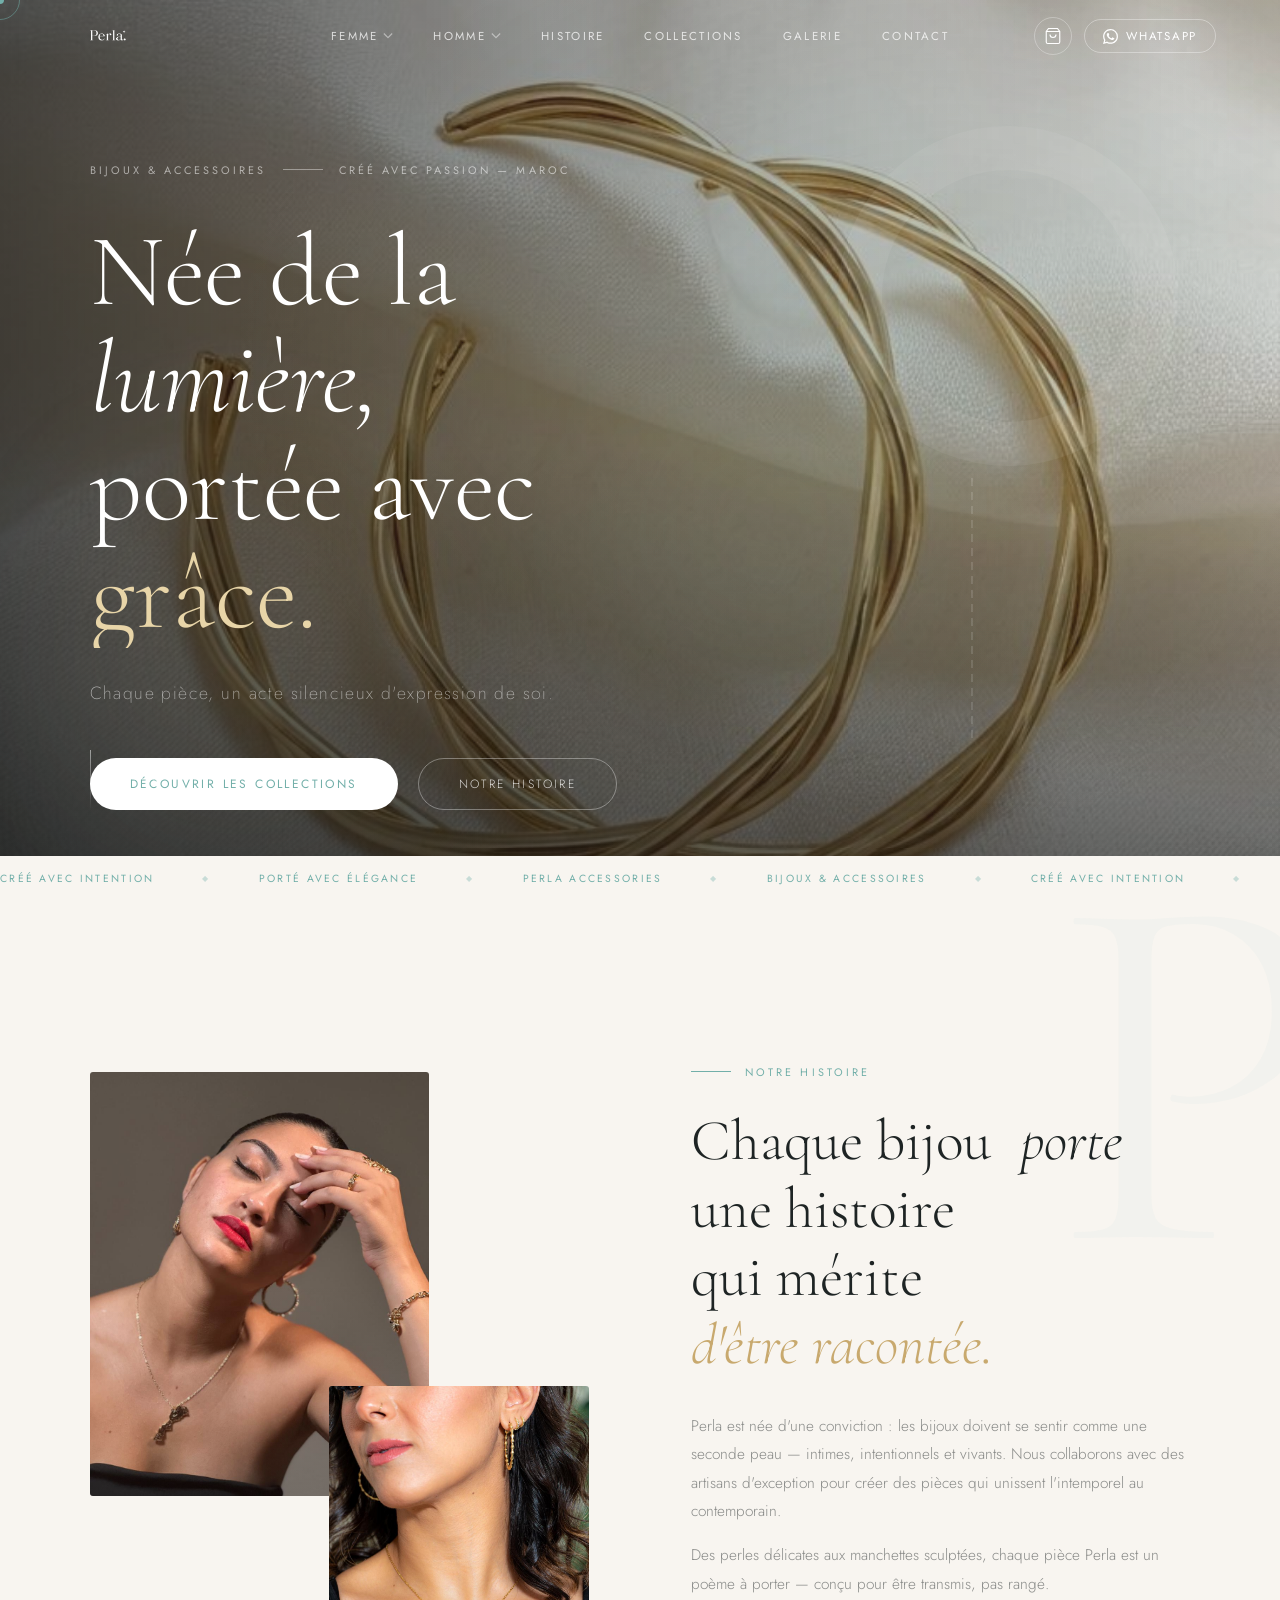
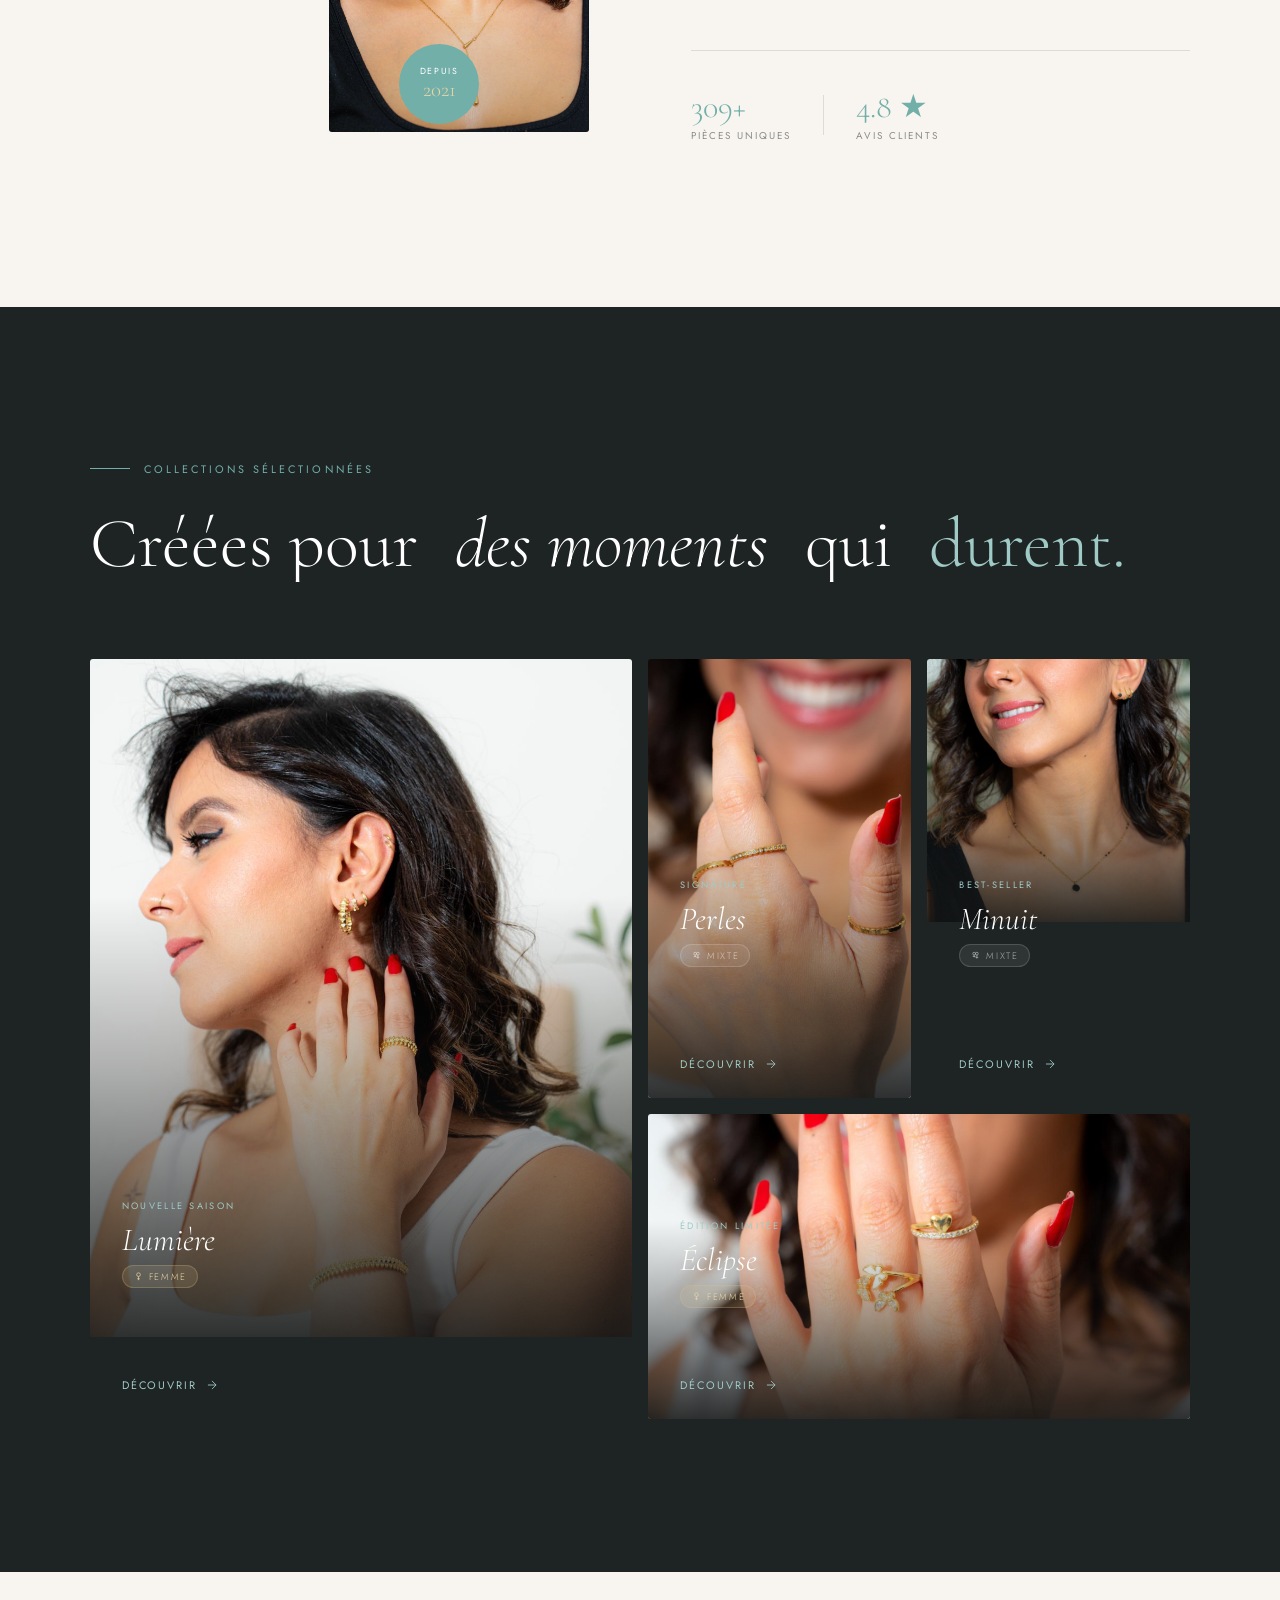
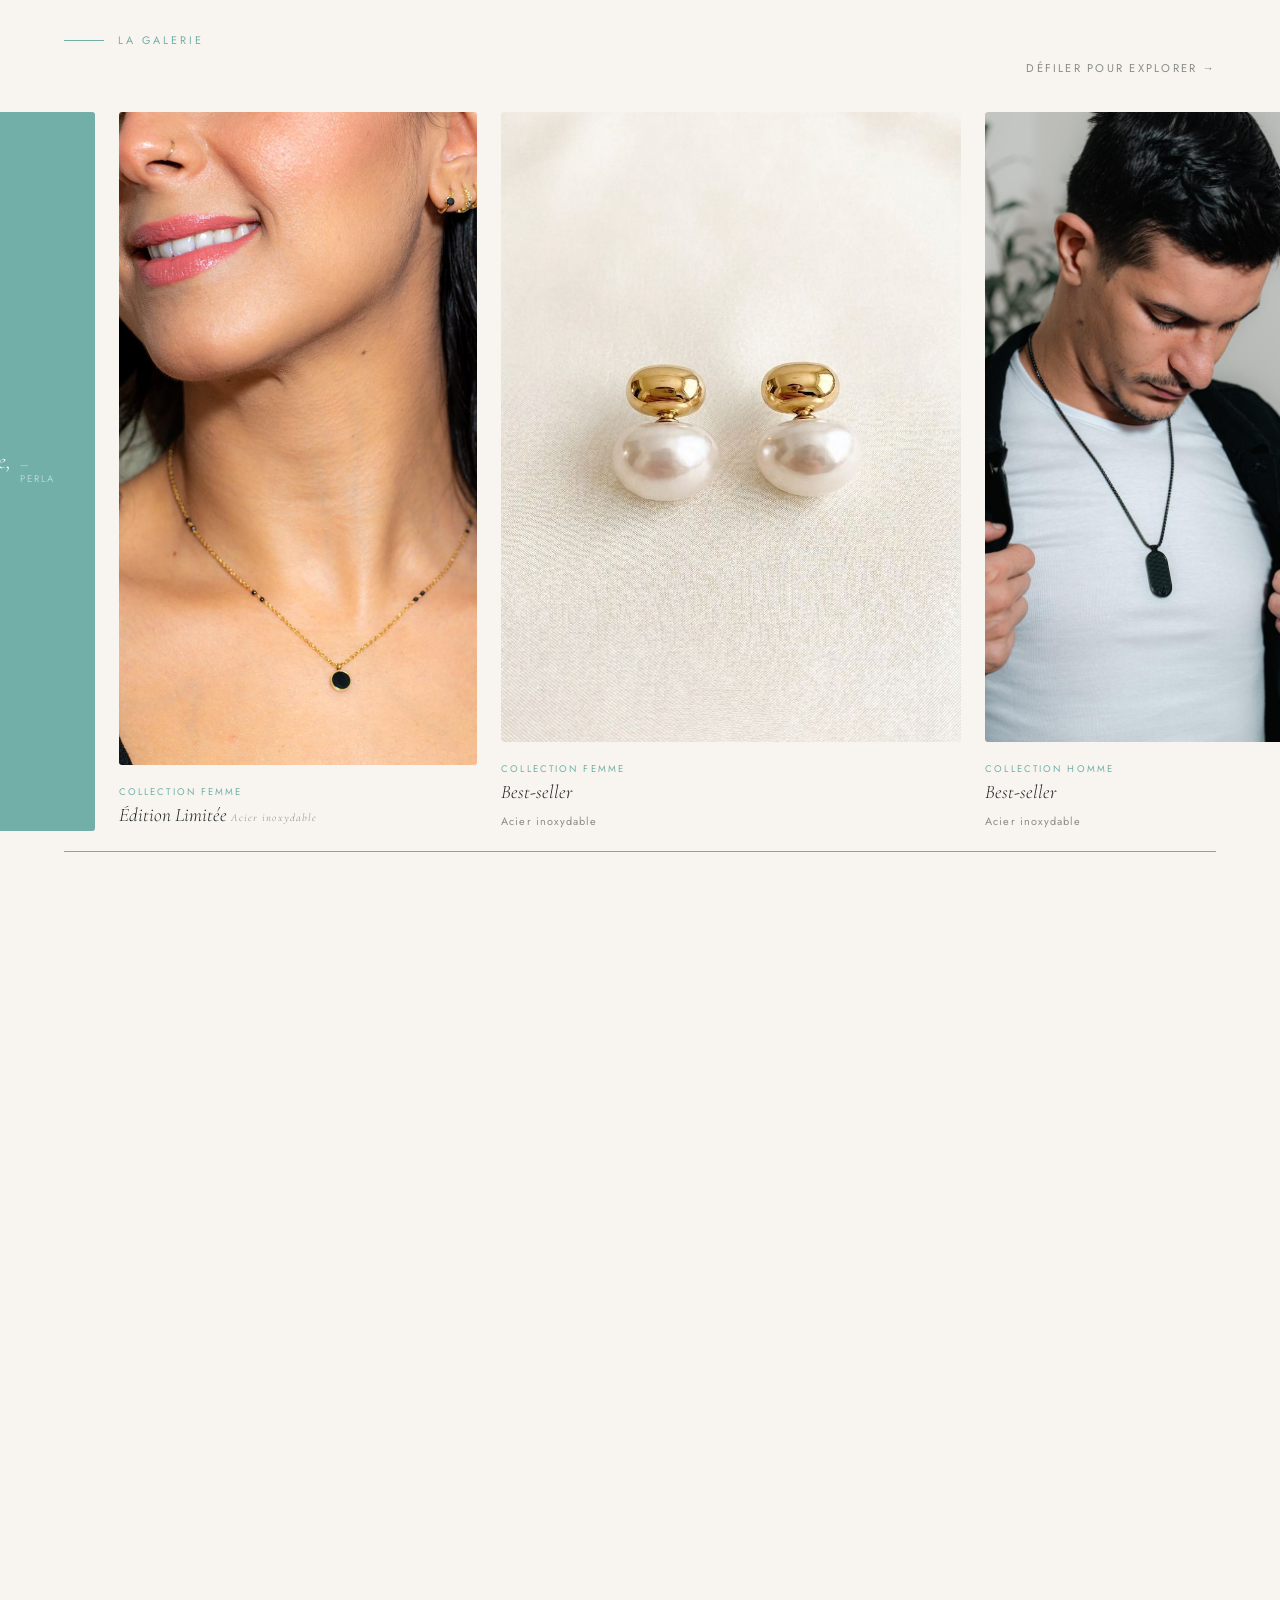
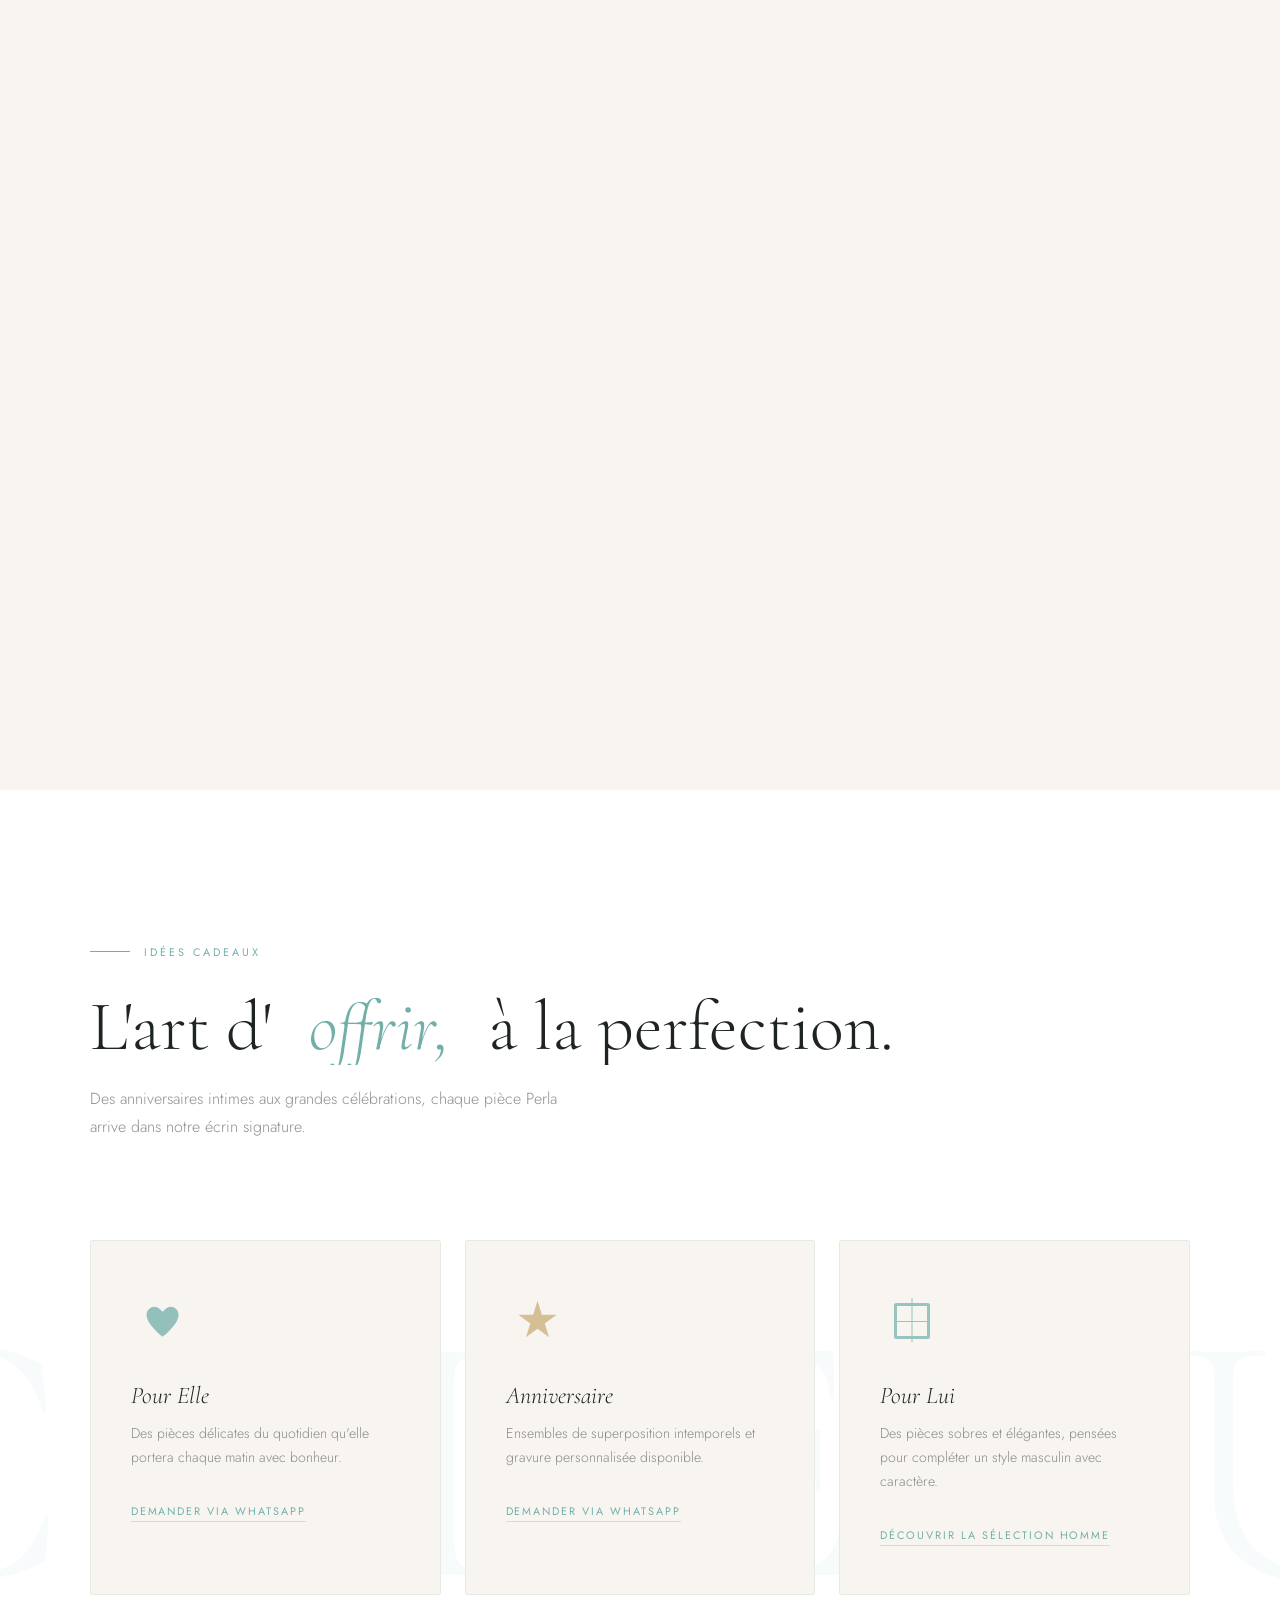
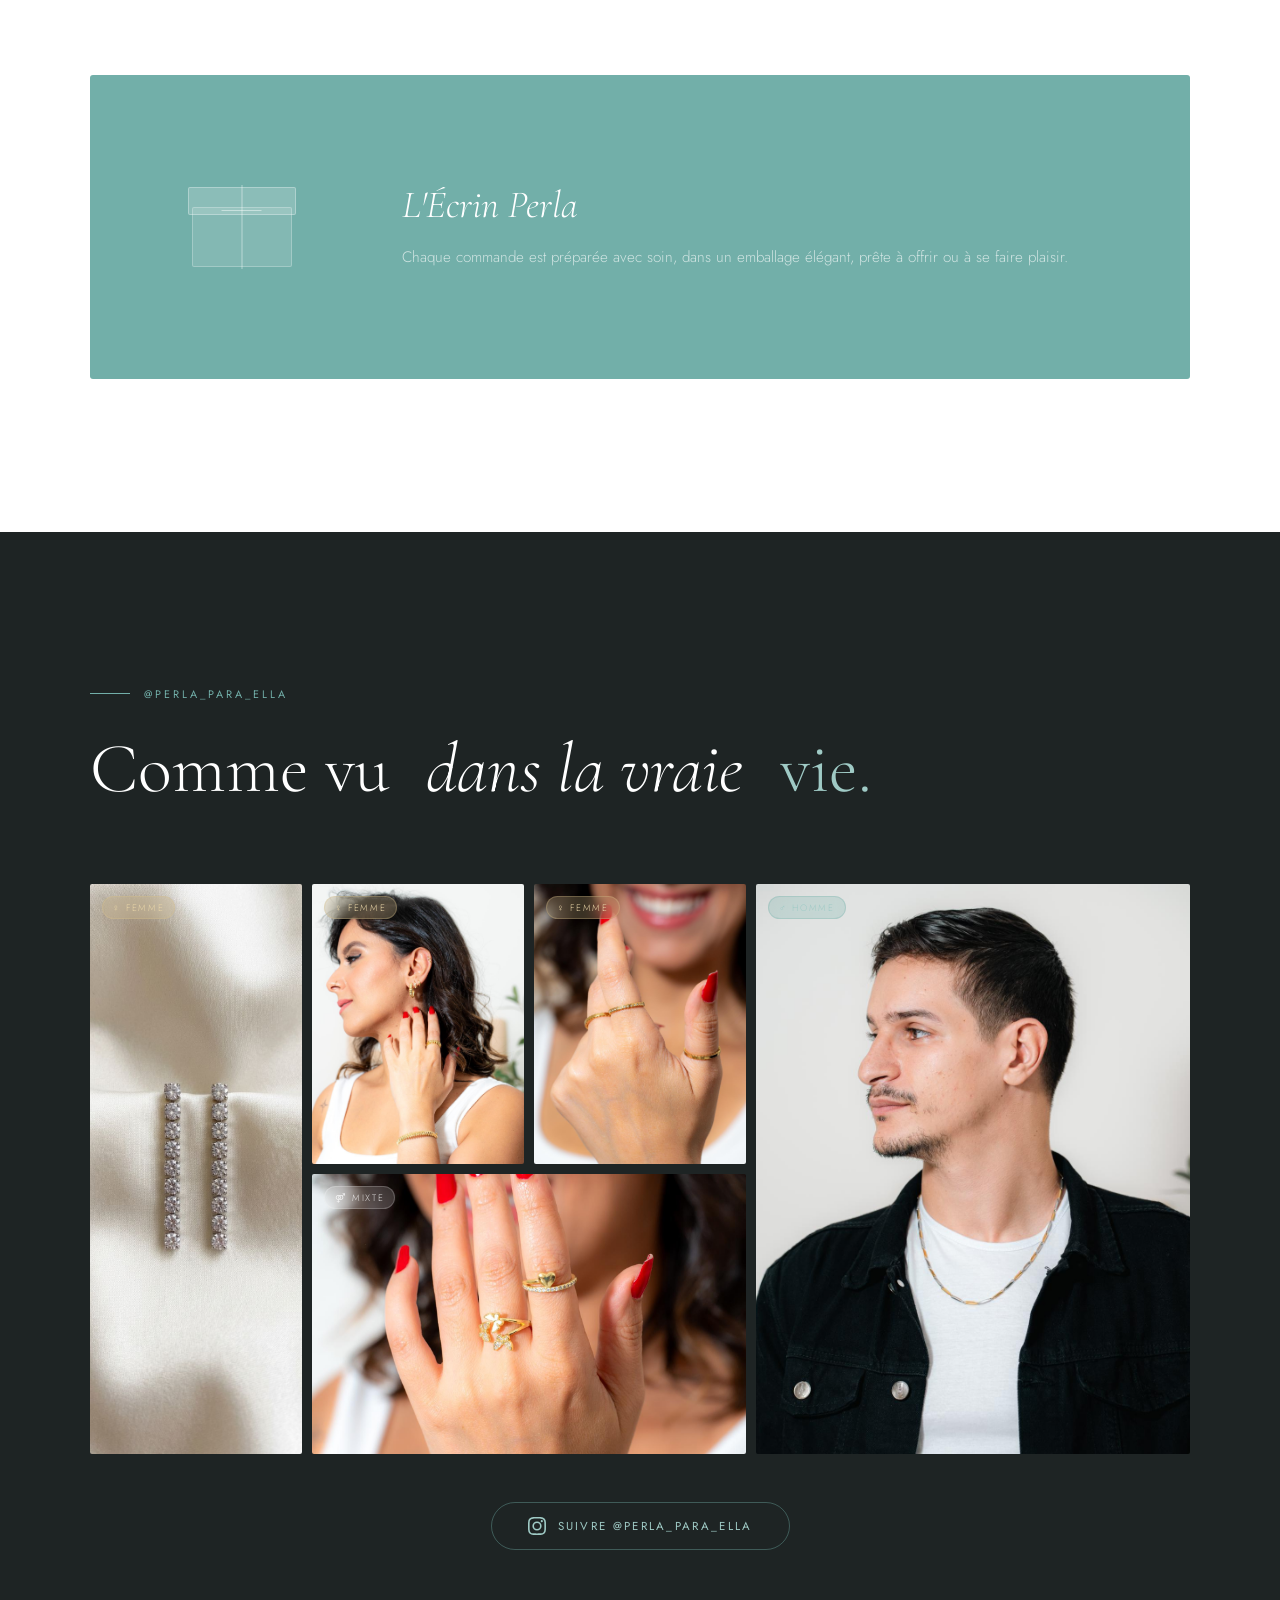
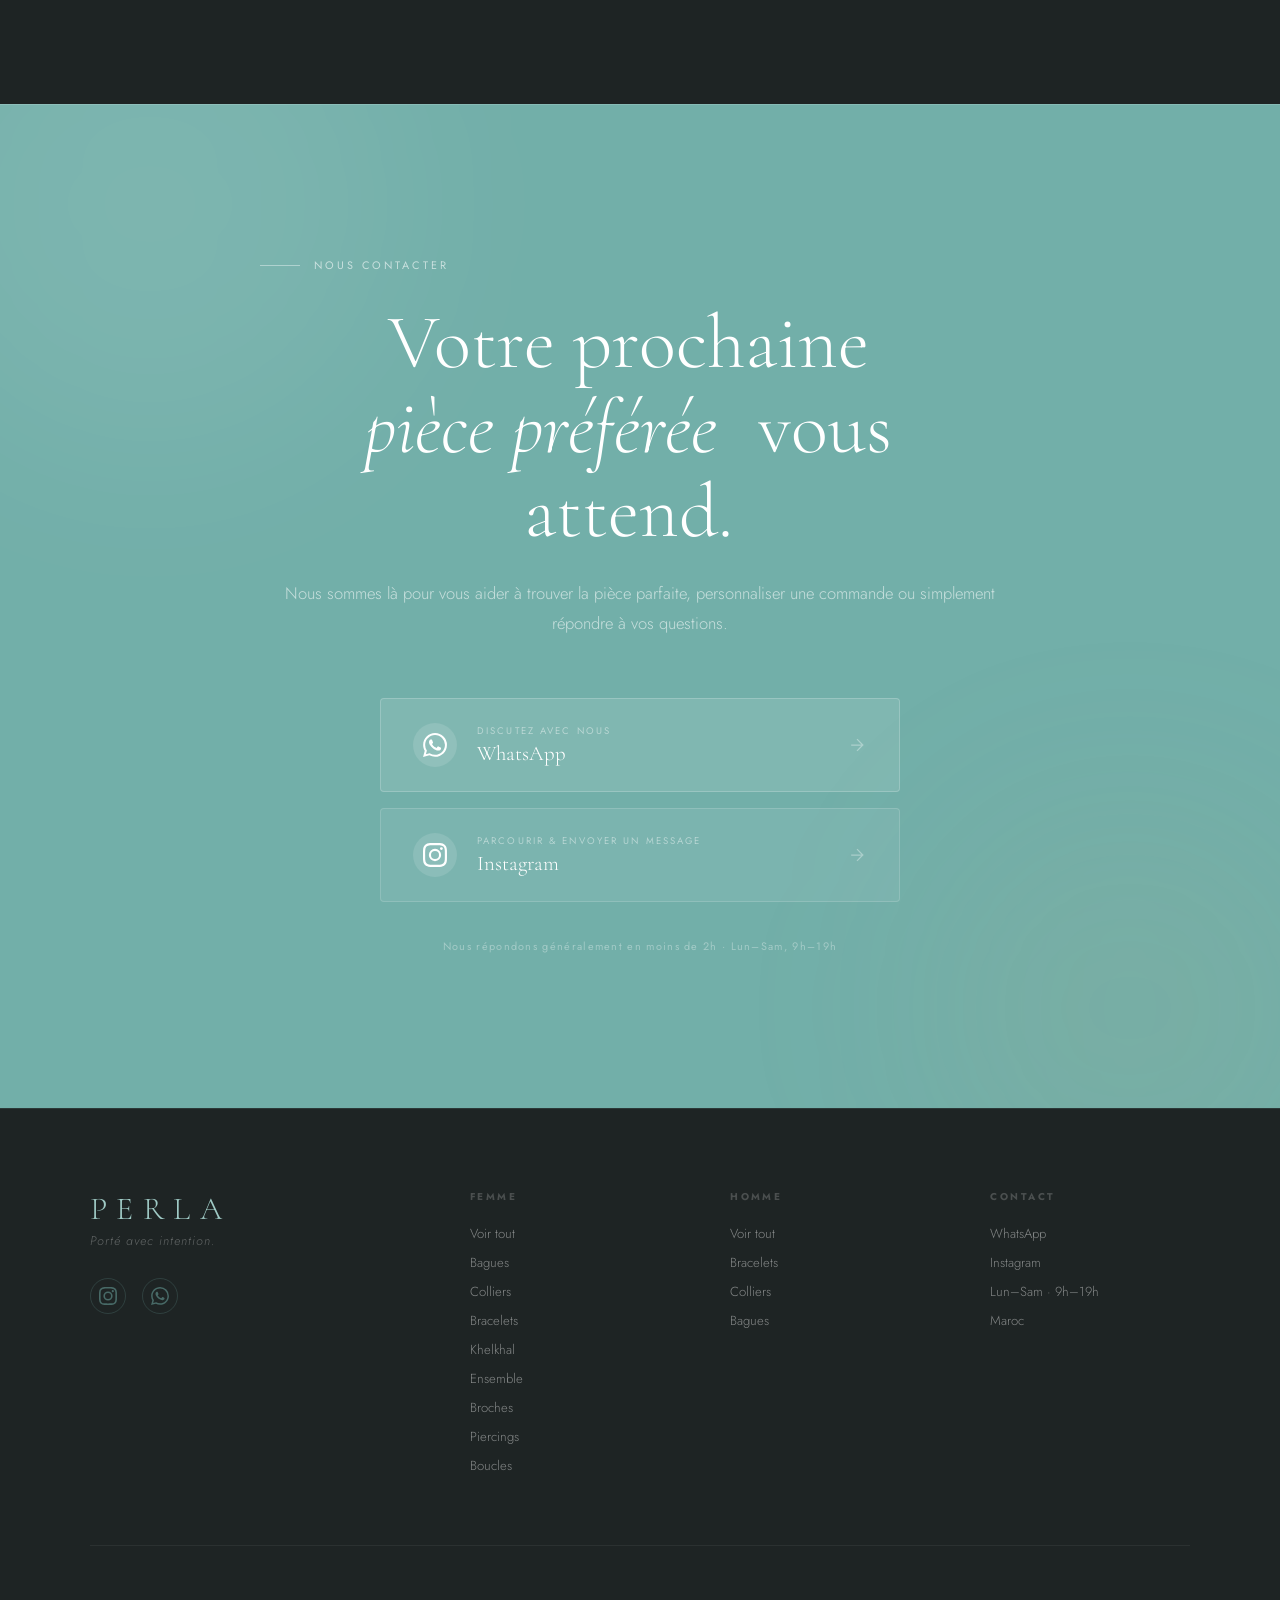
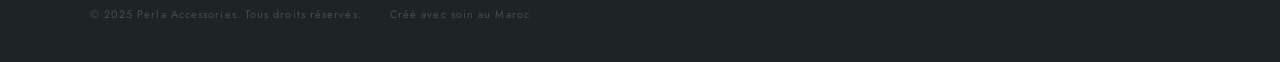
<file: index.html>
<!DOCTYPE html>
<html lang="fr">
<head>
  <meta charset="UTF-8" />
  <meta name="viewport" content="width=device-width, initial-scale=1.0" />
  <title>Perla — Bijoux &amp; Accessoires de Luxe</title>
  <meta name="description" content="Perla Accessories — Bijoux intemporels et accessoires créés pour la femme moderne." />
  <link rel="preconnect" href="https://fonts.googleapis.com" />
  <link rel="preconnect" href="https://fonts.gstatic.com" crossorigin />
  <link href="https://fonts.googleapis.com/css2?family=Cormorant+Garamond:ital,wght@0,300;0,400;0,500;1,300;1,400&family=Jost:wght@200;300;400&display=swap" rel="stylesheet" />
  <link rel="stylesheet" href="/style.css" />
  <link rel="stylesheet" href="/pages.css" />
</head>
<body data-page="index.html">

  <div class="cursor" id="cursor"></div>
  <div class="cursor-follower" id="cursorFollower"></div>

  <!-- ═══ NAVIGATION ═══ -->

  <!-- ═══ HERO ═══ -->
  <section class="hero" id="hero">
    <div class="hero-media">
      <!-- Real hero image -->
      <img src="/images/hero.jpg" alt="Perla Accessories" class="hero-img" />
      <!-- Cinematic overlays layered on top -->
      <div class="hero-overlay-gradient"></div>
      <div class="hero-overlay-vignette"></div>
      <div class="hero-orbs">
        <div class="orb orb-1"></div>
        <div class="orb orb-2"></div>
        <div class="orb orb-3"></div>
      </div>
      <div class="hero-deco hero-deco-ring"></div>
      <div class="hero-deco hero-deco-chain"></div>
    </div>

    <div class="hero-content">
      <div class="hero-eyebrow reveal-line">
        <span>Bijoux &amp; Accessoires</span>
        <span class="eyebrow-line"></span>
        <span>Créé avec passion — Maroc</span>
      </div>
      <h1 class="hero-title">
        <span class="split-line" data-delay="0">Née de la</span>
        <span class="split-line italic" data-delay="120">lumière,</span>
        <span class="split-line" data-delay="240">portée avec</span>
        <span class="split-line gold" data-delay="360">grâce.</span>
      </h1>
      <p class="hero-sub reveal-fade" data-delay="600">
        Chaque pièce, un acte silencieux d'expression de soi.
      </p>
      <div class="hero-actions reveal-fade" data-delay="800">
        <a href="/products.html" class="btn-primary">Découvrir les Collections</a>
        <a href="#story" class="btn-ghost">Notre Histoire</a>
      </div>
    </div>

    <div class="hero-scroll-hint">
      <div class="scroll-line"></div>
      <span>Défiler</span>
    </div>

    <div class="hero-marquee">
      <div class="marquee-track">
        <span>Créé avec intention</span>
        <span class="marquee-dot">◆</span>
        <span>Porté avec élégance</span>
        <span class="marquee-dot">◆</span>
        <span>Perla Accessories</span>
        <span class="marquee-dot">◆</span>
        <span>Bijoux &amp; Accessoires</span>
        <span class="marquee-dot">◆</span>
        <span>Créé avec intention</span>
        <span class="marquee-dot">◆</span>
        <span>Porté avec élégance</span>
        <span class="marquee-dot">◆</span>
        <span>Perla Accessories</span>
        <span class="marquee-dot">◆</span>
        <span>Bijoux &amp; Accessoires</span>
        <span class="marquee-dot">◆</span>
      </div>
    </div>
  </section>

  <!-- ═══ NOTRE HISTOIRE ═══ -->
  <section class="story" id="story">
    <div class="story-grid">
      <div class="story-visual">
        <div class="story-img-wrap">

          <!-- Story image 1 — real photo -->
          <div class="story-img story-img-1">
            <img src="/images/femme-story1.jpg" alt="Perla — Notre histoire" class="story-photo" />
            <div class="story-img-overlay"></div>
          </div>

          <!-- Story image 2 — real photo -->
          <div class="story-img story-img-2">
            <img src="/images/femme-story2.jpg" alt="Perla — Artisanat" class="story-photo" />
            <div class="story-img-overlay"></div>
          </div>

          <div class="story-badge">
            <span>Depuis</span>
            <strong>2021</strong>
          </div>
        </div>
      </div>

      <div class="story-text">
        <div class="section-label reveal-label">
          <span class="label-line"></span>
          Notre Histoire
        </div>
        <h2 class="story-headline">
          <span class="reveal-word">Chaque bijou</span>
          <span class="reveal-word italic">porte</span>
          <span class="reveal-word">une histoire</span>
          <span class="reveal-word">qui mérite</span>
          <span class="reveal-word italic gold">d'être racontée.</span>
        </h2>
        <div class="story-body reveal-fade">
          <p>Perla est née d'une conviction : les bijoux doivent se sentir comme une seconde peau — intimes, intentionnels et vivants. Nous collaborons avec des artisans d'exception pour créer des pièces qui unissent l'intemporel au contemporain.</p>
          <p>Des perles délicates aux manchettes sculptées, chaque pièce Perla est un poème à porter — conçu pour être transmis, pas rangé.</p>
        </div>
        <div class="story-stats reveal-fade">
          <div class="stat">
            <span class="stat-num">340+</span>
            <span class="stat-label">Pièces Uniques</span>
          </div>
          <div class="stat-divider"></div>
          <div class="stat">
            <span class="stat-num">4.8 ★</span>
            <span class="stat-label">Avis Clients</span>
          </div>
        </div>
      </div>
    </div>
  </section>

  <!-- ═══ COLLECTIONS ═══ -->
  <section class="collections" id="collections">
    <div class="collections-header">
      <div class="section-label reveal-label">
        <span class="label-line"></span>
        Collections Sélectionnées
      </div>
      <h2 class="collections-title">
        <span class="reveal-word">Créées pour</span>
        <span class="reveal-word italic">des moments</span>
        <span class="reveal-word">qui</span>
        <span class="reveal-word gold">durent.</span>
      </h2>
    </div>

    <div class="collections-grid">

      <!-- Card 1 — product1.jpg -->
      <!-- Lumière — Femme -->
      <div class="collection-card card-large" data-collection="lumière">
        <div class="card-media">
          <img src="/images/femme-product1.jpg" alt="Collection Lumière" class="card-img" />
          <div class="card-img-overlay"></div>
        </div>
        <div class="card-content">
          <span class="card-tag">Nouvelle Saison</span>
          <h3 class="card-name">Lumière</h3>
          <div class="card-gender-badge card-gender-femme">
            <svg viewBox="0 0 24 24" fill="none" stroke="currentColor" stroke-width="1.5" width="11"><circle cx="12" cy="8" r="4"/><path d="M12 12v8M9 17h6"/></svg>
            Femme
          </div>
          <p class="card-desc">La lumière dorée capturée en forme. Bagues, joncs et manchettes qui subliment chaque instant.</p>
          <a href="/products.html?genre=Femme&collection=Lumière" class="card-link">
            Découvrir
            <svg width="14" height="14" viewBox="0 0 24 24" fill="none" stroke="currentColor" stroke-width="1.5"><path d="M5 12h14M12 5l7 7-7 7"/></svg>
          </a>
        </div>
      </div>

      <!-- Perles — Les deux -->
      <div class="collection-card card-tall" data-collection="perles">
        <div class="card-media">
          <img src="/images/femme-product2.jpg" alt="Collection Perles" class="card-img" />
          <div class="card-img-overlay"></div>
        </div>
        <div class="card-content">
          <span class="card-tag">Signature</span>
          <h3 class="card-name">Perles</h3>
          <div class="card-gender-badge card-gender-both">
            <svg viewBox="0 0 24 24" fill="none" stroke="currentColor" stroke-width="1.5" width="11"><circle cx="9" cy="8" r="3"/><circle cx="15" cy="8" r="3"/><path d="M9 11v5M6 14h6M15 11v8M12 16h6"/></svg>
            Mixte
          </div>
          <p class="card-desc">Notre obsession fondatrice. Perles naturelles et d'eau douce réinterprétées pour tous.</p>
          <a href="/products.html?collection=Perles" class="card-link">
            Découvrir
            <svg width="14" height="14" viewBox="0 0 24 24" fill="none" stroke="currentColor" stroke-width="1.5"><path d="M5 12h14M12 5l7 7-7 7"/></svg>
          </a>
        </div>
      </div>

      <!-- Éclipse — Femme -->
      <div class="collection-card card-wide" data-collection="eclipse">
        <div class="card-media">
          <img src="/images/femme-product3.jpg" alt="Collection Éclipse" class="card-img" />
          <div class="card-img-overlay"></div>
        </div>
        <div class="card-content">
          <span class="card-tag">Édition Limitée</span>
          <h3 class="card-name">Éclipse</h3>
          <div class="card-gender-badge card-gender-femme">
            <svg viewBox="0 0 24 24" fill="none" stroke="currentColor" stroke-width="1.5" width="11"><circle cx="12" cy="8" r="4"/><path d="M12 12v8M9 17h6"/></svg>
            Femme
          </div>
          <p class="card-desc">Arcs audacieux et espaces négatifs. Pour la femme qui porte sa présence avec éclat.</p>
          <a href="/products.html?genre=Femme&collection=Éclipse" class="card-link">
            Découvrir
            <svg width="14" height="14" viewBox="0 0 24 24" fill="none" stroke="currentColor" stroke-width="1.5"><path d="M5 12h14M12 5l7 7-7 7"/></svg>
          </a>
        </div>
      </div>

      <!-- Minuit — Les deux -->
      <div class="collection-card card-square" data-collection="minuit">
        <div class="card-media">
          <img src="/images/femme-product4.jpg" alt="Collection Minuit" class="card-img" />
          <div class="card-img-overlay"></div>
        </div>
        <div class="card-content">
          <span class="card-tag">Best-seller</span>
          <h3 class="card-name">Minuit</h3>
          <div class="card-gender-badge card-gender-both">
            <svg viewBox="0 0 24 24" fill="none" stroke="currentColor" stroke-width="1.5" width="11"><circle cx="9" cy="8" r="3"/><circle cx="15" cy="8" r="3"/><path d="M9 11v5M6 14h6M15 11v8M12 16h6"/></svg>
            Mixte
          </div>
          <p class="card-desc">Chaînes superposées et pierres de nuit. La collection du soir, pour elle et pour lui.</p>
          <a href="/products.html?collection=Minuit" class="card-link">
            Découvrir
            <svg width="14" height="14" viewBox="0 0 24 24" fill="none" stroke="currentColor" stroke-width="1.5"><path d="M5 12h14M12 5l7 7-7 7"/></svg>
          </a>
        </div>
      </div>

    </div>
  </section>

  <!-- ═══ GALERIE HORIZONTALE ═══ -->
  <section class="horizontal-section" id="horizontal">
    <div class="horizontal-sticky">
      <div class="horizontal-header">
        <div class="section-label">
          <span class="label-line"></span>
          La Galerie
        </div>
        <p class="horizontal-hint">Défiler pour explorer →</p>
      </div>
      <div class="horizontal-track-wrap" id="hTrackWrap">
        <div class="horizontal-track" id="hTrack">

          <!-- Product 1 -->
          <div class="h-card">
            <div class="h-card-img">
              <img src="/images/femme-product1.jpg" alt="Bijou Femme" class="h-card-photo" />
              <div class="h-card-overlay"></div>
            </div>
            <div class="h-card-info">
              <span class="h-card-collection">Collection Femme</span>
              <h4 class="h-card-name">Nouvelle Saison</h4>
              <span class="h-card-material">Acier inoxydable</span>
            </div>
          </div>

          <!-- Product 2 — featured -->
          <div class="h-card h-card-featured">
            <div class="h-card-img">
              <img src="/images/femme-product2.jpg" alt="Bijou Femme" class="h-card-photo" />
              <div class="h-card-overlay"></div>
            </div>
            <div class="h-card-info">
              <span class="h-card-collection">Collection Femme</span>
              <h4 class="h-card-name">Signature</h4>
              <span class="h-card-material">Acier inoxydable</span>
            </div>
          </div>

          <!-- Product 3 -->
          <div class="h-card">
            <div class="h-card-img">
              <img src="/images/femme-product3.jpg" alt="Bijou Femme" class="h-card-photo" />
              <div class="h-card-overlay"></div>
            </div>
            <div class="h-card-info">
              <span class="h-card-collection">Collection Femme</span>
              <h4 class="h-card-name">Best-seller</h4>
              <span class="h-card-material">Acier inoxydable</span>
            </div>
          </div>

          <!-- Quote card -->
          <div class="h-card h-card-quote">
            <div class="hci-label-card">
              <p class="hci-label-quote">« Porter ce qui vous rend plus vous-même, en mieux. »</p>
              <span class="hci-label-attr">— Perla</span>
            </div>
          </div>

          <!-- Product 4 -->
          <div class="h-card">
            <div class="h-card-img">
              <img src="/images/femme-product4.jpg" alt="Bijou Femme" class="h-card-photo" />
              <div class="h-card-overlay"></div>
            </div>
            <div class="h-card-info">
              <span class="h-card-collection">Collection Femme</span>
              <h4 class="h-card-name">Édition Limitée</span>
              <span class="h-card-material">Acier inoxydable</span>
            </div>
          </div>

          <!-- Product 5 — featured -->
          <div class="h-card h-card-featured">
            <div class="h-card-img">
              <img src="/images/femme-product5.jpg" alt="Bijou Femme" class="h-card-photo" />
              <div class="h-card-overlay"></div>
            </div>
            <div class="h-card-info">
              <span class="h-card-collection">Collection Femme</span>
              <h4 class="h-card-name">Best-seller</h4>
              <span class="h-card-material">Acier inoxydable</span>
            </div>
          </div>

          <!-- Product 6 -->
          <div class="h-card">
            <div class="h-card-img">
              <img src="/images/homme-product6.jpg" alt="Bijou Homme" class="h-card-photo" />
              <div class="h-card-overlay"></div>
            </div>
            <div class="h-card-info">
              <span class="h-card-collection">Collection Homme</span>
              <h4 class="h-card-name">Best-seller</h4>
              <span class="h-card-material">Acier inoxydable</span>
            </div>
          </div>

        </div>
      </div>
      <div class="h-progress-bar">
        <div class="h-progress-fill" id="hProgress"></div>
      </div>
    </div>
  </section>

  <!-- ═══ IDÉES CADEAUX ═══ -->
  <section class="gifts" id="gifts">
    <div class="gifts-bg-text">CADEAU</div>
    <div class="gifts-inner">
      <div class="gifts-header">
        <div class="section-label reveal-label">
          <span class="label-line"></span>
          Idées Cadeaux
        </div>
        <h2 class="gifts-title">
          <span class="reveal-word">L'art d'</span>
          <span class="reveal-word italic gold">offrir,</span>
          <span class="reveal-word">à la perfection.</span>
        </h2>
        <p class="gifts-sub reveal-fade">Des anniversaires intimes aux grandes célébrations, chaque pièce Perla arrive dans notre écrin signature.</p>
      </div>

      <div class="gifts-grid">
        <div class="gift-card gc-1 reveal-fade">
          <div class="gift-icon">
            <div class="gi-shape gi-heart"></div>
          </div>
          <h4>Pour Elle</h4>
          <p>Des pièces délicates du quotidien qu'elle portera chaque matin avec bonheur.</p>
          <a href="https://wa.me/212660055928?text=Bonjour Perla, je recherche un cadeau pour elle." target="_blank" class="gift-cta">Demander via WhatsApp</a>
        </div>
        <div class="gift-card gc-2 reveal-fade" style="--delay:0.15s">
          <div class="gift-icon">
            <div class="gi-shape gi-star"></div>
          </div>
          <h4>Anniversaire</h4>
          <p>Ensembles de superposition intemporels et gravure personnalisée disponible.</p>
          <a href="https://wa.me/212660055928?text=Bonjour Perla, je recherche un cadeau pour un anniversaire." target="_blank" class="gift-cta">Demander via WhatsApp</a>
        </div>
        <div class="gift-card gc-3 reveal-fade" style="--delay:0.3s">
          <div class="gift-icon">
            <div class="gi-shape gi-box"></div>
          </div>
          <h4>Pour Lui</h4>
          <p>Des pièces sobres et élégantes, pensées pour compléter un style masculin avec caractère.</p>
          <a href="https://wa.me/212660055928?text=Bonjour Perla, je souhaite découvrir la sélection pour lui." target="_blank" class="gift-cta">Découvrir la sélection Homme</a>
        </div>
      </div>

      <div class="gift-box-feature reveal-fade">
        <div class="gift-box-visual">
          <div class="gift-box-3d">
            <div class="box-lid"></div>
            <div class="box-body"></div>
            <div class="box-ribbon"></div>
          </div>
        </div>
        <div class="gift-box-text">
          <h3>L'Écrin Perla</h3>
          <p>Chaque commande est préparée avec soin, dans un emballage élégant, prête à offrir ou à se faire plaisir.</p>
        </div>
      </div>
    </div>
  </section>

  <!-- ═══ GALERIE INSTAGRAM ═══ -->
  <section class="instagram" id="gallery">
    <div class="instagram-header">
      <div class="section-label reveal-label">
        <span class="label-line"></span>
        @perla_para_ella
      </div>
      <h2 class="instagram-title">
        <span class="reveal-word">Comme vu</span>
        <span class="reveal-word italic">dans la vraie</span>
        <span class="reveal-word gold">vie.</span>
      </h2>
    </div>

    <div class="ig-grid">

      <!-- Cell 1 — Femme look -->
      <div class="ig-cell ig-cell-1 reveal-img" style="--delay:0s">
        <div class="ig-inner">
          <img src="/images/femme-instagram2.jpg" alt="Perla Femme" class="ig-photo" />
          <div class="ig-gender-tag ig-gender-femme">♀ Femme</div>
          <div class="ig-overlay">
            <a href="/products.html?genre=Femme" class="ig-overlay-link">
              Voir la collection Femme
              <svg viewBox="0 0 24 24" fill="none" stroke="currentColor" stroke-width="1.5" width="14"><path d="M5 12h14M12 5l7 7-7 7"/></svg>
            </a>
            <a href="https://instagram.com/perla_para_ella" target="_blank" class="ig-overlay-ig">
              <svg viewBox="0 0 24 24" fill="white" width="18"><path d="M12 2.163c3.204 0 3.584.012 4.85.07 3.252.148 4.771 1.691 4.919 4.919.058 1.265.069 1.645.069 4.849 0 3.205-.012 3.584-.069 4.849-.149 3.225-1.664 4.771-4.919 4.919-1.266.058-1.644.07-4.85.07-3.204 0-3.584-.012-4.849-.07-3.26-.149-4.771-1.699-4.919-4.92-.058-1.265-.07-1.644-.07-4.849 0-3.204.013-3.583.07-4.849.149-3.227 1.664-4.771 4.919-4.919 1.266-.057 1.645-.069 4.849-.069zM12 0C8.741 0 8.333.014 7.053.072 2.695.272.273 2.69.073 7.052.014 8.333 0 8.741 0 12c0 3.259.014 3.668.072 4.948.2 4.358 2.618 6.78 6.98 6.98C8.333 23.986 8.741 24 12 24c3.259 0 3.668-.014 4.948-.072 4.354-.2 6.782-2.618 6.979-6.98.059-1.28.073-1.689.073-4.948 0-3.259-.014-3.667-.072-4.947-.196-4.354-2.617-6.78-6.979-6.98C15.668.014 15.259 0 12 0zm0 5.838a6.162 6.162 0 100 12.324 6.162 6.162 0 000-12.324zM12 16a4 4 0 110-8 4 4 0 010 8zm6.406-11.845a1.44 1.44 0 100 2.881 1.44 1.44 0 000-2.881z"/></svg>
              Instagram
            </a>
          </div>
        </div>
      </div>

      <!-- Cell 2 — Boucles Soleil (Femme) -->
      <div class="ig-cell ig-cell-2 reveal-img" style="--delay:0.1s">
        <div class="ig-inner">
          <img src="/images/femme-product1.jpg" alt="Boucles Soleil — Femme" class="ig-photo" />
          <div class="ig-gender-tag ig-gender-femme">♀ Femme</div>
          <div class="ig-overlay">
            <a href="/products.html?genre=Femme&category=Boucles d'oreilles" class="ig-overlay-link">
              Boucles d'oreilles Femme
              <svg viewBox="0 0 24 24" fill="none" stroke="currentColor" stroke-width="1.5" width="14"><path d="M5 12h14M12 5l7 7-7 7"/></svg>
            </a>
            <a href="https://instagram.com/perla_para_ella" target="_blank" class="ig-overlay-ig">
              <svg viewBox="0 0 24 24" fill="white" width="18"><path d="M12 2.163c3.204 0 3.584.012 4.85.07 3.252.148 4.771 1.691 4.919 4.919.058 1.265.069 1.645.069 4.849 0 3.205-.012 3.584-.069 4.849-.149 3.225-1.664 4.771-4.919 4.919-1.266.058-1.644.07-4.85.07-3.204 0-3.584-.012-4.849-.07-3.26-.149-4.771-1.699-4.919-4.92-.058-1.265-.07-1.644-.07-4.849 0-3.204.013-3.583.07-4.849.149-3.227 1.664-4.771 4.919-4.919 1.266-.057 1.645-.069 4.849-.069zM12 0C8.741 0 8.333.014 7.053.072 2.695.272.273 2.69.073 7.052.014 8.333 0 8.741 0 12c0 3.259.014 3.668.072 4.948.2 4.358 2.618 6.78 6.98 6.98C8.333 23.986 8.741 24 12 24c3.259 0 3.668-.014 4.948-.072 4.354-.2 6.782-2.618 6.979-6.98.059-1.28.073-1.689.073-4.948 0-3.259-.014-3.667-.072-4.947-.196-4.354-2.617-6.78-6.979-6.98C15.668.014 15.259 0 12 0zm0 5.838a6.162 6.162 0 100 12.324 6.162 6.162 0 000-12.324zM12 16a4 4 0 110-8 4 4 0 010 8zm6.406-11.845a1.44 1.44 0 100 2.881 1.44 1.44 0 000-2.881z"/></svg>
              Instagram
            </a>
          </div>
        </div>
      </div>

      <!-- Cell 3 — Bagues Aurore (Femme) -->
      <div class="ig-cell ig-cell-3 reveal-img" style="--delay:0.2s">
        <div class="ig-inner">
          <img src="/images/femme-product2.jpg" alt="Bagues Aurore — Femme" class="ig-photo" />
          <div class="ig-gender-tag ig-gender-femme">♀ Femme</div>
          <div class="ig-overlay">
            <a href="/products.html?genre=Femme&category=Bagues" class="ig-overlay-link">
              Bagues Femme
              <svg viewBox="0 0 24 24" fill="none" stroke="currentColor" stroke-width="1.5" width="14"><path d="M5 12h14M12 5l7 7-7 7"/></svg>
            </a>
            <a href="https://instagram.com/perla_para_ella" target="_blank" class="ig-overlay-ig">
              <svg viewBox="0 0 24 24" fill="white" width="18"><path d="M12 2.163c3.204 0 3.584.012 4.85.07 3.252.148 4.771 1.691 4.919 4.919.058 1.265.069 1.645.069 4.849 0 3.205-.012 3.584-.069 4.849-.149 3.225-1.664 4.771-4.919 4.919-1.266.058-1.644.07-4.85.07-3.204 0-3.584-.012-4.849-.07-3.26-.149-4.771-1.699-4.919-4.92-.058-1.265-.07-1.644-.07-4.849 0-3.204.013-3.583.07-4.849.149-3.227 1.664-4.771 4.919-4.919 1.266-.057 1.645-.069 4.849-.069zM12 0C8.741 0 8.333.014 7.053.072 2.695.272.273 2.69.073 7.052.014 8.333 0 8.741 0 12c0 3.259.014 3.668.072 4.948.2 4.358 2.618 6.78 6.98 6.98C8.333 23.986 8.741 24 12 24c3.259 0 3.668-.014 4.948-.072 4.354-.2 6.782-2.618 6.979-6.98.059-1.28.073-1.689.073-4.948 0-3.259-.014-3.667-.072-4.947-.196-4.354-2.617-6.78-6.979-6.98C15.668.014 15.259 0 12 0zm0 5.838a6.162 6.162 0 100 12.324 6.162 6.162 0 000-12.324zM12 16a4 4 0 110-8 4 4 0 010 8zm6.406-11.845a1.44 1.44 0 100 2.881 1.44 1.44 0 000-2.881z"/></svg>
              Instagram
            </a>
          </div>
        </div>
      </div>

      <!-- Cell 4 — Homme look -->
      <div class="ig-cell ig-cell-4 reveal-img" style="--delay:0.15s">
        <div class="ig-inner">
          <img src="/images/homme-instagram1.jpg" alt="Perla Homme" class="ig-photo" />
          <div class="ig-gender-tag ig-gender-homme">♂ Homme</div>
          <div class="ig-overlay">
            <a href="/products.html?genre=Homme" class="ig-overlay-link">
              Voir la collection Homme
              <svg viewBox="0 0 24 24" fill="none" stroke="currentColor" stroke-width="1.5" width="14"><path d="M5 12h14M12 5l7 7-7 7"/></svg>
            </a>
            <a href="https://instagram.com/perla_para_ella" target="_blank" class="ig-overlay-ig">
              <svg viewBox="0 0 24 24" fill="white" width="18"><path d="M12 2.163c3.204 0 3.584.012 4.85.07 3.252.148 4.771 1.691 4.919 4.919.058 1.265.069 1.645.069 4.849 0 3.205-.012 3.584-.069 4.849-.149 3.225-1.664 4.771-4.919 4.919-1.266.058-1.644.07-4.85.07-3.204 0-3.584-.012-4.849-.07-3.26-.149-4.771-1.699-4.919-4.92-.058-1.265-.07-1.644-.07-4.849 0-3.204.013-3.583.07-4.849.149-3.227 1.664-4.771 4.919-4.919 1.266-.057 1.645-.069 4.849-.069zM12 0C8.741 0 8.333.014 7.053.072 2.695.272.273 2.69.073 7.052.014 8.333 0 8.741 0 12c0 3.259.014 3.668.072 4.948.2 4.358 2.618 6.78 6.98 6.98C8.333 23.986 8.741 24 12 24c3.259 0 3.668-.014 4.948-.072 4.354-.2 6.782-2.618 6.979-6.98.059-1.28.073-1.689.073-4.948 0-3.259-.014-3.667-.072-4.947-.196-4.354-2.617-6.78-6.979-6.98C15.668.014 15.259 0 12 0zm0 5.838a6.162 6.162 0 100 12.324 6.162 6.162 0 000-12.324zM12 16a4 4 0 110-8 4 4 0 010 8zm6.406-11.845a1.44 1.44 0 100 2.881 1.44 1.44 0 000-2.881z"/></svg>
              Instagram
            </a>
          </div>
        </div>
      </div>

      <!-- Cell 5 — Collier Rivière (Mixte) -->
      <div class="ig-cell ig-cell-5 reveal-img" style="--delay:0.25s">
        <div class="ig-inner">
          <img src="/images/femme-product3.jpg" alt="Collier Rivière — Mixte" class="ig-photo" />
          <div class="ig-gender-tag ig-gender-both">⚤ Mixte</div>
          <div class="ig-overlay">
            <a href="/products.html?collection=Perles" class="ig-overlay-link">
              Collection Perles
              <svg viewBox="0 0 24 24" fill="none" stroke="currentColor" stroke-width="1.5" width="14"><path d="M5 12h14M12 5l7 7-7 7"/></svg>
            </a>
            <a href="https://instagram.com/perla_para_ella" target="_blank" class="ig-overlay-ig">
              <svg viewBox="0 0 24 24" fill="white" width="18"><path d="M12 2.163c3.204 0 3.584.012 4.85.07 3.252.148 4.771 1.691 4.919 4.919.058 1.265.069 1.645.069 4.849 0 3.205-.012 3.584-.069 4.849-.149 3.225-1.664 4.771-4.919 4.919-1.266.058-1.644.07-4.85.07-3.204 0-3.584-.012-4.849-.07-3.26-.149-4.771-1.699-4.919-4.92-.058-1.265-.07-1.644-.07-4.849 0-3.204.013-3.583.07-4.849.149-3.227 1.664-4.771 4.919-4.919 1.266-.057 1.645-.069 4.849-.069zM12 0C8.741 0 8.333.014 7.053.072 2.695.272.273 2.69.073 7.052.014 8.333 0 8.741 0 12c0 3.259.014 3.668.072 4.948.2 4.358 2.618 6.78 6.98 6.98C8.333 23.986 8.741 24 12 24c3.259 0 3.668-.014 4.948-.072 4.354-.2 6.782-2.618 6.979-6.98.059-1.28.073-1.689.073-4.948 0-3.259-.014-3.667-.072-4.947-.196-4.354-2.617-6.78-6.979-6.98C15.668.014 15.259 0 12 0zm0 5.838a6.162 6.162 0 100 12.324 6.162 6.162 0 000-12.324zM12 16a4 4 0 110-8 4 4 0 010 8zm6.406-11.845a1.44 1.44 0 100 2.881 1.44 1.44 0 000-2.881z"/></svg>
              Instagram
            </a>
          </div>
        </div>
      </div>

    </div>

    <div class="ig-follow reveal-fade">
      <a href="https://instagram.com/perla_para_ella" target="_blank" class="ig-follow-btn">
        <svg viewBox="0 0 24 24" fill="currentColor" width="18"><path d="M12 2.163c3.204 0 3.584.012 4.85.07 3.252.148 4.771 1.691 4.919 4.919.058 1.265.069 1.645.069 4.849 0 3.205-.012 3.584-.069 4.849-.149 3.225-1.664 4.771-4.919 4.919-1.266.058-1.644.07-4.85.07-3.204 0-3.584-.012-4.849-.07-3.26-.149-4.771-1.699-4.919-4.92-.058-1.265-.07-1.644-.07-4.849 0-3.204.013-3.583.07-4.849.149-3.227 1.664-4.771 4.919-4.919 1.266-.057 1.645-.069 4.849-.069zM12 0C8.741 0 8.333.014 7.053.072 2.695.272.273 2.69.073 7.052.014 8.333 0 8.741 0 12c0 3.259.014 3.668.072 4.948.2 4.358 2.618 6.78 6.98 6.98C8.333 23.986 8.741 24 12 24c3.259 0 3.668-.014 4.948-.072 4.354-.2 6.782-2.618 6.979-6.98.059-1.28.073-1.689.073-4.948 0-3.259-.014-3.667-.072-4.947-.196-4.354-2.617-6.78-6.979-6.98C15.668.014 15.259 0 12 0zm0 5.838a6.162 6.162 0 100 12.324 6.162 6.162 0 000-12.324zM12 16a4 4 0 110-8 4 4 0 010 8zm6.406-11.845a1.44 1.44 0 100 2.881 1.44 1.44 0 000-2.881z"/></svg>
        Suivre @perla_para_ella
      </a>
    </div>
  </section>

  <!-- ═══ CONTACT ═══ -->
  <section class="contact" id="contact">
    <div class="contact-bg">
      <div class="contact-orb contact-orb-1"></div>
      <div class="contact-orb contact-orb-2"></div>
    </div>
    <div class="contact-inner">
      <div class="section-label reveal-label light">
        <span class="label-line"></span>
        Nous Contacter
      </div>
      <h2 class="contact-title">
        <span class="reveal-word">Votre prochaine</span>
        <span class="reveal-word italic">pièce préférée</span>
        <span class="reveal-word">vous</span>
        <span class="reveal-word">attend.</span>
      </h2>
      <p class="contact-sub reveal-fade">Nous sommes là pour vous aider à trouver la pièce parfaite, personnaliser une commande ou simplement répondre à vos questions.</p>
      <div class="contact-channels reveal-fade">
        <a href="https://wa.me/212660055928?text=Bonjour Perla, je souhaite en savoir plus sur vos collections." target="_blank" class="channel-btn channel-whatsapp">
          <div class="channel-icon">
            <svg viewBox="0 0 24 24" fill="currentColor" width="24"><path d="M17.472 14.382c-.297-.149-1.758-.867-2.03-.967-.273-.099-.471-.148-.67.15-.197.297-.767.966-.94 1.164-.173.199-.347.223-.644.075-.297-.15-1.255-.463-2.39-1.475-.883-.788-1.48-1.761-1.653-2.059-.173-.297-.018-.458.13-.606.134-.133.298-.347.446-.52.149-.174.198-.298.298-.497.099-.198.05-.371-.025-.52-.075-.149-.669-1.612-.916-2.207-.242-.579-.487-.5-.669-.51-.173-.008-.371-.01-.57-.01-.198 0-.52.074-.792.372-.272.297-1.04 1.016-1.04 2.479 0 1.462 1.065 2.875 1.213 3.074.149.198 2.096 3.2 5.077 4.487.709.306 1.262.489 1.694.625.712.227 1.36.195 1.871.118.571-.085 1.758-.719 2.006-1.413.248-.694.248-1.289.173-1.413-.074-.124-.272-.198-.57-.347m-5.421 7.403h-.004a9.87 9.87 0 01-5.031-1.378l-.361-.214-3.741.982.998-3.648-.235-.374a9.86 9.86 0 01-1.51-5.26c.001-5.45 4.436-9.884 9.888-9.884 2.64 0 5.122 1.03 6.988 2.898a9.825 9.825 0 012.893 6.994c-.003 5.45-4.437 9.884-9.885 9.884m8.413-18.297A11.815 11.815 0 0012.05 0C5.495 0 .16 5.335.157 11.892c0 2.096.547 4.142 1.588 5.945L.057 24l6.305-1.654a11.882 11.882 0 005.683 1.448h.005c6.554 0 11.89-5.335 11.893-11.893a11.821 11.821 0 00-3.48-8.413z"/></svg>
          </div>
          <div class="channel-text">
            <span class="channel-label">Discutez avec nous</span>
            <span class="channel-name">WhatsApp</span>
          </div>
          <svg class="channel-arrow" viewBox="0 0 24 24" fill="none" stroke="currentColor" stroke-width="1.5" width="20"><path d="M5 12h14M12 5l7 7-7 7"/></svg>
        </a>
        <a href="https://instagram.com/perla_para_ella" target="_blank" class="channel-btn channel-instagram">
          <div class="channel-icon">
            <svg viewBox="0 0 24 24" fill="currentColor" width="24"><path d="M12 2.163c3.204 0 3.584.012 4.85.07 3.252.148 4.771 1.691 4.919 4.919.058 1.265.069 1.645.069 4.849 0 3.205-.012 3.584-.069 4.849-.149 3.225-1.664 4.771-4.919 4.919-1.266.058-1.644.07-4.85.07-3.204 0-3.584-.012-4.849-.07-3.26-.149-4.771-1.699-4.919-4.92-.058-1.265-.07-1.644-.07-4.849 0-3.204.013-3.583.07-4.849.149-3.227 1.664-4.771 4.919-4.919 1.266-.057 1.645-.069 4.849-.069zM12 0C8.741 0 8.333.014 7.053.072 2.695.272.273 2.69.073 7.052.014 8.333 0 8.741 0 12c0 3.259.014 3.668.072 4.948.2 4.358 2.618 6.78 6.98 6.98C8.333 23.986 8.741 24 12 24c3.259 0 3.668-.014 4.948-.072 4.354-.2 6.782-2.618 6.979-6.98.059-1.28.073-1.689.073-4.948 0-3.259-.014-3.667-.072-4.947-.196-4.354-2.617-6.78-6.979-6.98C15.668.014 15.259 0 12 0zm0 5.838a6.162 6.162 0 100 12.324 6.162 6.162 0 000-12.324zM12 16a4 4 0 110-8 4 4 0 010 8zm6.406-11.845a1.44 1.44 0 100 2.881 1.44 1.44 0 000-2.881z"/></svg>
          </div>
          <div class="channel-text">
            <span class="channel-label">Parcourir &amp; envoyer un message</span>
            <span class="channel-name">Instagram</span>
          </div>
          <svg class="channel-arrow" viewBox="0 0 24 24" fill="none" stroke="currentColor" stroke-width="1.5" width="20"><path d="M5 12h14M12 5l7 7-7 7"/></svg>
        </a>
      </div>
      <p class="contact-note reveal-fade">Nous répondons généralement en moins de 2h · Lun–Sam, 9h–19h</p>
    </div>
  </section>

  <!-- ═══ PIED DE PAGE ═══ -->
  <footer class="footer">
    <div class="footer-top">
      <div class="footer-brand">
        <div class="footer-logo">PERLA</div>
        <p class="footer-tagline">Porté avec intention.</p>
        <div class="footer-socials">
          <a href="https://instagram.com/perla_para_ella" target="_blank" aria-label="Instagram">
            <svg viewBox="0 0 24 24" fill="currentColor" width="18"><path d="M12 2.163c3.204 0 3.584.012 4.85.07 3.252.148 4.771 1.691 4.919 4.919.058 1.265.069 1.645.069 4.849 0 3.205-.012 3.584-.069 4.849-.149 3.225-1.664 4.771-4.919 4.919-1.266.058-1.644.07-4.85.07-3.204 0-3.584-.012-4.849-.07-3.26-.149-4.771-1.699-4.919-4.92-.058-1.265-.07-1.644-.07-4.849 0-3.204.013-3.583.07-4.849.149-3.227 1.664-4.771 4.919-4.919 1.266-.057 1.645-.069 4.849-.069zM12 0C8.741 0 8.333.014 7.053.072 2.695.272.273 2.69.073 7.052.014 8.333 0 8.741 0 12c0 3.259.014 3.668.072 4.948.2 4.358 2.618 6.78 6.98 6.98C8.333 23.986 8.741 24 12 24c3.259 0 3.668-.014 4.948-.072 4.354-.2 6.782-2.618 6.979-6.98.059-1.28.073-1.689.073-4.948 0-3.259-.014-3.667-.072-4.947-.196-4.354-2.617-6.78-6.979-6.98C15.668.014 15.259 0 12 0zm0 5.838a6.162 6.162 0 100 12.324 6.162 6.162 0 000-12.324zM12 16a4 4 0 110-8 4 4 0 010 8zm6.406-11.845a1.44 1.44 0 100 2.881 1.44 1.44 0 000-2.881z"/></svg>
          </a>
          <a href="https://wa.me/212660055928" target="_blank" aria-label="WhatsApp">
            <svg viewBox="0 0 24 24" fill="currentColor" width="18"><path d="M17.472 14.382c-.297-.149-1.758-.867-2.03-.967-.273-.099-.471-.148-.67.15-.197.297-.767.966-.94 1.164-.173.199-.347.223-.644.075-.297-.15-1.255-.463-2.39-1.475-.883-.788-1.48-1.761-1.653-2.059-.173-.297-.018-.458.13-.606.134-.133.298-.347.446-.52.149-.174.198-.298.298-.497.099-.198.05-.371-.025-.52-.075-.149-.669-1.612-.916-2.207-.242-.579-.487-.5-.669-.51-.173-.008-.371-.01-.57-.01-.198 0-.52.074-.792.372-.272.297-1.04 1.016-1.04 2.479 0 1.462 1.065 2.875 1.213 3.074.149.198 2.096 3.2 5.077 4.487.709.306 1.262.489 1.694.625.712.227 1.36.195 1.871.118.571-.085 1.758-.719 2.006-1.413.248-.694.248-1.289.173-1.413-.074-.124-.272-.198-.57-.347m-5.421 7.403h-.004a9.87 9.87 0 01-5.031-1.378l-.361-.214-3.741.982.998-3.648-.235-.374a9.86 9.86 0 01-1.51-5.26c.001-5.45 4.436-9.884 9.888-9.884 2.64 0 5.122 1.03 6.988 2.898a9.825 9.825 0 012.893 6.994c-.003 5.45-4.437 9.884-9.885 9.884m8.413-18.297A11.815 11.815 0 0012.05 0C5.495 0 .16 5.335.157 11.892c0 2.096.547 4.142 1.588 5.945L.057 24l6.305-1.654a11.882 11.882 0 005.683 1.448h.005c6.554 0 11.89-5.335 11.893-11.893a11.821 11.821 0 00-3.48-8.413z"/></svg>
          </a>
        </div>
      </div>
      <div class="footer-nav-col">
        <h5>Collections</h5>
        <a href="#collections">Lumière</a>
        <a href="#collections">Perles</a>
        <a href="#collections">Éclipse</a>
        <a href="#collections">Minuit</a>
      </div>
      <div class="footer-nav-col">
        <h5>Boutique</h5>
        <a href="#gifts">Idées Cadeaux</a>
        <a href="#gallery">Lookbook</a>
        <a href="#story">Notre Histoire</a>
        <a href="#contact">Contact</a>
      </div>
      <div class="footer-nav-col">
        <h5>Contact</h5>
        <a href="https://wa.me/212660055928" target="_blank">WhatsApp</a>
        <a href="https://instagram.com/perla_para_ella" target="_blank">Message Instagram</a>
        <span class="footer-hours">Lun–Sam · 9h–19h</span>
        <span class="footer-hours">Maroc</span>
      </div>
    </div>
    <div class="footer-bottom">
      <span>© 2025 Perla Accessories. Tous droits réservés.</span>
      <span class="footer-divider">·</span>
      <span>Créé avec soin au Maroc</span>
    </div>
  </footer>

  <!-- WhatsApp flottant -->
  <a href="https://wa.me/212660055928?text=Bonjour Perla!" target="_blank" class="float-wa" id="floatWa" aria-label="WhatsApp">
    <svg viewBox="0 0 24 24" fill="white" width="26"><path d="M17.472 14.382c-.297-.149-1.758-.867-2.03-.967-.273-.099-.471-.148-.67.15-.197.297-.767.966-.94 1.164-.173.199-.347.223-.644.075-.297-.15-1.255-.463-2.39-1.475-.883-.788-1.48-1.761-1.653-2.059-.173-.297-.018-.458.13-.606.134-.133.298-.347.446-.52.149-.174.198-.298.298-.497.099-.198.05-.371-.025-.52-.075-.149-.669-1.612-.916-2.207-.242-.579-.487-.5-.669-.51-.173-.008-.371-.01-.57-.01-.198 0-.52.074-.792.372-.272.297-1.04 1.016-1.04 2.479 0 1.462 1.065 2.875 1.213 3.074.149.198 2.096 3.2 5.077 4.487.709.306 1.262.489 1.694.625.712.227 1.36.195 1.871.118.571-.085 1.758-.719 2.006-1.413.248-.694.248-1.289.173-1.413-.074-.124-.272-.198-.57-.347m-5.421 7.403h-.004a9.87 9.87 0 01-5.031-1.378l-.361-.214-3.741.982.998-3.648-.235-.374a9.86 9.86 0 01-1.51-5.26c.001-5.45 4.436-9.884 9.888-9.884 2.64 0 5.122 1.03 6.988 2.898a9.825 9.825 0 012.893 6.994c-.003 5.45-4.437 9.884-9.885 9.884m8.413-18.297A11.815 11.815 0 0012.05 0C5.495 0 .16 5.335.157 11.892c0 2.096.547 4.142 1.588 5.945L.057 24l6.305-1.654a11.882 11.882 0 005.683 1.448h.005c6.554 0 11.89-5.335 11.893-11.893a11.821 11.821 0 00-3.48-8.413z"/></svg>
    <span class="float-wa-pulse"></span>
  </a>

  <script src="/script.js"></script>
  <script src="/shared.js"></script>
  <script>
  /* ── DYNAMIC GALLERY — loads real products from Google Sheets ── */
  const GALLERY_API = 'https://script.google.com/macros/s/AKfycbw4A59eT2dvLl8G0rk751Y89-FIWqdrx-Romj5qETWR6Z1i_KIrpeJ-8VkqQ-fH4BOZ/exec';

  async function loadGallery() {
    const track = document.getElementById('hTrack');
    if (!track) return;

    try {
      const res  = await fetch(GALLERY_API + '?action=getProducts');
      const data = await res.json();
      const products = Array.isArray(data) ? data : (data.products || data.data || []);

      if (!products.length) {
        loadFallbackGallery();
        return;
      }

      /* Sort: Femme first, then Homme, then Mixte */
      const sorted = [
        ...products.filter(p => p.genre === 'Femme'),
        ...products.filter(p => p.genre === 'Homme'),
        ...products.filter(p => p.genre === 'Les deux' || p.genre === 'Mixte'),
      ];

      /* Build cards */
      const cards = sorted.map((p, i) => {
        const isFeatured = i === 1 || i === 4; /* every 2nd and 5th card is featured */
        const img = p.image || (p.genre === 'Homme' ? '/images/homme-product6.jpg' : '/images/femme-product1.jpg');
        const genderTag = p.genre === 'Femme'
          ? '<span style="position:absolute;top:12px;left:12px;background:rgba(114,175,169,0.9);color:white;font-size:.6rem;letter-spacing:.1em;text-transform:uppercase;padding:3px 8px;border-radius:20px">♀ Femme</span>'
          : p.genre === 'Homme'
          ? '<span style="position:absolute;top:12px;left:12px;background:rgba(30,36,36,0.85);color:white;font-size:.6rem;letter-spacing:.1em;text-transform:uppercase;padding:3px 8px;border-radius:20px">♂ Homme</span>'
          : '';

        return \`
          <div class="h-card\${isFeatured ? ' h-card-featured' : ''}">
            <div class="h-card-img" style="position:relative">
              <img src="\${img}" alt="\${p.name}" class="h-card-photo"
                onerror="this.src='\${p.genre==='Homme'?'/images/homme-product6.jpg':'/images/femme-product1.jpg'}'" />
              <div class="h-card-overlay"></div>
              \${genderTag}
            </div>
            <div class="h-card-info">
              <span class="h-card-collection">\${p.collection || p.category || ''}</span>
              <h4 class="h-card-name">\${p.name}</h4>
              <span class="h-card-material">\${p.material || p.price || ''}</span>
            </div>
          </div>\`;
      });

      /* Add quote card in the middle */
      const mid = Math.floor(cards.length / 2);
      cards.splice(mid, 0, \`
        <div class="h-card h-card-quote">
          <div class="hci-label-card">
            <p class="hci-label-quote">« Porter ce qui vous rend plus vous-même, en mieux. »</p>
            <span class="hci-label-attr">— Perla</span>
          </div>
        </div>\`);

      track.innerHTML = cards.join('');

      /* Recalculate horizontal scroll after images load */
      const imgs = track.querySelectorAll('img');
      let loaded = 0;
      const doRecalc = () => {
        loaded++;
        if (loaded >= imgs.length && typeof window.recalcGallery === 'function') {
          window.recalcGallery();
        }
      };
      if (imgs.length === 0) {
        setTimeout(() => { if (typeof window.recalcGallery === 'function') window.recalcGallery(); }, 300);
      } else {
        imgs.forEach(img => {
          if (img.complete) doRecalc();
          else { img.onload = doRecalc; img.onerror = doRecalc; }
        });
      }

    } catch(e) {
      console.warn('Gallery load failed, using fallback:', e);
      loadFallbackGallery();
    }
  }

  function loadFallbackGallery() {
    const track = document.getElementById('hTrack');
    if (!track) return;
    const cards = [
      { image:'/images/femme-product1.jpg', genre:'Femme',  featured:false },
      { image:'/images/femme-product2.jpg', genre:'Femme',  featured:true  },
      { image:'/images/femme-product3.jpg', genre:'Femme',  featured:false },
      { image:'/images/homme-instagram1.jpg',genre:'Homme', featured:true  },
      { image:'/images/femme-product4.jpg', genre:'Femme',  featured:false },
      { image:'/images/femme-product5.jpg', genre:'Femme',  featured:false },
      { image:'/images/homme-product6.jpg', genre:'Homme',  featured:false },
    ];
    const quoteHtml = '<div class="h-card h-card-quote"><div class="hci-label-card"><p class="hci-label-quote">« Porter ce qui vous rend plus vous-même, en mieux. »</p><span class="hci-label-attr">— Perla</span></div></div>';
    let html = '';
    cards.forEach((p, i) => {
      if (i === 3) html += quoteHtml;
      const tag = p.genre === 'Homme'
        ? '<span style="position:absolute;top:12px;left:12px;background:rgba(30,36,36,0.85);color:white;font-size:.6rem;letter-spacing:.1em;text-transform:uppercase;padding:3px 8px;border-radius:20px">♯ Homme</span>'
        : '<span style="position:absolute;top:12px;left:12px;background:rgba(114,175,169,0.9);color:white;font-size:.6rem;letter-spacing:.1em;text-transform:uppercase;padding:3px 8px;border-radius:20px">♀ Femme</span>';
      const label = p.genre === 'Homme' ? 'Collection Homme' : 'Collection Femme';
      html += '<div class="h-card' + (p.featured ? ' h-card-featured' : '') + '">'
        + '<div class="h-card-img" style="position:relative">'
        + '<img src="' + p.image + '" alt="' + label + '" class="h-card-photo" />'
        + '<div class="h-card-overlay"></div>'
        + tag
        + '</div>'
        + '<div class="h-card-info"><span class="h-card-collection">' + label + '</span></div>'
        + '</div>';
    });
    track.innerHTML = html;
    const imgs2 = track.querySelectorAll('img');
    let loaded2 = 0;
    const doRecalc2 = () => {
      loaded2++;
      if (loaded2 >= imgs2.length && typeof window.recalcGallery === 'function') {
        window.recalcGallery();
      }
    };
    if (imgs2.length === 0) {
      setTimeout(() => { if (typeof window.recalcGallery === 'function') window.recalcGallery(); }, 300);
    } else {
      imgs2.forEach(img => {
        if (img.complete) doRecalc2();
        else { img.onload = doRecalc2; img.onerror = doRecalc2; }
      });
    }
  }

  document.addEventListener('DOMContentLoaded', loadGallery);
  </script>
</body>
</html>
</file>
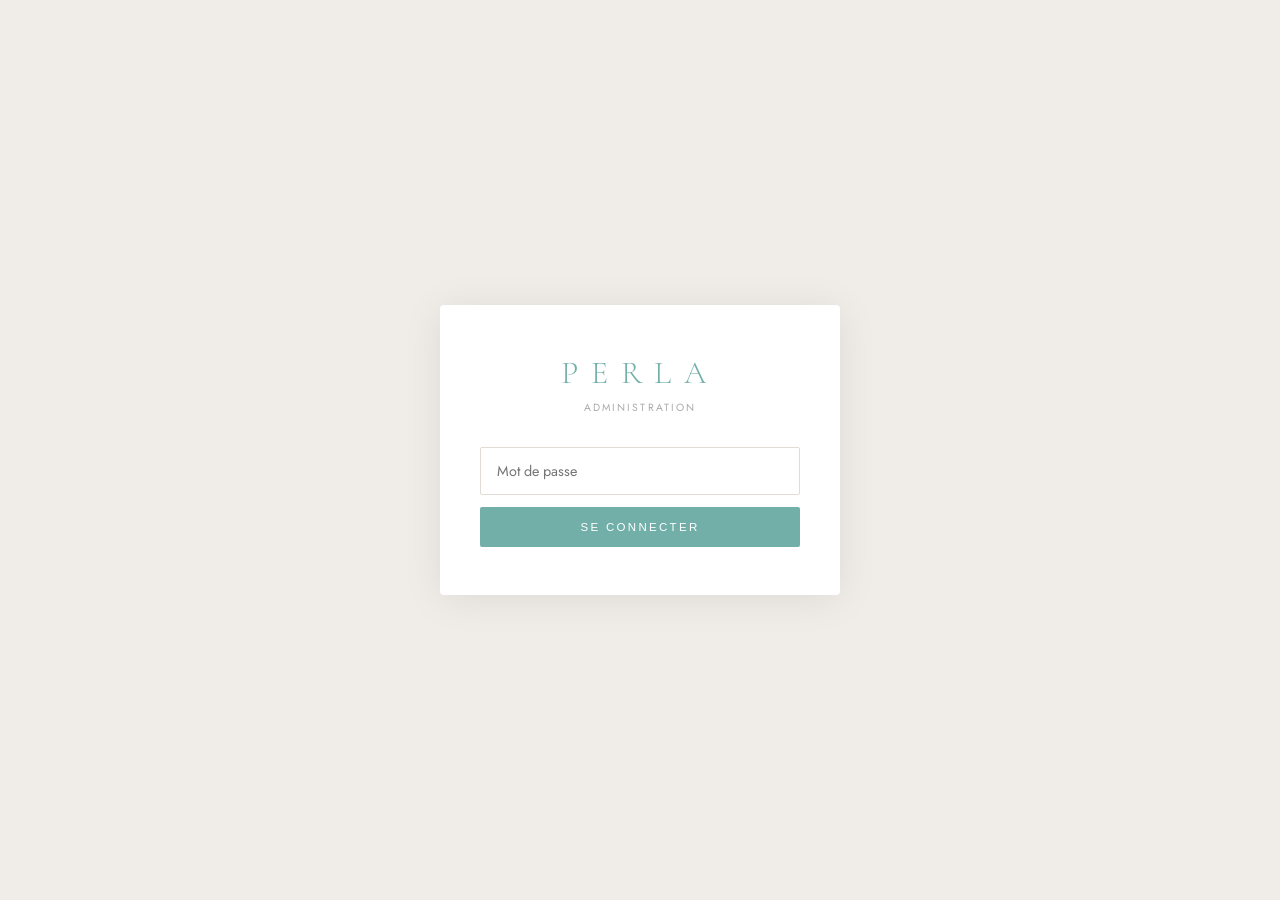
<file: admin/index.html>
<!DOCTYPE html>
<html lang="fr">
<head>
  <meta charset="UTF-8" />
  <meta name="viewport" content="width=device-width, initial-scale=1.0" />
  <title>Perla — Administration</title>
  <link href="https://fonts.googleapis.com/css2?family=Cormorant+Garamond:ital,wght@0,300;0,400;1,300&family=Jost:wght@200;300;400&display=swap" rel="stylesheet" />
  <style>
    *{box-sizing:border-box;margin:0;padding:0}
    :root{--teal:#72AFA9;--charcoal:#1e2424;--cream:#f0ede8;--gold:#c8a96e}
    body{font-family:'Jost',sans-serif;background:var(--cream);min-height:100vh}
    #loginScreen{display:flex;align-items:center;justify-content:center;min-height:100vh;padding:24px}
    .login-box{background:#fff;border-radius:4px;padding:48px 40px;max-width:400px;width:100%;text-align:center;box-shadow:0 4px 40px rgba(0,0,0,.08)}
    .login-logo{font-family:'Cormorant Garamond',serif;font-size:2rem;font-weight:300;letter-spacing:.4em;color:var(--teal);margin-bottom:8px}
    .login-sub{font-size:.65rem;letter-spacing:.2em;text-transform:uppercase;color:#aaa;margin-bottom:32px}
    .login-input{width:100%;padding:13px 16px;border:1px solid #e0dbd4;border-radius:2px;font-size:.9rem;font-family:'Jost',sans-serif;margin-bottom:12px;outline:none;transition:border .2s}
    .login-input:focus{border-color:var(--teal)}
    .login-btn{width:100%;padding:14px;background:var(--teal);color:#fff;border:none;border-radius:2px;font-size:.72rem;letter-spacing:.2em;text-transform:uppercase;cursor:pointer;transition:background .2s}
    .login-btn:hover{background:#5a9a94}
    .login-error{color:#c0392b;font-size:.8rem;margin-top:12px;display:none}
    #adminPanel{display:none}
    .admin-nav{background:var(--charcoal);padding:0 32px;display:flex;align-items:center;justify-content:space-between;height:56px}
    .admin-nav-logo{font-family:'Cormorant Garamond',serif;font-size:1.3rem;letter-spacing:.3em;color:var(--teal);font-weight:300}
    .admin-nav-right{display:flex;align-items:center;gap:16px}
    .admin-nav-site{font-size:.65rem;letter-spacing:.15em;text-transform:uppercase;color:#aaa;text-decoration:none;transition:color .2s}
    .admin-nav-site:hover{color:#fff}
    .admin-logout{font-size:.65rem;letter-spacing:.15em;text-transform:uppercase;color:#aaa;cursor:pointer;background:none;border:none;transition:color .2s}
    .admin-logout:hover{color:#fff}
    .admin-body{display:flex;min-height:calc(100vh - 56px)}
    .admin-sidebar{width:220px;background:#fff;border-right:1px solid #ede9e4;padding:24px 0;flex-shrink:0}
    .sidebar-section{font-size:.6rem;letter-spacing:.2em;text-transform:uppercase;color:#bbb;padding:16px 24px 8px}
    .sidebar-item{display:flex;align-items:center;gap:10px;padding:10px 24px;font-size:.82rem;color:var(--charcoal);cursor:pointer;transition:background .15s;border:none;background:none;width:100%;text-align:left}
    .sidebar-item:hover{background:#f8f5f0}
    .sidebar-item.active{background:#f0ede8;color:var(--teal);font-weight:400}
    .admin-main{flex:1;padding:32px;background:var(--cream);overflow-y:auto}
    .admin-header{display:flex;align-items:center;justify-content:space-between;margin-bottom:28px}
    .admin-title{font-family:'Cormorant Garamond',serif;font-size:1.8rem;font-weight:300;color:var(--charcoal)}
    .btn-new{padding:10px 24px;background:var(--teal);color:#fff;border:none;border-radius:2px;font-size:.68rem;letter-spacing:.15em;text-transform:uppercase;cursor:pointer;transition:background .2s}
    .btn-new:hover{background:#5a9a94}
    .product-list{display:flex;flex-direction:column;gap:12px}
    .product-item{background:#fff;border-radius:3px;padding:16px 20px;display:flex;align-items:center;gap:16px;box-shadow:0 1px 4px rgba(0,0,0,.05);transition:box-shadow .2s}
    .product-item:hover{box-shadow:0 4px 16px rgba(0,0,0,.1)}
    .product-item-img{width:56px;height:56px;object-fit:cover;border-radius:2px;background:#f0ede8;flex-shrink:0}
    .product-item-info{flex:1}
    .product-item-name{font-size:.95rem;color:var(--charcoal);margin-bottom:4px}
    .product-item-meta{font-size:.72rem;color:#aaa}
    .product-item-badge{font-size:.6rem;letter-spacing:.1em;text-transform:uppercase;padding:3px 8px;border-radius:20px;background:#f0ede8;color:var(--teal)}
    .product-item-actions{display:flex;gap:8px}
    .btn-edit{padding:6px 16px;background:none;border:1px solid var(--teal);color:var(--teal);border-radius:2px;font-size:.65rem;letter-spacing:.1em;text-transform:uppercase;cursor:pointer}
    .btn-delete{padding:6px 16px;background:none;border:1px solid #e0dbd4;color:#aaa;border-radius:2px;font-size:.65rem;letter-spacing:.1em;text-transform:uppercase;cursor:pointer}
    .btn-delete:hover{border-color:#c0392b;color:#c0392b}
    .product-form{background:#fff;border-radius:3px;padding:32px;box-shadow:0 1px 4px rgba(0,0,0,.05);max-width:700px}
    .form-row{display:grid;grid-template-columns:1fr 1fr;gap:16px;margin-bottom:16px}
    .form-group{display:flex;flex-direction:column;gap:6px;margin-bottom:16px}
    .form-label{font-size:.65rem;letter-spacing:.15em;text-transform:uppercase;color:#aaa;font-weight:400}
    .form-input,.form-select,.form-textarea{padding:11px 14px;border:1px solid #e0dbd4;border-radius:2px;font-size:.88rem;font-family:'Jost',sans-serif;outline:none;transition:border .2s;background:#fff}
    .form-input:focus,.form-select:focus,.form-textarea:focus{border-color:var(--teal)}
    .form-textarea{min-height:80px;resize:vertical}
    .form-actions{display:flex;gap:12px;margin-top:24px}
    .btn-save{padding:12px 32px;background:var(--teal);color:#fff;border:none;border-radius:2px;font-size:.72rem;letter-spacing:.15em;text-transform:uppercase;cursor:pointer}
    .btn-cancel{padding:12px 24px;background:none;border:1px solid #e0dbd4;color:#aaa;border-radius:2px;font-size:.72rem;letter-spacing:.15em;text-transform:uppercase;cursor:pointer}
    .photo-upload{border:2px dashed #e0dbd4;border-radius:3px;padding:32px;text-align:center;cursor:pointer;transition:border .2s}
    .photo-upload:hover{border-color:var(--teal)}
    .toast{position:fixed;bottom:32px;left:50%;transform:translateX(-50%) translateY(20px);background:var(--charcoal);color:#fff;padding:12px 24px;border-radius:40px;font-size:.72rem;letter-spacing:.1em;opacity:0;transition:all .4s;pointer-events:none;z-index:999}
    .toast.show{opacity:1;transform:translateX(-50%) translateY(0)}
    .empty-state{text-align:center;padding:60px 0;color:#aaa}
    .empty-state p{font-family:'Cormorant Garamond',serif;font-size:1.3rem;font-style:italic}
    .stat-cards{display:grid;grid-template-columns:repeat(3,1fr);gap:16px;margin-bottom:28px}
    .stat-card{background:#fff;border-radius:3px;padding:20px 24px;box-shadow:0 1px 4px rgba(0,0,0,.05)}
    .stat-card-num{font-family:'Cormorant Garamond',serif;font-size:2rem;font-weight:300;color:var(--teal)}
    .stat-card-label{font-size:.65rem;letter-spacing:.15em;text-transform:uppercase;color:#aaa;margin-top:4px}
    .orders-table{width:100%;border-collapse:collapse;background:#fff;border-radius:3px;overflow:hidden;box-shadow:0 1px 4px rgba(0,0,0,.05)}
    .orders-table th{background:var(--charcoal);color:#fff;padding:12px 16px;font-size:.65rem;letter-spacing:.15em;text-transform:uppercase;font-weight:400;text-align:left}
    .orders-table td{padding:12px 16px;font-size:.82rem;color:var(--charcoal);border-bottom:1px solid #f0ede8}
    .orders-table tr:hover td{background:#faf8f5}
    .status-badge{display:inline-block;padding:3px 10px;border-radius:20px;font-size:.6rem;letter-spacing:.1em;text-transform:uppercase}
    .status-attente{background:#fef3cd;color:#856404}
    .status-confirme{background:#d1e7dd;color:#155724}
    .status-livre{background:#cff4fc;color:#0c5460}
    @media(max-width:768px){
      .admin-sidebar{display:none}
      .form-row{grid-template-columns:1fr}
      .stat-cards{grid-template-columns:1fr}
    }
  </style>
</head>
<body>

<!-- LOGIN -->
<div id="loginScreen">
  <div class="login-box">
    <div class="login-logo">PERLA</div>
    <div class="login-sub">Administration</div>
    <input type="password" class="login-input" id="loginPassword"
      placeholder="Mot de passe" onkeydown="if(event.key==='Enter')doLogin()" />
    <button class="login-btn" onclick="doLogin()">Se connecter</button>
    <div class="login-error" id="loginError">Mot de passe incorrect.</div>
  </div>
</div>

<!-- ADMIN PANEL -->
<div id="adminPanel">
  <nav class="admin-nav">
    <div class="admin-nav-logo">PERLA</div>
    <div class="admin-nav-right">
      <a href="/" target="_blank" class="admin-nav-site">← Voir le site</a>
      <button class="admin-logout" onclick="doLogout()">Déconnexion</button>
    </div>
  </nav>
  <div class="admin-body">
    <aside class="admin-sidebar">
      <div class="sidebar-section">Tableau de bord</div>
      <button class="sidebar-item active" id="sideProducts" onclick="showSection('products',this)">🛍 Produits</button>
      <button class="sidebar-item" id="sideOrders" onclick="showSection('orders',this)">📦 Commandes</button>
    </aside>
    <main class="admin-main" id="adminMain"></main>
  </div>
</div>

<div class="toast" id="toast"></div>

<script>
/* ════════════════════════════════════
   CONFIG
════════════════════════════════════ */
const PASSWORD  = 'Nadia$Perla*2026';
const SHEETS_API = 'https://script.google.com/macros/s/AKfycbw4A59eT2dvLl8G0rk751Y89-FIWqdrx-Romj5qETWR6Z1i_KIrpeJ-8VkqQ-fH4BOZ/exec';
const GITHUB_TOKEN = localStorage.getItem('perla_gh_token') || '';
const REPO = 'darkouchzak-rgb/Perla-v2';
const BRANCH = 'main';

/* ════════════════════════════════════
   AUTH
════════════════════════════════════ */
function doLogin() {
  const pw = document.getElementById('loginPassword').value;
  if (pw === PASSWORD) {
    sessionStorage.setItem('perla_admin','1');
    document.getElementById('loginScreen').style.display = 'none';
    document.getElementById('adminPanel').style.display  = 'block';
    // Check if token is stored
    if (!localStorage.getItem('perla_gh_token')) {
      showTokenSetup();
    } else {
      showSection('products', document.getElementById('sideProducts'));
    }
  } else {
    const err = document.getElementById('loginError');
    err.style.display = 'block';
    setTimeout(() => err.style.display = 'none', 2000);
  }
}

function doLogout() {
  sessionStorage.removeItem('perla_admin');
  location.reload();
}

/* ════════════════════════════════════
   API CALLS TO GOOGLE SHEETS
════════════════════════════════════ */
async function sheetsGet(action) {
  const r = await fetch(`${SHEETS_API}?action=${action}`);
  return r.json();
}

async function sheetsPost(data) {
  const r = await fetch(SHEETS_API, {
    method: 'POST',
    mode: 'no-cors',
    headers: { 'Content-Type': 'application/json' },
    body: JSON.stringify(data)
  });
  return { success: true };
}

/* ════════════════════════════════════
   IMAGE UPLOAD TO GITHUB
════════════════════════════════════ */
/* ── CLOUDINARY UPLOAD ── */
const CLOUD_NAME    = 'dfqudqdnj';
const UPLOAD_PRESET = 'hob9hl5b';

async function uploadImage(file) {
  const fd = new FormData();
  fd.append('file', file);
  fd.append('upload_preset', UPLOAD_PRESET);
  fd.append('folder', 'perla-products');
  const res  = await fetch(`https://api.cloudinary.com/v1_1/${CLOUD_NAME}/image/upload`, {
    method: 'POST', body: fd
  });
  const data = await res.json();
  if (!data.secure_url) throw new Error('Cloudinary upload failed: ' + JSON.stringify(data));
  return data.secure_url;
}

/* ════════════════════════════════════
   SECTIONS
════════════════════════════════════ */
function showTokenSetup() {
  document.getElementById('adminMain').innerHTML = `
    <div class="admin-header"><h1 class="admin-title">⚙️ Configuration initiale</h1></div>
    <div class="product-form" style="max-width:500px">
      <p style="font-size:.88rem;color:#aaa;line-height:1.8;margin-bottom:24px">
        Configuration unique — entrez votre GitHub Token pour activer l'upload de photos.<br/>
        Ce token est stocké uniquement sur votre appareil.
      </p>
      <div class="form-group">
        <label class="form-label">GitHub Personal Access Token</label>
        <input type="password" class="form-input" id="ghTokenInput" placeholder="ghp_xxxxxxxxxxxx" />
      </div>
      <button class="btn-save" onclick="saveGhToken()">Enregistrer et continuer</button>
    </div>`;
}

function saveGhToken() {
  const t = document.getElementById('ghTokenInput').value.trim();
  if (!t) return;
  localStorage.setItem('perla_gh_token', t);
  showToast('Token enregistré !');
  showSection('products', document.getElementById('sideProducts'));
}

function showSection(section, btn) {
  document.querySelectorAll('.sidebar-item').forEach(b => b.classList.remove('active'));
  if (btn) btn.classList.add('active');
  if (section === 'products') showProducts();
  if (section === 'orders')   showOrders();
}

/* ════════════════════════════════════
   PRODUCTS
════════════════════════════════════ */
async function showProducts() {
  const main = document.getElementById('adminMain');
  main.innerHTML = `
    <div class="admin-header">
      <h1 class="admin-title">🛍 Produits</h1>
      <button class="btn-new" onclick="showForm(null)">+ Nouveau produit</button>
    </div>
    <p style="color:#aaa;font-size:.85rem">Chargement depuis Google Sheets…</p>`;

  let products = [];
  try {
    products = await sheetsGet('getProducts');
  } catch(e) {
    main.innerHTML += `<p style="color:#c0392b">Erreur de connexion à Google Sheets.</p>`;
    return;
  }

  if (!Array.isArray(products) || products.length === 0) {
    main.innerHTML = `
      <div class="admin-header">
        <h1 class="admin-title">🛍 Produits</h1>
        <button class="btn-new" onclick="showForm(null)">+ Nouveau produit</button>
      </div>
      <div class="empty-state"><p>Aucun produit pour le moment.</p><br/>
        <button class="btn-new" onclick="showForm(null)">+ Ajouter le premier produit</button>
      </div>`;
    return;
  }

  const list = products.map(p => `
    <div class="product-item">
      <img src="${p.image||p.image_url||''}" class="product-item-img" onerror="this.style.background='#f0ede8'" />
      <div class="product-item-info">
        <div class="product-item-name">${p.name}</div>
        <div class="product-item-meta">${p.genre||''} · ${p.category||''} · ${p.price||''}</div>
      </div>
      ${p.badge ? `<span class="product-item-badge">${p.badge}</span>` : ''}
      <div class="product-item-actions">
        <button class="btn-edit" onclick='showForm(${JSON.stringify(p).replace(/'/g,"&#39;")})'>Modifier</button>
        <button class="btn-delete" onclick='delProduct(${JSON.stringify(p).replace(/'/g,"&#39;")})'>Supprimer</button>
      </div>
    </div>`).join('');

  main.innerHTML = `
    <div class="admin-header">
      <h1 class="admin-title">🛍 Produits <span style="font-size:1rem;color:#aaa;font-family:'Jost'">(${products.length})</span></h1>
      <button class="btn-new" onclick="showForm(null)">+ Nouveau produit</button>
    </div>
    <div class="product-list">${list}</div>`;
}

/* ── PHOTO SLOTS ── */
let photoUrls = ['','','','','',''];

function initPhotoSlots(existing) {
  photoUrls = [
    existing.image  || '',
    existing.image2 || '',
    existing.image3 || '',
    existing.image4 || '',
    existing.image5 || '',
    existing.image6 || '',
  ];
  renderPhotoSlots();
}

function renderPhotoSlots() {
  const container = document.getElementById('photoSlotsContainer');
  if (!container) return;
  const labels = ['Photo principale ★','Photo 2','Photo 3','Photo 4','Photo 5','Photo 6'];
  container.innerHTML = `
    <div style="display:grid;grid-template-columns:repeat(3,1fr);gap:10px">
      ${photoUrls.map((url, i) => `
        <div style="position:relative;aspect-ratio:1;border:2px dashed ${url ? '#72AFA9' : '#e0dbd4'};border-radius:3px;overflow:hidden;cursor:pointer;background:#faf8f5;display:flex;align-items:center;justify-content:center;flex-direction:column;gap:4px"
          onclick="document.getElementById('slotInput${i}').click()">
          <input type="file" id="slotInput${i}" accept="image/*" style="display:none"
            onchange="handleSlot(${i}, this)" />
          ${url
            ? `<img src="${url}" style="position:absolute;inset:0;width:100%;height:100%;object-fit:cover" />
               <button onclick="event.stopPropagation();removeSlot(${i})"
                 style="position:absolute;top:4px;right:4px;width:20px;height:20px;border-radius:50%;background:rgba(192,57,43,.9);color:white;border:none;cursor:pointer;font-size:10px;display:flex;align-items:center;justify-content:center;z-index:2">✕</button>`
            : `<div style="font-size:1.4rem;opacity:.3">📷</div>
               <div style="font-size:.6rem;letter-spacing:.1em;text-transform:uppercase;color:#bbb">${labels[i]}</div>`
          }
        </div>`).join('')}
    </div>`;
}

async function handleSlot(i, input) {
  const file = input.files[0];
  if (!file) return;
  /* Show preview immediately */
  const reader = new FileReader();
  reader.onload = e => {
    photoUrls[i] = e.target.result; /* temp preview */
    renderPhotoSlots();
  };
  reader.readAsDataURL(file);
}

function removeSlot(i) {
  photoUrls[i] = '';
  renderPhotoSlots();
}

function showForm(p) {
  const isNew = !p;
  p = p || { name:'',price:'',genre:'Femme',category:'Bagues',collection:'Lumière',description:'',material:'',image:'',available:true,badge:'',order:99,slug:'',sizes:'' };
  document.getElementById('adminMain').innerHTML = `
    <div class="admin-header">
      <h1 class="admin-title">${isNew ? 'Nouveau produit' : 'Modifier le produit'}</h1>
    </div>
    <div class="product-form">
      <div class="form-row">
        <div class="form-group">
          <label class="form-label">Nom du produit *</label>
          <input class="form-input" id="fName" value="${p.name||''}" placeholder="Ex: Boucles Soleil" />
        </div>
        <div class="form-group">
          <label class="form-label">Prix *</label>
          <input class="form-input" id="fPrice" value="${p.price||''}" placeholder="Ex: 349 MAD" />
        </div>
      </div>
      <div class="form-row">
        <div class="form-group">
          <label class="form-label">Genre *</label>
          <select class="form-select" id="fGenre" onchange="updateCategories(this.value)">
            <option value="Femme" ${(p.genre||'')==='Femme'?'selected':''}>👩 Femme</option>
            <option value="Homme" ${(p.genre||'')==='Homme'?'selected':''}>👨 Homme</option>
            <option value="Les deux" ${(p.genre||'')==='Les deux'?'selected':''}>👫 Les deux</option>
          </select>
        </div>
        <div class="form-group">
          <label class="form-label">Catégorie *</label>
          <select class="form-select" id="fCategory" onchange="toggleSizes(this.value)">
            ${buildCategoryOptions(p.genre||'Femme', p.category||'')}
          </select>
        </div>
      </div>
      <div class="form-row">
        <div class="form-group">
          <label class="form-label">Collection</label>
          <select class="form-select" id="fCollection">
            <option value="Lumière" ${(p.collection||'')==='Lumière'?'selected':''}>Lumière</option>
            <option value="Perles" ${(p.collection||'')==='Perles'?'selected':''}>Perles</option>
            <option value="Éclipse" ${(p.collection||'')==='Éclipse'?'selected':''}>Éclipse</option>
            <option value="Minuit" ${(p.collection||'')==='Minuit'?'selected':''}>Minuit</option>
          </select>
        </div>
        <div class="form-group">
          <label class="form-label">Badge</label>
          <select class="form-select" id="fBadge">
            <option value="" ${!p.badge?'selected':''}>Aucun</option>
            <option value="Nouvelle Saison" ${(p.badge||'')==='Nouvelle Saison'?'selected':''}>Nouvelle Saison</option>
            <option value="Signature" ${(p.badge||'')==='Signature'?'selected':''}>Signature</option>
            <option value="Édition Limitée" ${(p.badge||'')==='Édition Limitée'?'selected':''}>Édition Limitée</option>
            <option value="Best-seller" ${(p.badge||'')==='Best-seller'?'selected':''}>Best-seller</option>
          </select>
        </div>
      </div>
      <div class="form-group">
        <label class="form-label">Matière</label>
        <input class="form-input" id="fMaterial" value="${p.material||''}" placeholder="Ex: Or 18k · Perle naturelle" />
      </div>
      <div class="form-group" id="sizesGroup" style="display:${(p.category||'')==='Bagues'?'flex':'none'};flex-direction:column">
        <label class="form-label">Tailles disponibles (Bagues)</label>
        <div style="display:flex;flex-wrap:wrap;gap:8px;margin-top:4px" id="sizesCheckboxes">
          ${buildSizeCheckboxes(p.genre||'Femme', p.sizes||'')}
        </div>
        <p style="font-size:.68rem;color:#aaa;margin-top:6px">Cochez les tailles disponibles en stock</p>
      </div>
      <div class="form-group">
        <label class="form-label">Description</label>
        <textarea class="form-textarea" id="fDescription">${p.description||''}</textarea>
      </div>
      <div class="form-group">
        <label class="form-label">Photos du produit (jusqu'à 6)</label>
        <div id="photoSlotsContainer"></div>
        <p style="font-size:.7rem;color:#aaa;margin-top:6px">Cliquez sur une case · Photo 1 = photo principale</p>
      </div>
      <div class="form-row">
        <div class="form-group">
          <label class="form-label">Ordre d'affichage</label>
          <input type="number" class="form-input" id="fOrder" value="${p.order||99}" />
        </div>
        <div class="form-group">
          <label class="form-label">Disponible</label>
          <select class="form-select" id="fAvailable">
            <option value="true" ${p.available!==false?'selected':''}>Oui ✓</option>
            <option value="false" ${p.available===false?'selected':''}>Non ✗</option>
          </select>
        </div>
      </div>
      <div class="form-actions">
        <button class="btn-save" id="btnSave" onclick='saveForm(${JSON.stringify(isNew)},${JSON.stringify(p)})'>
          ${isNew ? '✓ Publier le produit' : '✓ Enregistrer les modifications'}
        </button>
        <button class="btn-cancel" onclick="showProducts()">Annuler</button>
      </div>
    </div>`;
  /* Init photo slots AFTER DOM is written */
  initPhotoSlots(p);
  toggleSizes(p.category || '');
  renderSizeCheckboxes(p.genre || 'Femme');
}

function previewPhoto(input) {
  const file = input.files[0];
  if (!file) return;
  const reader = new FileReader();
  reader.onload = e => {
    document.getElementById('photoPreview').innerHTML =
      `<img src="${e.target.result}" style="max-height:180px;width:100%;object-fit:cover;border-radius:2px" />`;
  };
  reader.readAsDataURL(file);
}

async function saveForm(isNew, original) {
  const name  = document.getElementById('fName').value.trim();
  const price = document.getElementById('fPrice').value.trim();
  if (!name || !price) { showToast('Nom et prix requis !'); return; }

  const btn = document.getElementById('btnSave');
  btn.textContent = 'Sauvegarde…';
  btn.disabled = true;

  /* Upload any pending photos */
  showToast('Vérification des photos…');
  for (let i = 0; i < 6; i++) {
    const input = document.getElementById('slotInput' + i);
    if (input && input.files[0]) {
      showToast('Upload photo ' + (i+1) + '…');
      try {
        photoUrls[i] = await uploadImage(input.files[0]);
      } catch(e) {
        showToast('Erreur upload photo ' + (i+1));
      }
    }
  }
  const image = photoUrls[0] || '';
  const checkedSizes = [...document.querySelectorAll('#sizesCheckboxes input[type=checkbox]:checked')].map(cb => cb.value);
  const sizes = checkedSizes.join(', ');

  const slug = name.toLowerCase().replace(/\s+/g,'-').replace(/[^a-z0-9-]/g,'');
  const product = {
    name, price, slug, image,
    image2:      photoUrls[1] || '',
    image3:      photoUrls[2] || '',
    image4:      photoUrls[3] || '',
    image5:      photoUrls[4] || '',
    image6:      photoUrls[5] || '',
    genre:       document.getElementById('fGenre').value,
    category:    document.getElementById('fCategory').value,
    collection:  document.getElementById('fCollection').value,
    badge:       document.getElementById('fBadge').value,
    material:    document.getElementById('fMaterial').value,
    description: document.getElementById('fDescription').value,
    available:   document.getElementById('fAvailable').value === 'true',
    sizes:       sizes,
    featured:    false,
    order:       parseInt(document.getElementById('fOrder').value) || 99,
    action:      isNew ? 'saveProduct' : 'updateProduct',
    _row:        original._row || null,
  };

  try {
    await sheetsPost(product);
    showToast(isNew ? '✓ Produit ajouté dans Google Sheets !' : '✓ Produit modifié !');
    setTimeout(() => showProducts(), 1500);
  } catch(e) {
    showToast('Erreur — réessayez');
    btn.textContent = isNew ? '✓ Publier' : '✓ Enregistrer';
    btn.disabled = false;
  }
}

async function delProduct(p) {
  if (!confirm(`Supprimer "${p.name}" ?`)) return;
  await sheetsPost({ action: 'deleteProduct', _row: p._row });
  showToast('Produit supprimé');
  showProducts();
}

/* ════════════════════════════════════
   ORDERS
════════════════════════════════════ */
async function showOrders() {
  const main = document.getElementById('adminMain');
  main.innerHTML = `
    <div class="admin-header"><h1 class="admin-title">📦 Commandes</h1></div>
    <p style="color:#aaa;font-size:.85rem">Chargement depuis Google Sheets…</p>`;

  let orders = [];
  let ordersError = '';
  try {
    const raw = await sheetsGet('getOrders');
    if (Array.isArray(raw)) {
      orders = raw;
    } else if (raw && raw.error) {
      ordersError = raw.error;
    } else {
      ordersError = 'Réponse inattendue: ' + JSON.stringify(raw).slice(0,100);
    }
  } catch(e) {
    ordersError = e.message;
  }

  if (!orders.length) {
    main.innerHTML = `
      <div class="admin-header"><h1 class="admin-title">📦 Commandes</h1></div>
      <div class="empty-state">
        <p>Aucune commande pour le moment.</p>
        ${ordersError ? `<p style="color:#c0392b;font-size:.75rem;margin-top:8px">Erreur: ${ordersError}</p>` : ''}
        <p style="font-size:.72rem;color:#aaa;margin-top:8px">
          ⚠️ Si vous avez des commandes dans Google Sheets, vérifiez que le script Apps Script a été mis à jour avec la version v2 (qui inclut getOrders).
        </p>
      </div>`;
    return;
  }

  const rows = orders.map(o => `
    <tr>
      <td>${o.date||''}</td>
      <td><strong>${o.nom||''}</strong><br/><small style="color:#aaa">${o.telephone||''}</small></td>
      <td>${o.ville||''}</td>
      <td>${o.produits||''}</td>
      <td><strong>${o.total||''}</strong></td>
      <td><span class="status-badge status-attente">${o.statut||'En attente'}</span></td>
    </tr>`).join('');

  main.innerHTML = `
    <div class="admin-header">
      <h1 class="admin-title">📦 Commandes <span style="font-size:1rem;color:#aaa;font-family:'Jost'">(${orders.length})</span></h1>
      <a href="https://docs.google.com/spreadsheets/d/1EXSG9HT0skcGoyiY3MaOHM1wQsLclhSuWVZdxXh74Ok" target="_blank" class="btn-new" style="text-decoration:none">
        Ouvrir Google Sheets →
      </a>
    </div>
    <table class="orders-table">
      <thead><tr><th>Date</th><th>Client</th><th>Ville</th><th>Produits</th><th>Total</th><th>Statut</th></tr></thead>
      <tbody>${rows}</tbody>
    </table>`;
}

/* ── Category options by genre ── */
function buildCategoryOptions(genre, selected) {
  const femme = ['Bagues','Colliers','Bracelets',"Boucles d'oreilles",'Manchettes','Chaîne de pieds','Ensemble','Broches','Piercings'];
  const homme = ['Bagues','Colliers','Bracelets'];
  const cats = genre === 'Homme' ? homme : femme;
  return cats.map(c => `<option value="${c}" ${c===selected?'selected':''}>${c === 'Chaîne de pieds' ? 'Chaîne de pieds (Khelkhal)' : c}</option>`).join('');
}

function updateCategories(genre) {
  const sel = document.getElementById('fCategory');
  if (!sel) return;
  const current = sel.value;
  sel.innerHTML = buildCategoryOptions(genre, current);
  toggleSizes(sel.value);
  renderSizeCheckboxes(genre);
}

/* ── Size checkboxes by genre ── */
function getSizesByGenre(genre) {
  return genre === 'Homme' ? ['9','10','11','12','13','14'] : ['6','7','8','9','10'];
}

function buildSizeCheckboxes(genre, existingSizes) {
  const sizes = getSizesByGenre(genre);
  const existing = existingSizes.split(',').map(x=>x.trim()).filter(Boolean);
  return sizes.map(s => {
    const checked = existing.includes(s);
    const bg  = checked ? 'var(--teal)' : '#fff';
    const col = checked ? '#fff' : '#555';
    return '<label style="display:flex;align-items:center;gap:4px;font-size:.85rem;cursor:pointer;padding:6px 14px;border:1.5px solid #e0dbd4;border-radius:20px;background:'+bg+';color:'+col+';transition:all .2s">'
      + '<input type="checkbox" value="'+s+'" name="size" '+(checked?'checked':'')+' style="display:none" onchange="updateSizeLabel(this)">'
      + s + '</label>';
  }).join('');
}

function renderSizeCheckboxes(genre) {
  const container = document.getElementById('sizesCheckboxes');
  if (!container) return;
  container.innerHTML = buildSizeCheckboxes(genre, '');
}

function toggleSizes(category) {
  const group = document.getElementById('sizesGroup');
  if (group) group.style.display = category === 'Bagues' ? 'flex' : 'none';
}

function updateSizeLabel(cb) {
  const label = cb.parentElement;
  if (cb.checked) {
    label.style.background = 'var(--teal)';
    label.style.color = '#fff';
    label.style.borderColor = 'var(--teal)';
  } else {
    label.style.background = '#fff';
    label.style.color = '#555';
    label.style.borderColor = '#e0dbd4';
  }
}

function showToast(msg) {
  const t = document.getElementById('toast');
  t.textContent = msg;
  t.classList.add('show');
  setTimeout(() => t.classList.remove('show'), 3000);
}

/* ════════════════════════════════════
   INIT
════════════════════════════════════ */
window.addEventListener('DOMContentLoaded', () => {
  if (sessionStorage.getItem('perla_admin')) {
    document.getElementById('loginScreen').style.display = 'none';
    document.getElementById('adminPanel').style.display  = 'block';
    showSection('products', document.getElementById('sideProducts'));
  }
});
</script>
</body>
</html>
</file>
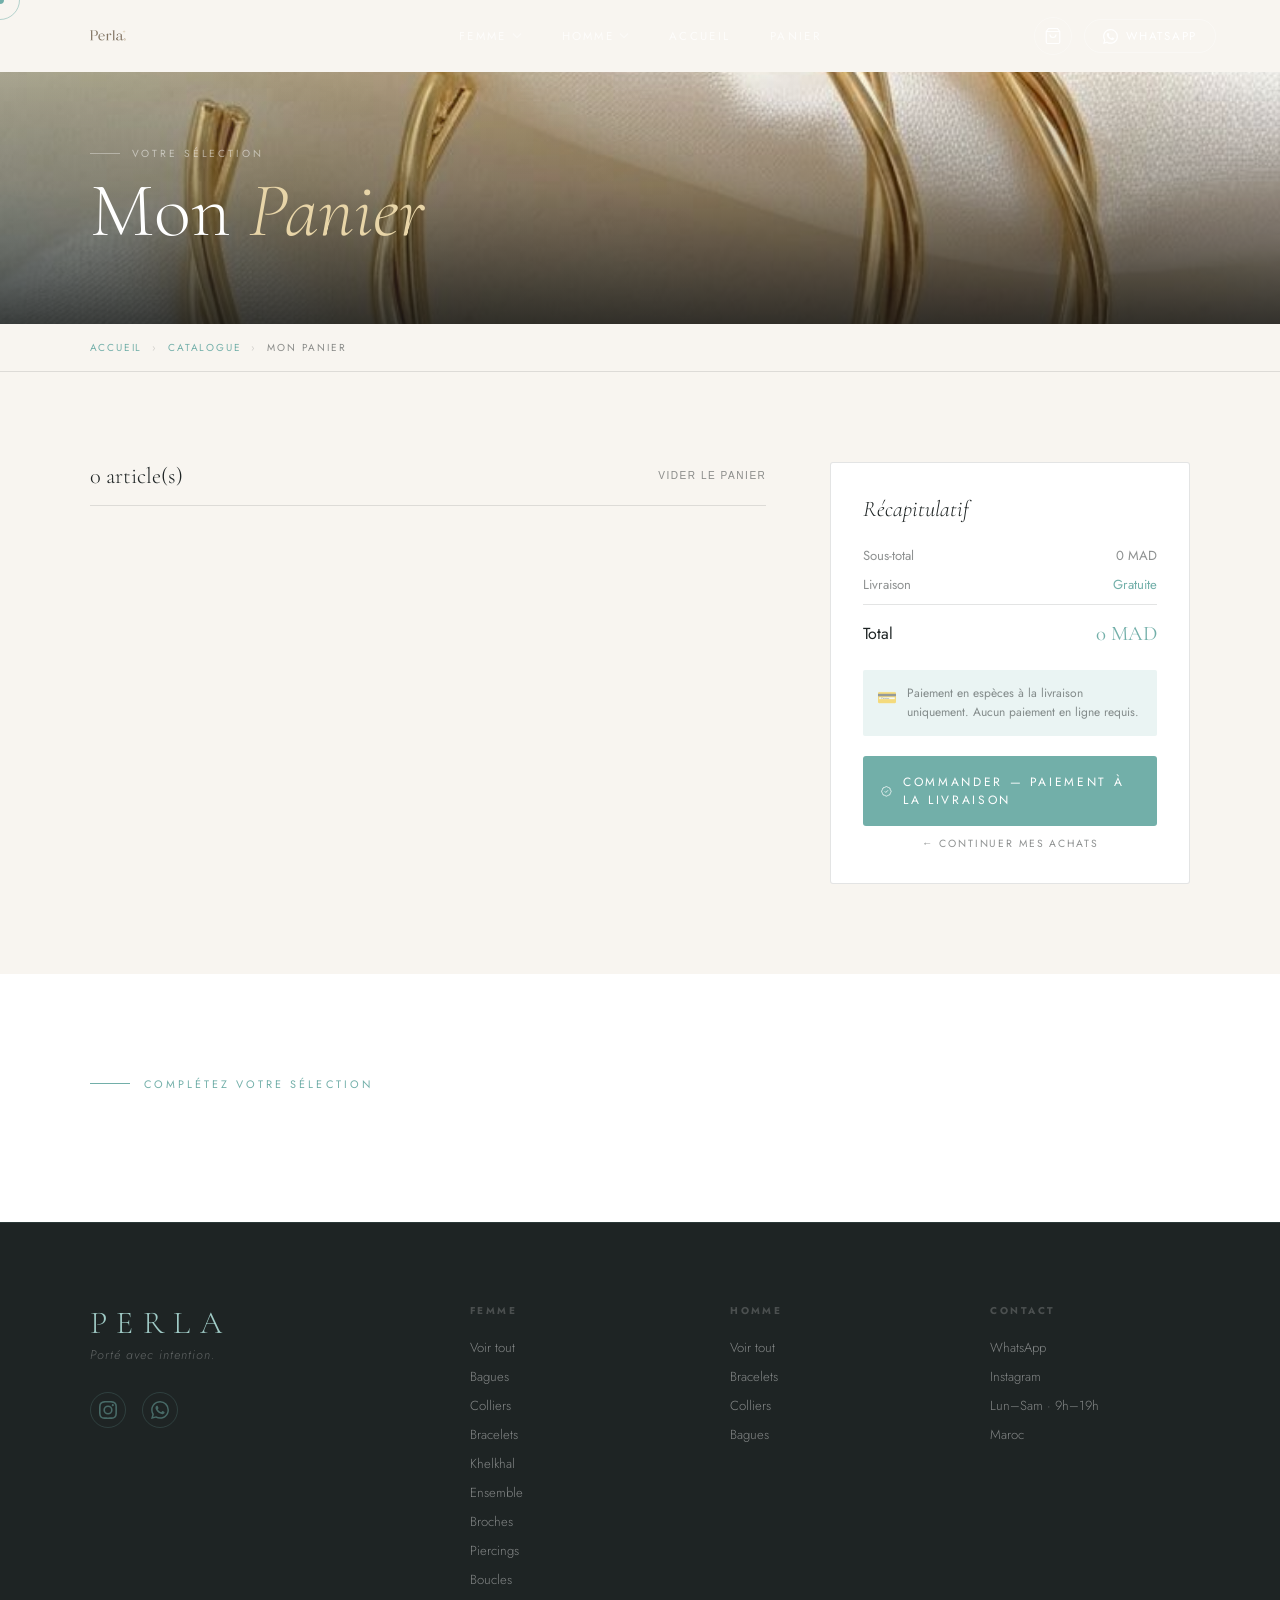
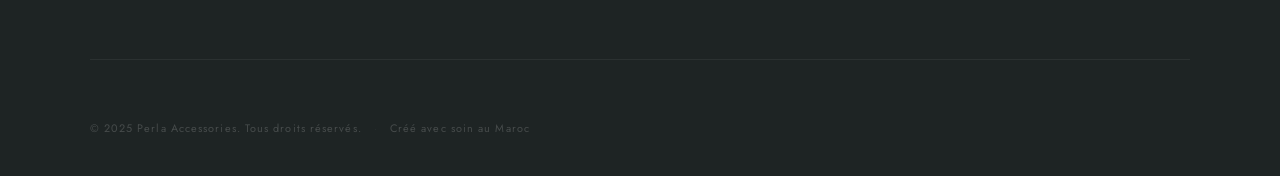
<file: cart.html>
<!DOCTYPE html>
<html lang="fr">
<head>
  <meta charset="UTF-8" />
  <meta name="viewport" content="width=device-width, initial-scale=1.0" />
  <title>Mon Panier — Perla Accessories</title>
  <link rel="preconnect" href="https://fonts.googleapis.com" />
  <link rel="preconnect" href="https://fonts.gstatic.com" crossorigin />
  <link href="https://fonts.googleapis.com/css2?family=Cormorant+Garamond:ital,wght@0,300;0,400;0,500;1,300;1,400&family=Jost:wght@200;300;400&display=swap" rel="stylesheet" />
  <link rel="stylesheet" href="/style.css" />
  <link rel="stylesheet" href="/pages.css" />
</head>
<body data-page="cart.html">

  <!-- PAGE HERO (compact) -->
  <div class="page-hero" style="height:clamp(200px,28vh,320px);">
    <img src="/images/hero.jpg" alt="Mon panier" class="page-hero-img" />
    <div class="page-hero-overlay"></div>
    <div class="page-hero-content">
      <div class="page-hero-label">Votre sélection</div>
      <h1>Mon <em>Panier</em></h1>
    </div>
  </div>

  <!-- BREADCRUMB -->
  <div class="breadcrumb">
    <a href="/index.html">Accueil</a>
    <span class="breadcrumb-sep">›</span>
    <a href="/products.html">Catalogue</a>
    <span class="breadcrumb-sep">›</span>
    <span>Mon Panier</span>
  </div>

  <!-- EMPTY CART -->
  <div class="cart-empty" id="cartEmpty" style="display:none; padding: clamp(48px,7vw,100px) clamp(24px,7vw,120px);">
    <div class="cart-empty-icon">🛍</div>
    <h3>Votre panier est vide</h3>
    <p>Découvrez nos bijoux et accessoires pour commencer votre sélection.</p>
    <a href="/products.html" class="btn-primary" style="display:inline-flex;align-items:center;gap:10px;padding:15px 36px;">
      Voir le catalogue
      <svg viewBox="0 0 24 24" fill="none" stroke="currentColor" stroke-width="1.5" width="16"><path d="M5 12h14M12 5l7 7-7 7"/></svg>
    </a>
  </div>

  <!-- CART WITH ITEMS -->
  <div class="cart-wrap" id="cartWrap">

    <!-- Left: items -->
    <div class="cart-items-col">
      <div style="display:flex;justify-content:space-between;align-items:center;margin-bottom:24px;padding-bottom:16px;border-bottom:1px solid var(--charcoal-20);">
        <h2 style="font-family:var(--font-serif);font-size:1.4rem;font-weight:300;color:var(--charcoal);">
          <span id="itemCount">0</span> article(s)
        </h2>
        <button onclick="clearAll()" style="background:none;border:none;cursor:pointer;font-size:.63rem;letter-spacing:.15em;text-transform:uppercase;color:var(--charcoal-50);transition:color .3s;" onmouseover="this.style.color='#c0392b'" onmouseout="this.style.color='var(--charcoal-50)'">
          Vider le panier
        </button>
      </div>
      <div id="cartItemsList"></div>
    </div>

    <!-- Right: summary -->
    <div class="cart-summary-col">
      <div class="cart-summary">
        <h3>Récapitulatif</h3>
        <div class="cart-summary-row">
          <span>Sous-total</span>
          <span id="summarySubtotal">0 MAD</span>
        </div>
        <div class="cart-summary-row">
          <span>Livraison</span>
          <span style="color:var(--teal);">Gratuite</span>
        </div>
        <div class="cart-summary-row total">
          <span>Total</span>
          <span id="summaryTotal">0 MAD</span>
        </div>

        <div class="cart-cod-note">
          <span class="cart-cod-icon">💳</span>
          <span>Paiement en espèces à la livraison uniquement. Aucun paiement en ligne requis.</span>
        </div>

        <a href="/order.html" class="btn-checkout" id="btnCheckout">
          <svg viewBox="0 0 24 24" fill="none" stroke="currentColor" stroke-width="1.5" width="18">
            <path d="M9 12l2 2 4-4M7.835 4.697a3.42 3.42 0 001.946-.806 3.42 3.42 0 014.438 0 3.42 3.42 0 001.946.806 3.42 3.42 0 013.138 3.138 3.42 3.42 0 00.806 1.946 3.42 3.42 0 010 4.438 3.42 3.42 0 00-.806 1.946 3.42 3.42 0 01-3.138 3.138 3.42 3.42 0 00-1.946.806 3.42 3.42 0 01-4.438 0 3.42 3.42 0 00-1.946-.806 3.42 3.42 0 01-3.138-3.138 3.42 3.42 0 00-.806-1.946 3.42 3.42 0 010-4.438 3.42 3.42 0 00.806-1.946 3.42 3.42 0 013.138-3.138z"/>
          </svg>
          Commander — Paiement à la livraison
        </a>
        <a href="/products.html" class="btn-continue">← Continuer mes achats</a>
      </div>
    </div>
  </div>

  <!-- SUGGESTED PRODUCTS -->
  <section class="page-section bg-white" id="suggestedSection">
    <div class="section-label reveal-label"><span class="label-line"></span>Complétez votre sélection</div>
    <div class="product-grid" id="suggestedGrid"></div>
  </section>

  <script src="/shared.js"></script>
  <script>
  const SHEETS_API = 'https://script.google.com/macros/s/AKfycbw4A59eT2dvLl8G0rk751Y89-FIWqdrx-Romj5qETWR6Z1i_KIrpeJ-8VkqQ-fH4BOZ/exec';
  const PRODUCTS = [
    { slug:'boucles-soleil', name:'Boucles Soleil', price:'349 MAD', collection:'Lumière', category:"Boucles d'oreilles", material:'Or 18k · Perle naturelle', image:'/images/femme-product1.jpg', available:true, badge:'Nouvelle Saison' },
    { slug:'bagues-aurore',  name:'Bagues Aurore',  price:'480 MAD', collection:'Lumière', category:'Bagues', material:'Or 18k · Diamant', image:'/images/femme-product2.jpg', available:true, badge:'Signature' },
    { slug:'collier-riviere',name:'Collier Rivière',price:'520 MAD', collection:'Perles',  category:'Colliers', material:"Argent · Perle d'eau douce", image:'/images/femme-product3.jpg', available:true, badge:'Best-seller' },
    { slug:'manchette-lune', name:'Manchette Lune', price:'620 MAD', collection:'Éclipse', category:'Manchettes', material:'Vermeil Or 18k', image:'/images/femme-product4.jpg', available:true, badge:'Édition Limitée' },
    { slug:'bracelet-ombre', name:'Bracelet Ombre', price:'390 MAD', collection:'Minuit',  category:'Bracelets', material:'Or 18k · Onyx', image:'/images/femme-product5.jpg', available:true, badge:'Best-seller' },
    { slug:'creoles-arche',  name:'Créoles Arche',  price:'310 MAD', collection:'Éclipse', category:"Boucles d'oreilles", material:'Or 18k', image:'/images/homme-product6.jpg', available:true, badge:'Signature' },
  ];

  function parsePrice(str) {
    return parseFloat(str.replace(/[^0-9.]/g,'')) || 0;
  }

  function buildCartItem(item) {
    const priceNum = parsePrice(String(item.price || '0'));
    const lineTotal = (priceNum * (item.qty || 1)).toFixed(0) + ' MAD';
    const slug = item.slug || '';
    const img = item.image || 'images/femme-product1.jpg';
    const div = document.createElement('div');
    div.className = 'cart-item';
    div.dataset.slug = slug;
    /* Use data-slug buttons to avoid quote injection issues */
    div.innerHTML = `
      <img src="${img}" alt="${item.name}" class="cart-item-img"
        onerror="this.src='/images/femme-product1.jpg'" />
      <div class="cart-item-info">
        <span class="cart-item-collection">${item.collection || ''}</span>
        <div class="cart-item-name">${item.name || ''}</div>
        <div class="cart-item-material">${item.material || ''}</div>
        <div class="cart-item-qty">
          <button class="cart-item-qty-btn cart-qty-minus" data-slug="${slug}" data-qty="${(item.qty||1) - 1}">−</button>
          <span class="cart-item-qty-num">${item.qty || 1}</span>
          <button class="cart-item-qty-btn cart-qty-plus" data-slug="${slug}" data-qty="${(item.qty||1) + 1}">+</button>
        </div>
      </div>
      <div class="cart-item-right">
        <span class="cart-item-price">${lineTotal}</span>
        <button class="cart-item-remove-btn" data-slug="${slug}">
          <svg viewBox="0 0 24 24" fill="none" stroke="currentColor" stroke-width="1.5" width="13"><path d="M19 7l-.867 12.142A2 2 0 0116.138 21H7.862a2 2 0 01-1.995-1.858L5 7m5 4v6m4-6v6m1-10V4a1 1 0 00-1-1h-4a1 1 0 00-1 1v3M4 7h16"/></svg>
          Supprimer
        </button>
      </div>`;
    return div;
  }

  /* Event delegation for cart buttons */
  document.addEventListener('click', function(e) {
    const minus = e.target.closest('.cart-qty-minus');
    const plus  = e.target.closest('.cart-qty-plus');
    const remove = e.target.closest('.cart-item-remove-btn');
    if (minus) { updateQty(minus.dataset.slug, parseInt(minus.dataset.qty)); }
    if (plus)  { updateQty(plus.dataset.slug,  parseInt(plus.dataset.qty)); }
    if (remove){ removeItem(remove.dataset.slug); }
  });

  function renderCart() {
    const Cart  = window.PerlaCart;
    const items = Cart.get();
    const wrap  = document.getElementById('cartWrap');
    const empty = document.getElementById('cartEmpty');
    const list  = document.getElementById('cartItemsList');
    const suggested = document.getElementById('suggestedSection');

    if (items.length === 0) {
      wrap.style.display = 'none';
      empty.style.display = 'block';
      suggested.style.display = 'none';
    } else {
      wrap.style.display = 'grid';
      empty.style.display = 'none';

      /* Item count */
      document.getElementById('itemCount').textContent = Cart.count();

      /* Render items */
      list.innerHTML = '';
      items.forEach(item => list.appendChild(buildCartItem(item)));

      /* Summary */
      const total = Cart.totalFormatted();
      document.getElementById('summarySubtotal').textContent = total;
      document.getElementById('summaryTotal').textContent    = total;

      /* Suggested: products NOT in cart */
      // Load real products from Sheets
    try {
      const res = await fetch(SHEETS_API + '?action=getProducts');
      const data = await res.json();
      if (Array.isArray(data) && data.length) PRODUCTS = data.map(p => ({
        slug: p.slug || String(p._row), name: p.name || '',
        price: String(p.price||'').includes('MAD')||String(p.price||'').includes('Dh') ? p.price : p.price + ' MAD',
        collection: p.collection || '', category: p.category || '',
        material: p.material || '',
        image: p.image || (p.genre === 'Homme' ? '/images/homme-product6.jpg' : '/images/femme-product1.jpg'),
        available: p.available !== false, badge: p.badge || ''
      }));
    } catch(e) {}
    const cartSlugs = items.map(i => i.slug);
      const suggestions = PRODUCTS.filter(p => !cartSlugs.includes(p.slug)).slice(0, 3);
      const grid = document.getElementById('suggestedGrid');
      grid.innerHTML = '';
      if (suggestions.length) {
        suggested.style.display = 'block';
        suggestions.forEach(p => {
          const div = document.createElement('div');
          div.className = 'product-card';
          div.innerHTML = `
            <div class="product-card-media">
              <img src="${p.image}" alt="${p.name}" class="product-card-img" loading="lazy" />
              <div class="product-card-overlay"></div>
              ${p.badge ? `<span class="product-card-badge">${p.badge}</span>` : ''}
              <div class="product-card-actions">
                <button class="btn-add-cart" onclick="addSuggested('${p.slug}')">
                  <svg viewBox="0 0 24 24" fill="none" stroke="currentColor" stroke-width="1.5" width="14"><path d="M6 2L3 6v14a2 2 0 002 2h14a2 2 0 002-2V6l-3-4zM3 6h18M16 10a4 4 0 01-8 0"/></svg>
                  Ajouter
                </button>
                <a href="product.html?slug=${p.slug}" class="btn-view-product">Voir</a>
              </div>
            </div>
            <div class="product-card-info">
              <span class="product-card-collection">${p.collection}</span>
              <div class="product-card-name">${p.name}</div>
              <div class="product-card-price">${p.material} | <strong>${p.price}</strong></div>
            </div>`;
          grid.appendChild(div);
        });
      } else {
        suggested.style.display = 'none';
      }
    }
  }

  function updateQty(slug, qty) {
    window.PerlaCart.updateQty(slug, qty);
    renderCart();
  }
  function removeItem(slug) {
    window.PerlaCart.remove(slug);
    renderCart();
  }
  function clearAll() {
    if (!confirm('Vider le panier ?')) return;
    window.PerlaCart.clear();
    renderCart();
  }
  function addSuggested(slug) {
    const p = PRODUCTS.find(x => x.slug === slug);
    if (!p) return;
    window.PerlaCart.add({ slug:p.slug, name:p.name, price:p.price, image:p.image, collection:p.collection, material:p.material });
    renderCart();
  }

  /* Re-render when cart changes (e.g. from another tab) */
  window.addEventListener('cartUpdated', renderCart);
  window.addEventListener('DOMContentLoaded', renderCart);
  </script>
</body>
</html>
</file>
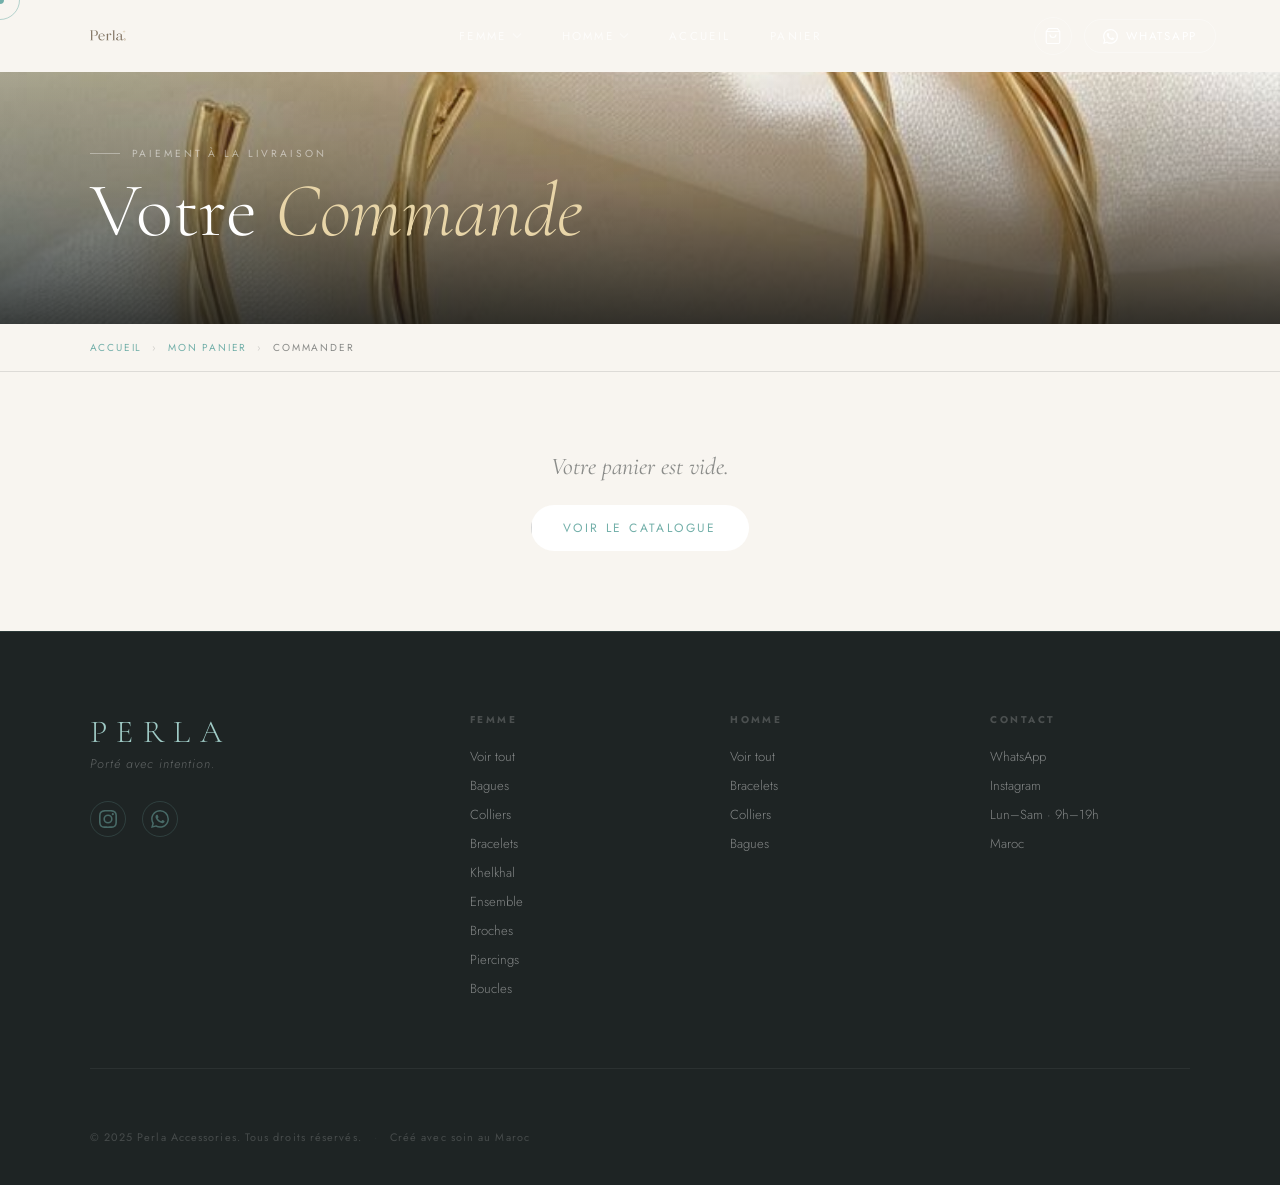
<file: order.html>
<!DOCTYPE html>
<html lang="fr">
<head>
  <meta charset="UTF-8" />
  <meta name="viewport" content="width=device-width, initial-scale=1.0" />
  <title>Commander — Perla Accessories</title>
  <link rel="preconnect" href="https://fonts.googleapis.com" />
  <link rel="preconnect" href="https://fonts.gstatic.com" crossorigin />
  <link href="https://fonts.googleapis.com/css2?family=Cormorant+Garamond:ital,wght@0,300;0,400;0,500;1,300;1,400&family=Jost:wght@200;300;400&display=swap" rel="stylesheet" />
  <link rel="stylesheet" href="/style.css" />
  <link rel="stylesheet" href="/pages.css" />
</head>
<body data-page="">

  <div class="page-hero" style="height:clamp(200px,28vh,320px);">
    <img src="/images/hero.jpg" alt="Commander" class="page-hero-img" />
    <div class="page-hero-overlay"></div>
    <div class="page-hero-content">
      <div class="page-hero-label">Paiement à la livraison</div>
      <h1>Votre <em>Commande</em></h1>
    </div>
  </div>

  <div class="breadcrumb">
    <a href="/index.html">Accueil</a>
    <span class="breadcrumb-sep">›</span>
    <a href="/cart.html">Mon Panier</a>
    <span class="breadcrumb-sep">›</span>
    <span>Commander</span>
  </div>

  <!-- Empty cart -->
  <div id="emptyRedirect" style="display:none;text-align:center;padding:80px 24px;">
    <p style="font-family:var(--font-serif);font-size:1.5rem;font-style:italic;color:var(--charcoal-50);">Votre panier est vide.</p>
    <a href="/products.html" class="btn-primary" style="display:inline-flex;margin-top:24px;padding:14px 32px;">Voir le catalogue</a>
  </div>

  <div class="order-wrap" id="orderWrap">

    <!-- LEFT: Form -->
    <div class="order-form-col">
      <h2 class="order-form-title">Vos <em style="font-style:italic;color:var(--teal);">informations</em></h2>
      <p class="order-form-sub">
        Remplissez le formulaire. Perla vous contactera sous 2h pour confirmer.
        <strong>Aucun paiement en ligne</strong> — vous payez en espèces à la réception.
      </p>

      <!-- Success -->
      <div class="order-success" id="orderSuccess">
        <div class="order-success-check">✓</div>
        <h3>Commande enregistrée !</h3>
        <p>Merci, votre commande a bien été enregistrée. Nous vous contacterons prochainement pour la confirmation.</p>
        <a href="/products.html" class="btn-primary" style="display:inline-flex;align-items:center;gap:10px;padding:14px 32px;margin-top:16px;">Continuer mes achats</a>
      </div>

      <!-- Form -->
      <form id="orderForm">
        <div class="form-row">
          <div class="form-group">
            <label class="form-label" for="fNom">Nom complet *</label>
            <input type="text" id="fNom" class="form-input" placeholder="Votre nom et prénom" required />
          </div>
          <div class="form-group">
            <label class="form-label" for="fPhone">Téléphone *</label>
            <input type="tel" id="fPhone" class="form-input" placeholder="06 XX XX XX XX" required />
          </div>
        </div>
        <div class="form-row">
          <div class="form-group">
            <label class="form-label" for="fVille">Ville *</label>
            <select id="fVille" class="form-select form-input" required>
              <option value="">Choisir une ville</option>
              <option>Casablanca</option><option>Rabat</option><option>Marrakech</option>
              <option>Fès</option><option>Tanger</option><option>Agadir</option>
              <option>Meknès</option><option>Oujda</option><option>Kénitra</option>
              <option>Tétouan</option><option>Laâyoune</option><option>Dakhla</option>
              <option>Autre</option>
            </select>
          </div>
          <div class="form-group">
            <label class="form-label">Total à payer</label>
            <div id="fTotalDisplay" style="padding:13px 16px;border:1px solid var(--charcoal-20);border-radius:2px;background:var(--teal-pale);color:var(--teal);font-size:.88rem;font-weight:400;">— MAD</div>
          </div>
        </div>
        <div class="form-group">
          <label class="form-label" for="fAdresse">Adresse complète *</label>
          <input type="text" id="fAdresse" class="form-input" placeholder="N° rue, quartier, code postal" required />
        </div>
        <div class="form-group">
          <label class="form-label" for="fMessage">Message (optionnel)</label>
          <textarea id="fMessage" class="form-textarea" placeholder="Instructions spéciales, taille souhaitée…"></textarea>
        </div>
        <button type="submit" class="btn-submit-order" id="btnSubmit">
          <svg viewBox="0 0 24 24" fill="none" stroke="currentColor" stroke-width="1.5" width="18">
            <path d="M9 12l2 2 4-4M7.835 4.697a3.42 3.42 0 001.946-.806 3.42 3.42 0 014.438 0 3.42 3.42 0 001.946.806 3.42 3.42 0 013.138 3.138 3.42 3.42 0 00.806 1.946 3.42 3.42 0 010 4.438 3.42 3.42 0 00-.806 1.946 3.42 3.42 0 01-3.138 3.138 3.42 3.42 0 00-1.946.806 3.42 3.42 0 01-4.438 0 3.42 3.42 0 00-1.946-.806 3.42 3.42 0 01-3.138-3.138 3.42 3.42 0 00-.806-1.946 3.42 3.42 0 010-4.438 3.42 3.42 0 00.806-1.946 3.42 3.42 0 013.138-3.138z"/>
          </svg>
          Confirmer la commande
        </button>
        <p style="margin-top:14px;font-size:.7rem;color:var(--charcoal-50);text-align:center;line-height:1.65;">
          En soumettant, vous acceptez d'être contacté(e) par Perla pour confirmer et livrer votre commande. Aucun paiement n'est débité maintenant.
        </p>
      </form>
    </div>

    <!-- RIGHT: Summary -->
    <div class="order-summary-col">
      <div class="order-summary">
        <h3 style="font-family:var(--font-serif);font-size:1.3rem;font-weight:300;font-style:italic;color:var(--charcoal);margin-bottom:20px;padding-bottom:16px;border-bottom:1px solid var(--charcoal-20);">Votre commande</h3>
        <div id="orderSummaryItems"></div>
        <div class="order-summary-total">
          <span>Total</span>
          <span id="orderSummaryTotal">0 MAD</span>
        </div>
        <div class="order-cod-badge">
          💳 Paiement en espèces à la livraison. Aucun paiement en ligne.
        </div>
        <div style="margin-top:16px;font-size:.72rem;color:var(--charcoal-50);line-height:2;">
          📦 Livraison partout au Maroc<br/>
          📞 Confirmation par téléphone sous 2h
        </div>
      </div>
    </div>

  </div>

  <script src="/shared.js"></script>
  <script>
  /* ══════════════════════════════════════════
     CONFIG
  ══════════════════════════════════════════ */
  const OWNER_WA = '212660055928'; /* Owner WhatsApp — receives order notification */

  /* Google Sheets Web App URL — paste yours after setup */
  const SHEETS_URL = 'https://script.google.com/macros/s/AKfycbw4A59eT2dvLl8G0rk751Y89-FIWqdrx-Romj5qETWR6Z1i_KIrpeJ-8VkqQ-fH4BOZ/exec';

  /* ══════════════════════════════════════════
     HELPERS
  ══════════════════════════════════════════ */
  function parsePrice(str) {
    return parseFloat((str||'').replace(/[^0-9.]/g,'')) || 0;
  }

  function buildSummaryItem(item) {
    const lineTotal = (parsePrice(item.price) * item.qty).toFixed(0) + ' MAD';
    const div = document.createElement('div');
    div.className = 'order-summary-item';
    div.innerHTML = `
      <img src="${item.image}" alt="${item.name}" class="order-summary-img" onerror="this.src='images/product1.jpg'" />
      <div class="order-summary-info">
        <span class="order-summary-name">${item.name}</span>
        <span class="order-summary-detail">${item.material||''} × ${item.qty}</span>
        <span class="order-summary-subtotal">${lineTotal}</span>
      </div>`;
    return div;
  }

  /* ══════════════════════════════════════════
     BUILD WHATSAPP MESSAGE TO OWNER
  ══════════════════════════════════════════ */
  function buildOwnerWAMessage(orderData) {
    const { nom, telephone, ville, adresse, message, items, total } = orderData;
    const itemLines = items.map(i => {
      const lt = (parsePrice(i.price) * i.qty).toFixed(0);
      return `• ${i.name} × ${i.qty} — ${lt} MAD`;
    }).join('\n');

    return encodeURIComponent(
`🛍 *Nouvelle commande Perla !*

👤 *${nom}*
📞 ${telephone}
📍 ${ville} — ${adresse}

🛒 *Commande:*
${itemLines}

💰 *TOTAL: ${total}*
${message ? '\n📝 ' + message : ''}

_Commande reçue via le site Perla_`
    );
  }

  /* ══════════════════════════════════════════
     SAVE TO GOOGLE SHEETS
  ══════════════════════════════════════════ */
  async function saveToSheets(orderData) {
    if (!SHEETS_URL || SHEETS_URL === 'YOUR_GOOGLE_SHEETS_WEBAPP_URL') return;
    try {
      await fetch(SHEETS_URL, {
        method: 'POST',
        mode: 'no-cors',
        headers: { 'Content-Type': 'application/json' },
        body: JSON.stringify({
          date:      new Date().toLocaleString('fr-MA'),
          nom:       orderData.nom,
          telephone: orderData.telephone,
          ville:     orderData.ville,
          adresse:   orderData.adresse,
          produits:  orderData.items.map(i => `${i.name} ×${i.qty}`).join(', '),
          total:     orderData.total,
          message:   orderData.message || '',
          statut:    'En attente'
        })
      });
    } catch(e) {
      console.log('Sheets save:', e);
    }
  }

  /* ══════════════════════════════════════════
     INIT
  ══════════════════════════════════════════ */
  function initOrder() {
    const Cart = window.PerlaCart;
    if (!Cart) { setTimeout(initOrder, 50); return; }
    const items = Cart.get();

    if (items.length === 0) {
      document.getElementById('orderWrap').style.display     = 'none';
      document.getElementById('emptyRedirect').style.display = 'block';
      return;
    }

    /* Render summary */
    const summaryEl = document.getElementById('orderSummaryItems');
    items.forEach(item => summaryEl.appendChild(buildSummaryItem(item)));
    /* Calculate total manually to handle both string and numeric prices */
    let totalNum = 0;
    items.forEach(item => {
      const p = parseFloat(String(item.price || '0').replace(/[^0-9.]/g, '')) || 0;
      totalNum += p * (item.qty || 1);
    });
    const total = totalNum.toFixed(0) + ' MAD';
    document.getElementById('orderSummaryTotal').textContent = total;
    document.getElementById('fTotalDisplay').textContent     = total;

    /* Form submit */
    document.getElementById('orderForm').addEventListener('submit', async function(e) {
      e.preventDefault();

      const nom      = document.getElementById('fNom').value.trim();
      const telephone= document.getElementById('fPhone').value.trim();
      const ville    = document.getElementById('fVille').value;
      const adresse  = document.getElementById('fAdresse').value.trim();
      const message  = document.getElementById('fMessage').value.trim();

      if (!nom || !telephone || !ville || !adresse) return;

      const btn = document.getElementById('btnSubmit');
      btn.disabled = true;
      btn.textContent = 'Envoi en cours…';

      const orderData = { nom, telephone, ville, adresse, message, items, total };

      /* 1. Save to Google Sheets (silent, background) */
      await saveToSheets(orderData);

      /* 2. Clear cart */
      Cart.clear();

      /* 3. Show success */
      document.getElementById('orderForm').style.display = 'none';
      document.getElementById('orderSuccess').classList.add('show');
      document.getElementById('orderSuccess').scrollIntoView({ behavior:'smooth', block:'center' });

      /* WhatsApp auto-send removed — order saved to Google Sheets only */
    });
  }
  document.addEventListener('DOMContentLoaded', initOrder);
  </script>
</body>
</html>
</file>
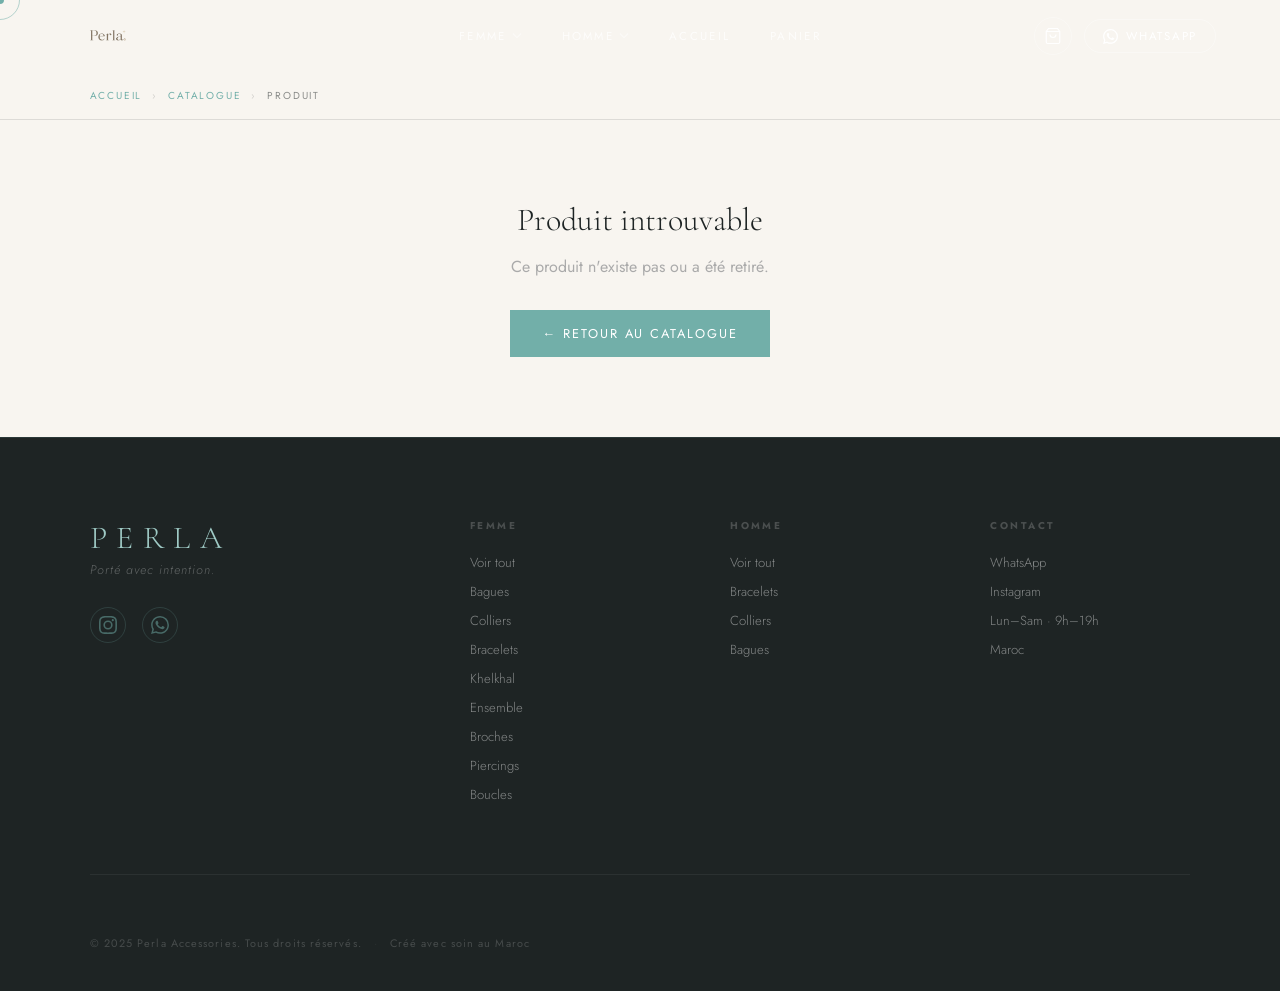
<file: product.html>
<!DOCTYPE html>
<html lang="fr">
<head>
  <meta charset="UTF-8" />
  <meta name="viewport" content="width=device-width, initial-scale=1.0" />
  <title>Produit — Perla Accessories</title>
  <link rel="preconnect" href="https://fonts.googleapis.com" />
  <link href="https://fonts.googleapis.com/css2?family=Cormorant+Garamond:ital,wght@0,300;0,400;0,500;1,300;1,400&family=Jost:wght@200;300;400&display=swap" rel="stylesheet" />
  <link rel="stylesheet" href="/style.css" />
  <link rel="stylesheet" href="/pages.css" />
  <style>
    .product-detail{max-width:1200px;margin:0 auto;padding:calc(var(--nav-h,72px) + 2rem) clamp(1.5rem,5vw,4rem) 5rem;display:grid;grid-template-columns:1fr 1fr;gap:clamp(2rem,5vw,5rem);align-items:start}
    @media(max-width:860px){.product-detail{grid-template-columns:1fr}}
    .gallery-main{aspect-ratio:3/4;overflow:hidden;background:#F5F0E8;position:relative}
    .gallery-main img{width:100%;height:100%;object-fit:cover;transition:opacity .35s}
    .gallery-thumbs{display:flex;gap:8px;margin-top:10px;flex-wrap:wrap}
    .gallery-thumb{width:70px;height:88px;object-fit:cover;cursor:pointer;border:2px solid transparent;opacity:.6;transition:all .2s;background:#F5F0E8}
    .gallery-thumb.active{border-color:var(--teal,#72AFA9);opacity:1}
    .product-info{padding-top:.5rem}
    .product-breadcrumb{font-size:.72rem;letter-spacing:.12em;text-transform:uppercase;color:#aaa;margin-bottom:1.2rem}
    .product-breadcrumb a{color:var(--teal,#72AFA9);text-decoration:none}
    .product-collection{font-size:.72rem;letter-spacing:.2em;text-transform:uppercase;color:var(--teal,#72AFA9);margin-bottom:.5rem}
    .product-name{font-family:'Cormorant Garamond',serif;font-size:clamp(2rem,4vw,3rem);font-weight:300;line-height:1.1;color:var(--charcoal,#1e2424);margin-bottom:.8rem}
    .product-price{font-size:1.4rem;font-weight:400;color:var(--teal,#72AFA9);margin-bottom:1.5rem}
    .product-divider{border:none;border-top:1px solid #ede9e4;margin:1.5rem 0}
    .product-material{font-size:.82rem;color:#888;margin-bottom:1rem}
    .product-description{font-size:.88rem;color:#555;line-height:1.8;margin-bottom:1.5rem}
    .product-badge-genre{display:inline-flex;align-items:center;gap:5px;font-size:.68rem;letter-spacing:.12em;text-transform:uppercase;padding:4px 12px;border-radius:20px;margin-bottom:1rem}
    .badge-femme{background:#fce4ec;color:#c2185b}
    .badge-homme{background:#e3f2fd;color:#1565c0}
    .badge-mixte{background:#f3e5f5;color:#6a1b9a}
    .product-season-badge{display:inline-block;font-size:.65rem;letter-spacing:.12em;text-transform:uppercase;background:var(--gold,#c8a96e);color:white;padding:3px 10px;border-radius:20px;margin-bottom:.8rem}
    .sizes-section{margin-bottom:1.5rem}
    .sizes-label{font-size:.65rem;letter-spacing:.15em;text-transform:uppercase;color:#aaa;margin-bottom:10px}
    .sizes-btns{display:flex;flex-wrap:wrap;gap:8px}
    .size-btn{padding:8px 18px;border:1.5px solid #e0dbd4;background:white;cursor:pointer;font-family:'Jost',sans-serif;font-size:.85rem;color:#555;border-radius:2px;transition:all .2s}
    .size-btn:hover{border-color:var(--teal,#72AFA9);color:var(--teal,#72AFA9)}
    .size-btn.selected{background:var(--teal,#72AFA9);border-color:var(--teal,#72AFA9);color:white}
    .size-hint{font-size:.7rem;color:#aaa;margin-top:8px}
    .size-notice{background:#f8f5f0;border-left:3px solid var(--teal,#72AFA9);padding:12px 16px;margin-bottom:1.5rem;font-size:.82rem;color:#555;line-height:1.6}
    .btn-add-to-cart{width:100%;padding:1rem;background:var(--teal,#72AFA9);color:white;border:none;cursor:pointer;font-family:'Jost',sans-serif;font-size:.8rem;letter-spacing:.15em;text-transform:uppercase;display:flex;align-items:center;justify-content:center;gap:10px;transition:background .2s}
    .btn-add-to-cart:hover{background:#5a9a94}
    .btn-add-to-cart.added{background:#27ae60}
    .btn-buy-now{width:100%;padding:1rem;background:var(--charcoal,#1e2424);color:white;border:none;cursor:pointer;font-family:'Jost',sans-serif;font-size:.8rem;letter-spacing:.15em;text-transform:uppercase;display:flex;align-items:center;justify-content:center;gap:10px;text-decoration:none;transition:background .2s;margin-top:12px}
    .btn-buy-now:hover{background:#333}
    .product-guarantees{margin-top:1.5rem;display:flex;flex-direction:column;gap:8px}
    .guarantee-item{display:flex;align-items:center;gap:10px;font-size:.78rem;color:#888}
    .product-loading{text-align:center;padding:5rem 2rem;font-family:'Cormorant Garamond',serif;font-size:1.3rem;font-style:italic;color:#aaa}
    .product-cta{display:flex;flex-direction:column;gap:0}
  </style>
</head>
<body data-page="product.html">
  <div class="breadcrumb" style="padding-top:calc(var(--nav-h,72px) + 1rem)">
    <a href="/index.html">Accueil</a><span class="breadcrumb-sep">›</span>
    <a href="/products.html">Catalogue</a><span class="breadcrumb-sep">›</span>
    <span id="breadcrumbName">Produit</span>
  </div>
  <main id="mainContent"><div class="product-loading">Chargement du produit…</div></main>
  <a href="https://wa.me/212660055928" target="_blank" class="float-wa" aria-label="WhatsApp">
    <svg viewBox="0 0 24 24" fill="white" width="26"><path d="M17.472 14.382c-.297-.149-1.758-.867-2.03-.967-.273-.099-.471-.148-.67.15-.197.297-.767.966-.94 1.164-.173.199-.347.223-.644.075-.297-.15-1.255-.463-2.39-1.475-.883-.788-1.48-1.761-1.653-2.059-.173-.297-.018-.458.13-.606.134-.133.298-.347.446-.52.149-.174.198-.298.298-.497.099-.198.05-.371-.025-.52-.075-.149-.669-1.612-.916-2.207-.242-.579-.487-.5-.669-.51-.173-.008-.371-.01-.57-.01-.198 0-.52.074-.792.372-.272.297-1.04 1.016-1.04 2.479 0 1.462 1.065 2.875 1.213 3.074.149.198 2.096 3.2 5.077 4.487.709.306 1.262.489 1.694.625.712.227 1.36.195 1.871.118.571-.085 1.758-.719 2.006-1.413.248-.694.248-1.289.173-1.413-.074-.124-.272-.198-.57-.347m-5.421 7.403h-.004a9.87 9.87 0 01-5.031-1.378l-.361-.214-3.741.982.998-3.648-.235-.374a9.86 9.86 0 01-1.51-5.26c.001-5.45 4.436-9.884 9.888-9.884 2.64 0 5.122 1.03 6.988 2.898a9.825 9.825 0 012.893 6.994c-.003 5.45-4.437 9.884-9.885 9.884m8.413-18.297A11.815 11.815 0 0012.05 0C5.495 0 .16 5.335.157 11.892c0 2.096.547 4.142 1.588 5.945L.057 24l6.305-1.654a11.882 11.882 0 005.683 1.448h.005c6.554 0 11.89-5.335 11.893-11.893a11.821 11.821 0 00-3.48-8.413z"/></svg>
    <span class="float-wa-pulse"></span>
  </a>
  <script src="/shared.js"></script>
  <script>
  const SHEETS_API = 'https://script.google.com/macros/s/AKfycbw4A59eT2dvLl8G0rk751Y89-FIWqdrx-Romj5qETWR6Z1i_KIrpeJ-8VkqQ-fH4BOZ/exec';
  const params = new URLSearchParams(location.search);
  const urlSlug = params.get('slug');
  const urlRow = params.get('row');
  let productData = null;
  let selectedSize = null;

  async function loadProduct() {
    try {
      const res = await fetch(SHEETS_API + '?action=getProducts');
      const data = await res.json();
      const products = Array.isArray(data) ? data : [];
      let product = urlSlug ? products.find(p => p.slug === urlSlug) : products.find(p => String(p._row) === urlRow);
      if (!product) { renderNotFound(); return; }
      productData = product;
      renderProduct(product);
    } catch(e) { renderNotFound(); }
  }

  function buildSizesSection(p) {
    if (p.category !== 'Bagues') return '';
    const sizes = (p.sizes || '').split(',').map(s => s.trim()).filter(Boolean);
    if (sizes.length > 0) {
      return '<div class="sizes-section">'
        + '<p class="sizes-label">Tailles disponibles</p>'
        + '<div class="sizes-btns">' + sizes.map(s =>
            '<button class="size-btn" onclick="selectSize(this,\'' + s + '\')">' + s + '</button>'
          ).join('') + '</div>'
        + '<p class="size-hint">Sélectionnez votre taille</p>'
        + '</div>';
    } else {
      return '<div class="size-notice">💍 <strong>Tailles disponibles :</strong> La taille sera confirmée avec vous lors de la validation de votre commande.</div>';
    }
  }

  function selectSize(btn, size) {
    document.querySelectorAll('.size-btn').forEach(b => b.classList.remove('selected'));
    btn.classList.add('selected');
    selectedSize = size;
  }

  function renderProduct(p) {
    document.title = p.name + ' — Perla Accessories';
    document.getElementById('breadcrumbName').textContent = p.name;
    const photos = [p.image,p.image2,p.image3,p.image4,p.image5,p.image6].filter(Boolean);
    const fallback = p.genre === 'Homme' ? '/images/homme-product6.jpg' : '/images/femme-product1.jpg';
    if (!photos.length) photos.push(fallback);
    const genreClass = p.genre === 'Femme' ? 'badge-femme' : p.genre === 'Homme' ? 'badge-homme' : 'badge-mixte';
    const genreIcon = p.genre === 'Femme' ? '♀' : p.genre === 'Homme' ? '♂' : '⚤';
    const price = String(p.price).includes('MAD') || String(p.price).includes('Dh') ? p.price : p.price + ' MAD';
    const thumbs = photos.length > 1 ? '<div class="gallery-thumbs">' + photos.map((src,i) =>
      '<img src="' + src + '" class="gallery-thumb ' + (i===0?'active':'') + '" onclick="switchPhoto(' + i + ')" onerror="this.style.display=\'none\'"/>').join('') + '</div>' : '';

    document.getElementById('mainContent').innerHTML = '<div class="product-detail">'
      + '<div><div class="gallery-main"><img src="' + photos[0] + '" id="mainPhoto" onerror="this.src=\'' + fallback + '\'"/></div>' + thumbs + '</div>'
      + '<div class="product-info">'
      + '<p class="product-breadcrumb"><a href="/index.html">Accueil</a> › <a href="/products.html">Catalogue</a> › ' + (p.genre||'') + '</p>'
      + (p.badge ? '<span class="product-season-badge">' + p.badge + '</span>' : '')
      + '<span class="product-badge-genre ' + genreClass + '">' + genreIcon + ' ' + (p.genre||'') + '</span>'
      + '<p class="product-collection">' + (p.collection || p.category || '') + '</p>'
      + '<h1 class="product-name">' + p.name + '</h1>'
      + '<p class="product-price">' + price + '</p>'
      + '<hr class="product-divider"/>'
      + (p.material ? '<p class="product-material">✦ Matière : ' + p.material + '</p>' : '')
      + buildSizesSection(p)
      + (p.description ? '<p class="product-description">' + p.description + '</p>' : '')
      + '<div class="product-cta">'
      + '<button class="btn-add-to-cart" id="btnAddCart" onclick="addToCartAndUpdate()"><svg viewBox="0 0 24 24" fill="none" stroke="currentColor" stroke-width="1.5" width="16"><path d="M6 2L3 6v14a2 2 0 002 2h14a2 2 0 002-2V6l-3-4zM3 6h18M16 10a4 4 0 01-8 0"/></svg>Ajouter au panier</button>'
      + '<a href="/order.html" class="btn-buy-now" onclick="addToCartNow()">Commander maintenant →</a>'
      + '</div>'
      + '<div class="product-guarantees">'
      + '<div class="guarantee-item">🚚 Livraison partout au Maroc · 2–4 jours</div>'
      + '<div class="guarantee-item">💵 Paiement à la livraison uniquement</div>'
      + '<div class="guarantee-item">💬 Questions ? <a href="https://wa.me/212660055928" target="_blank" style="color:var(--teal,#72AFA9)">WhatsApp</a></div>'
      + '</div></div></div>';
  }

  function switchPhoto(index) {
    const photos = [productData.image,productData.image2,productData.image3,productData.image4,productData.image5,productData.image6].filter(Boolean);
    if (!photos[index]) return;
    const mp = document.getElementById('mainPhoto');
    if (mp) { mp.style.opacity='0'; setTimeout(() => { mp.src=photos[index]; mp.style.opacity='1'; }, 180); }
    document.querySelectorAll('.gallery-thumb').forEach((t,i) => t.classList.toggle('active', i===index));
  }

  function addToCartNow() {
    if (!productData || !window.PerlaCart) return;
    const name = selectedSize ? productData.name + ' (T.' + selectedSize + ')' : productData.name;
    const slug = (productData.slug || String(productData._row)) + (selectedSize ? '-' + selectedSize : '');
    window.PerlaCart.add({ slug, name, price: productData.price, image: productData.image, collection: productData.collection || '', material: productData.material || '' });
  }

  function addToCartAndUpdate() {
    if (!productData) return;
    addToCartNow();
    const btn = document.getElementById('btnAddCart');
    if (btn) {
      btn.classList.add('added');
      btn.innerHTML = '✓ Ajouté au panier';
      setTimeout(() => { btn.classList.remove('added'); btn.innerHTML = '<svg viewBox="0 0 24 24" fill="none" stroke="currentColor" stroke-width="1.5" width="16"><path d="M6 2L3 6v14a2 2 0 002 2h14a2 2 0 002-2V6l-3-4zM3 6h18M16 10a4 4 0 01-8 0"/></svg>Ajouter au panier'; }, 2000);
    }
  }

  function renderNotFound() {
    document.getElementById('mainContent').innerHTML = '<div style="text-align:center;padding:5rem 2rem"><h2 style="font-family:Cormorant Garamond,serif;font-size:2rem;font-weight:300;margin-bottom:1rem">Produit introuvable</h2><p style="color:#aaa;margin-bottom:2rem">Ce produit n\'existe pas ou a été retiré.</p><a href="/products.html" style="display:inline-flex;padding:14px 32px;background:var(--teal,#72AFA9);color:white;text-decoration:none;font-size:.8rem;letter-spacing:.15em;text-transform:uppercase">← Retour au catalogue</a></div>';
  }

  document.addEventListener('DOMContentLoaded', loadProduct);
  </script>
</body>
</html>
</file>
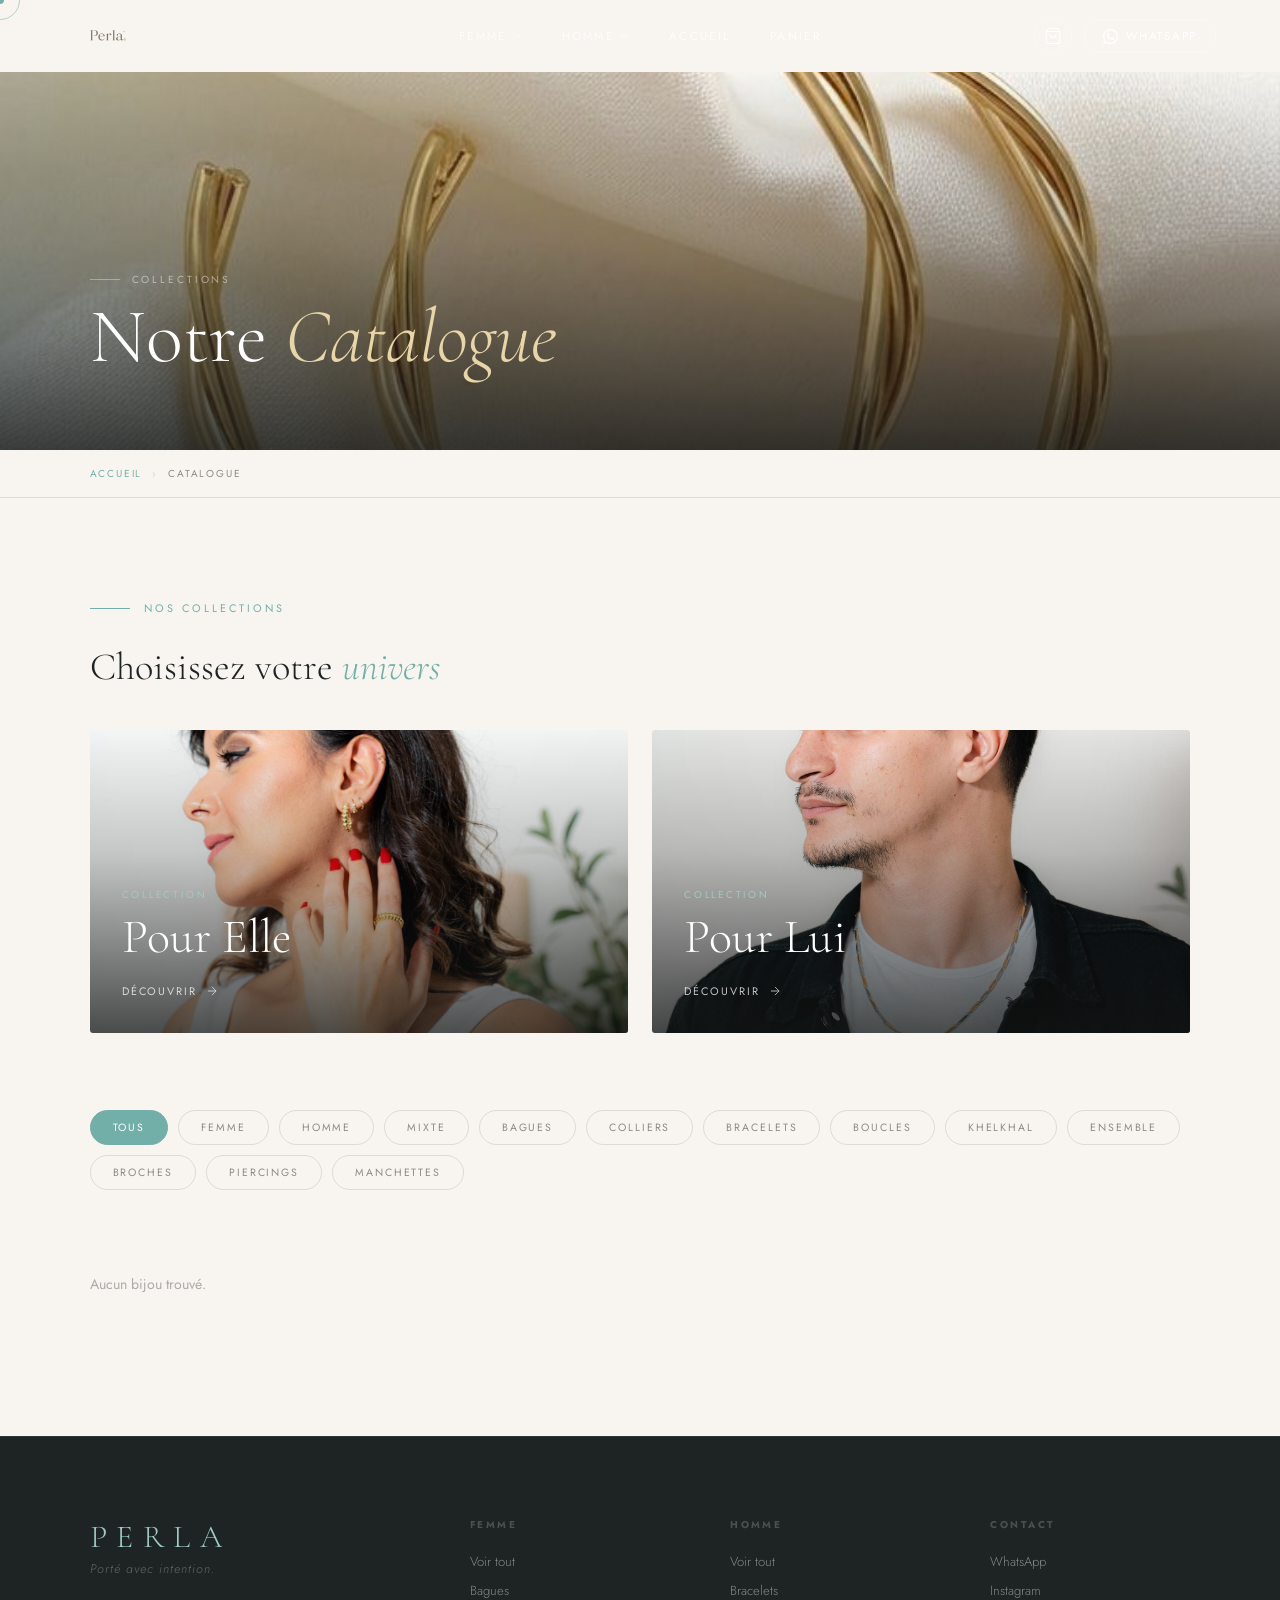
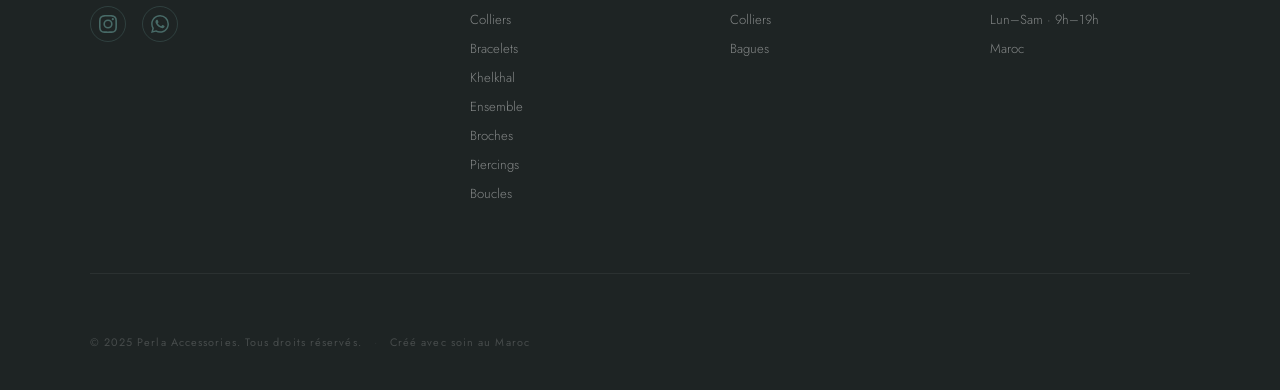
<file: products.html>
<!DOCTYPE html>
<html lang="fr">
<head>
  <meta charset="UTF-8" />
  <meta name="viewport" content="width=device-width, initial-scale=1.0" />
  <title>Catalogue — Perla Accessories</title>
  <meta name="description" content="Découvrez nos collections de bijoux Femme et Homme — Perla Accessories." />
  <link rel="preconnect" href="https://fonts.googleapis.com" />
  <link rel="preconnect" href="https://fonts.gstatic.com" crossorigin />
  <link href="https://fonts.googleapis.com/css2?family=Cormorant+Garamond:ital,wght@0,300;0,400;0,500;1,300;1,400&family=Jost:wght@200;300;400&display=swap" rel="stylesheet" />
  <link rel="stylesheet" href="/style.css" />
  <link rel="stylesheet" href="/pages.css" />
</head>
<body data-page="products.html">
  <div class="page-hero">
    <img src="/images/hero.jpg" alt="Catalogue Perla" class="page-hero-img" />
    <div class="page-hero-overlay"></div>
    <div class="page-hero-content">
      <div class="page-hero-label">Collections</div>
      <h1>Notre <em>Catalogue</em></h1>
    </div>
  </div>
  <div class="breadcrumb">
    <a href="/index.html">Accueil</a>
    <span class="breadcrumb-sep">›</span>
    <span>Catalogue</span>
  </div>
  <section class="page-section bg-cream">
    <div id="viewLanding">
      <div class="section-label reveal-label"><span class="label-line"></span>Nos Collections</div>
      <h2 class="gender-title" style="margin-bottom:40px;">Choisissez votre <em>univers</em></h2>
      <div class="gender-landing">
        <div class="gender-card" onclick="showGender('Femme')">
          <img src="/images/femme-product1.jpg" alt="Collection Femme" />
          <div class="gender-card-overlay"></div>
          <div class="gender-card-content">
            <span class="gender-card-label">Collection</span>
            <h3 class="gender-card-title">Pour Elle</h3>
            <span class="gender-card-link">Découvrir <svg width="14" height="14" viewBox="0 0 24 24" fill="none" stroke="currentColor" stroke-width="1.5"><path d="M5 12h14M12 5l7 7-7 7"/></svg></span>
          </div>
        </div>
        <div class="gender-card" onclick="showGender('Homme')">
          <img src="/images/homme-instagram1.jpg" alt="Collection Homme" />
          <div class="gender-card-overlay"></div>
          <div class="gender-card-content">
            <span class="gender-card-label">Collection</span>
            <h3 class="gender-card-title">Pour Lui</h3>
            <span class="gender-card-link">Découvrir <svg width="14" height="14" viewBox="0 0 24 24" fill="none" stroke="currentColor" stroke-width="1.5"><path d="M5 12h14M12 5l7 7-7 7"/></svg></span>
          </div>
        </div>
      </div>
      <div class="filter-bar" style="margin-top:48px;">
        <button class="filter-btn active" data-filter="all" onclick="filterProducts('all', this)">Tous</button>
        <button class="filter-btn" data-filter="Femme" onclick="filterProducts('Femme', this)">Femme</button>
        <button class="filter-btn" data-filter="Homme" onclick="filterProducts('Homme', this)">Homme</button>
        <button class="filter-btn" data-filter="Les deux" onclick="filterProducts('Les deux', this)">Mixte</button>
        <button class="filter-btn" data-filter="Bagues" onclick="filterProducts('Bagues', this)">Bagues</button>
        <button class="filter-btn" data-filter="Colliers" onclick="filterProducts('Colliers', this)">Colliers</button>
        <button class="filter-btn" data-filter="Bracelets" onclick="filterProducts('Bracelets', this)">Bracelets</button>
        <button class="filter-btn" data-filter="Boucles d'oreilles" onclick="filterProducts('Boucles d\'oreilles', this)">Boucles</button>
        <button class="filter-btn" data-filter="Chaîne de pieds" onclick="filterProducts('Chaîne de pieds', this)">Khelkhal</button>
        <button class="filter-btn" data-filter="Ensemble" onclick="filterProducts('Ensemble', this)">Ensemble</button>
        <button class="filter-btn" data-filter="Broches" onclick="filterProducts('Broches', this)">Broches</button>
        <button class="filter-btn" data-filter="Piercings" onclick="filterProducts('Piercings', this)">Piercings</button>
        <button class="filter-btn" data-filter="Manchettes" onclick="filterProducts('Manchettes', this)">Manchettes</button>
      </div>
      <div class="product-grid" id="productGrid"></div>
    </div>
    <div id="viewGender" style="display:none;">
      <button class="back-btn" onclick="showLanding()">
        <svg width="14" height="14" viewBox="0 0 24 24" fill="none" stroke="currentColor" stroke-width="1.5"><path d="M19 12H5M12 5l-7 7 7 7"/></svg>
        Retour
      </button>
      <h2 class="gender-title" id="genderTitle">Collection <em>Femme</em></h2>
      <div class="category-filter" id="categoryFilter"></div>
      <div class="product-grid" id="genderGrid"></div>
    </div>
  </section>
  <script src="/shared.js"></script>
  <script>
  const SHEETS_API = 'https://script.google.com/macros/s/AKfycbw4A59eT2dvLl8G0rk751Y89-FIWqdrx-Romj5qETWR6Z1i_KIrpeJ-8VkqQ-fH4BOZ/exec';
  const FEMME_CATS = ['Bagues','Colliers','Bracelets',"Boucles d'oreilles",'Manchettes','Chaîne de pieds','Ensemble','Broches','Piercings'];
  const HOMME_CATS = ['Bagues','Colliers','Bracelets'];
  let PRODUCTS = [];
  const params = new URLSearchParams(location.search);
  const urlGenre = params.get('genre');

  function buildCard(p) {
    const div = document.createElement('div');
    div.className = 'product-card' + (p.available ? '' : ' out-of-stock');
    const slug = p.slug || String(p._row || '');
    const productUrl = slug ? '/product.html?slug=' + encodeURIComponent(slug) : (p._row ? '/product.html?row=' + p._row : '#');
    const fallbackImg = p.genre === 'Homme' ? '/images/homme-product6.jpg' : '/images/femme-product1.jpg';
    div.innerHTML = '<div class="product-card-media" onclick="location.href=\'' + productUrl + '\'" style="cursor:pointer">'
      + '<img src="' + (p.image || fallbackImg) + '" alt="' + p.name + '" class="product-card-img" loading="lazy" onerror="this.src=\'' + fallbackImg + '\'"/>'
      + '<div class="product-card-overlay"></div>'
      + (p.badge ? '<span class="product-card-badge">' + p.badge + '</span>' : '')
      + '<div class="product-card-actions">'
      + '<button class="btn-add-cart" onclick="event.stopPropagation();addToCart(event,\'' + slug + '\')">Ajouter au panier</button>'
      + '<a href="' + productUrl + '" class="btn-view-product" onclick="event.stopPropagation()">Voir le produit</a>'
      + '</div></div>'
      + '<div class="product-card-info" onclick="location.href=\'' + productUrl + '\'" style="cursor:pointer">'
      + '<span class="product-card-collection">' + (p.collection || p.category || '') + '</span>'
      + '<div class="product-card-name">' + p.name + '</div>'
      + '<div class="product-card-price">' + (p.material ? p.material + ' | ' : '') + '<strong>' + p.price + '</strong></div>'
      + '</div>';
    return div;
  }

  function addToCart(e, slug) {
    e.stopPropagation();
    const p = PRODUCTS.find(x => (x.slug && x.slug === slug) || String(x._row) === slug);
    if (!p) return;
    window.PerlaCart.add({ slug: p.slug || String(p._row || Date.now()), name: p.name, price: p.price, image: p.image || '', collection: p.collection || '', material: p.material || '' });
  }

  function renderGrid(container, products) {
    container.innerHTML = '';
    if (!products.length) { container.innerHTML = '<p style="color:#aaa;font-size:.88rem;grid-column:1/-1;padding:40px 0;">Aucun bijou trouvé.</p>'; return; }
    products.forEach(p => container.appendChild(buildCard(p)));
  }

  let currentFilter = 'all';
  function filterProducts(filter, btn) {
    currentFilter = filter;
    document.querySelectorAll('.filter-btn').forEach(b => b.classList.remove('active'));
    if (btn) btn.classList.add('active');
    let filtered = PRODUCTS;
    if (filter === 'Femme') filtered = PRODUCTS.filter(p => p.genre === 'Femme' || p.genre === 'Les deux');
    else if (filter === 'Homme') filtered = PRODUCTS.filter(p => p.genre === 'Homme' || p.genre === 'Les deux');
    else if (filter === 'Les deux') filtered = PRODUCTS.filter(p => p.genre === 'Les deux');
    else if (filter !== 'all') filtered = PRODUCTS.filter(p => p.category === filter);
    renderGrid(document.getElementById('productGrid'), filtered);
  }

  let currentGender = null;
  function showGender(genre) {
    currentGender = genre;
    document.getElementById('viewLanding').style.display = 'none';
    document.getElementById('viewGender').style.display = 'block';
    document.getElementById('genderTitle').innerHTML = 'Collection <em>' + (genre === 'Femme' ? 'Femme' : 'Homme') + '</em>';
    const allowedCats = genre === 'Homme' ? HOMME_CATS : FEMME_CATS;
    const cf = document.getElementById('categoryFilter');
    cf.innerHTML = '<button class="filter-btn active" onclick="filterGender(\'all\', this)">Tout voir</button>'
      + allowedCats.map(c => '<button class="filter-btn" onclick="filterGender(\'' + c.replace(/'/g,"\'") + '\', this)">' + (c === 'Chaîne de pieds' ? 'Khelkhal' : c) + '</button>').join('');
    filterGender('all');
    window.scrollTo({ top: 0, behavior: 'smooth' });
  }

  function filterGender(cat, btn) {
    document.querySelectorAll('#categoryFilter .filter-btn').forEach(b => b.classList.remove('active'));
    if (btn) btn.classList.add('active');
    let filtered = PRODUCTS.filter(p => p.genre === currentGender || p.genre === 'Les deux');
    if (cat !== 'all') filtered = filtered.filter(p => p.category === cat);
    renderGrid(document.getElementById('genderGrid'), filtered);
  }

  function showLanding() {
    document.getElementById('viewGender').style.display = 'none';
    document.getElementById('viewLanding').style.display = 'block';
    currentGender = null;
  }

  async function loadProductsFromSheets() {
    try {
      const res = await fetch(SHEETS_API + '?action=getProducts');
      const data = await res.json();
      if (Array.isArray(data) && data.length) {
        PRODUCTS = data.map(p => ({
          slug: p.slug || p.name?.toLowerCase().replace(/\s+/g,'-') || String(p._row),
          name: p.name || '', price: p.price ? (String(p.price).includes('MAD') || String(p.price).includes('Dh') ? p.price : p.price + ' MAD') : '0 MAD',
          collection: p.collection || '', category: p.category || '', genre: p.genre || 'Femme',
          material: p.material || '', image: p.image || (p.genre === 'Homme' ? '/images/homme-product6.jpg' : '/images/femme-product1.jpg'),
          available: p.available !== false && p.available !== 'false', badge: p.badge || '', _row: p._row,
        }));
      }
    } catch(e) { console.warn('Sheets error:', e); }
  }

  document.addEventListener('DOMContentLoaded', async () => {
    document.getElementById('productGrid').innerHTML = '<p style="color:#aaa;font-size:.88rem;padding:40px 0;grid-column:1/-1;">Chargement…</p>';
    await loadProductsFromSheets();
    renderGrid(document.getElementById('productGrid'), PRODUCTS);
    if (urlGenre) showGender(urlGenre);
  });
  </script>
</body>
</html>
</file>
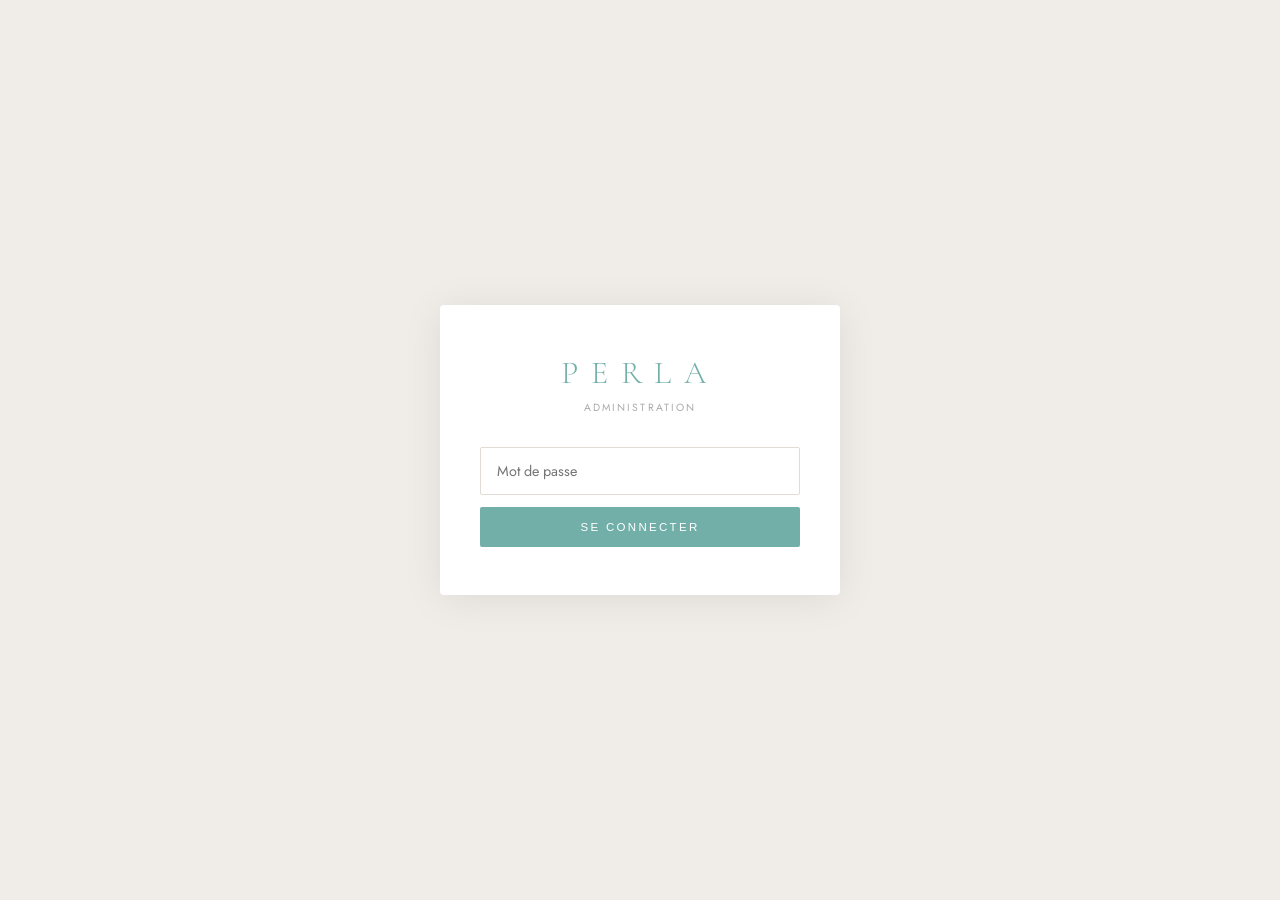
<file: admin/admin-index.html>
<!DOCTYPE html>
<html lang="fr">
<head>
  <meta charset="UTF-8" />
  <meta name="viewport" content="width=device-width, initial-scale=1.0" /> 
  <title>Perla — Administration</title>
  <link href="https://fonts.googleapis.com/css2?family=Cormorant+Garamond:ital,wght@0,300;0,400;1,300&family=Jost:wght@200;300;400&display=swap" rel="stylesheet" />
  <style>
    *{box-sizing:border-box;margin:0;padding:0}
    :root{--teal:#72AFA9;--charcoal:#1e2424;--cream:#f0ede8;--gold:#c8a96e}
    body{font-family:'Jost',sans-serif;background:var(--cream);min-height:100vh}
    #loginScreen{display:flex;align-items:center;justify-content:center;min-height:100vh;padding:24px}
    .login-box{background:#fff;border-radius:4px;padding:48px 40px;max-width:400px;width:100%;text-align:center;box-shadow:0 4px 40px rgba(0,0,0,.08)}
    .login-logo{font-family:'Cormorant Garamond',serif;font-size:2rem;font-weight:300;letter-spacing:.4em;color:var(--teal);margin-bottom:8px}
    .login-sub{font-size:.65rem;letter-spacing:.2em;text-transform:uppercase;color:#aaa;margin-bottom:32px}
    .login-input{width:100%;padding:13px 16px;border:1px solid #e0dbd4;border-radius:2px;font-size:.9rem;font-family:'Jost',sans-serif;margin-bottom:12px;outline:none;transition:border .2s}
    .login-input:focus{border-color:var(--teal)}
    .login-btn{width:100%;padding:14px;background:var(--teal);color:#fff;border:none;border-radius:2px;font-size:.72rem;letter-spacing:.2em;text-transform:uppercase;cursor:pointer;transition:background .2s}
    .login-btn:hover{background:#5a9a94}
    .login-error{color:#c0392b;font-size:.8rem;margin-top:12px;display:none}
    #adminPanel{display:none}
    .admin-nav{background:var(--charcoal);padding:0 32px;display:flex;align-items:center;justify-content:space-between;height:56px}
    .admin-nav-logo{font-family:'Cormorant Garamond',serif;font-size:1.3rem;letter-spacing:.3em;color:var(--teal);font-weight:300}
    .admin-nav-right{display:flex;align-items:center;gap:16px}
    .admin-nav-site{font-size:.65rem;letter-spacing:.15em;text-transform:uppercase;color:#aaa;text-decoration:none;transition:color .2s}
    .admin-nav-site:hover{color:#fff}
    .admin-logout{font-size:.65rem;letter-spacing:.15em;text-transform:uppercase;color:#aaa;cursor:pointer;background:none;border:none;transition:color .2s}
    .admin-logout:hover{color:#fff}
    .admin-body{display:flex;min-height:calc(100vh - 56px)}
    .admin-sidebar{width:220px;background:#fff;border-right:1px solid #ede9e4;padding:24px 0;flex-shrink:0}
    .sidebar-section{font-size:.6rem;letter-spacing:.2em;text-transform:uppercase;color:#bbb;padding:16px 24px 8px}
    .sidebar-item{display:flex;align-items:center;gap:10px;padding:10px 24px;font-size:.82rem;color:var(--charcoal);cursor:pointer;transition:background .15s;border:none;background:none;width:100%;text-align:left}
    .sidebar-item:hover{background:#f8f5f0}
    .sidebar-item.active{background:#f0ede8;color:var(--teal);font-weight:400}
    .admin-main{flex:1;padding:32px;background:var(--cream);overflow-y:auto}
    .admin-header{display:flex;align-items:center;justify-content:space-between;margin-bottom:28px}
    .admin-title{font-family:'Cormorant Garamond',serif;font-size:1.8rem;font-weight:300;color:var(--charcoal)}
    .btn-new{padding:10px 24px;background:var(--teal);color:#fff;border:none;border-radius:2px;font-size:.68rem;letter-spacing:.15em;text-transform:uppercase;cursor:pointer;transition:background .2s}
    .btn-new:hover{background:#5a9a94}
    .product-list{display:flex;flex-direction:column;gap:12px}
    .product-item{background:#fff;border-radius:3px;padding:16px 20px;display:flex;align-items:center;gap:16px;box-shadow:0 1px 4px rgba(0,0,0,.05);transition:box-shadow .2s}
    .product-item:hover{box-shadow:0 4px 16px rgba(0,0,0,.1)}
    .product-item-img{width:56px;height:56px;object-fit:cover;border-radius:2px;background:#f0ede8;flex-shrink:0}
    .product-item-info{flex:1}
    .product-item-name{font-size:.95rem;color:var(--charcoal);margin-bottom:4px}
    .product-item-meta{font-size:.72rem;color:#aaa}
    .product-item-badge{font-size:.6rem;letter-spacing:.1em;text-transform:uppercase;padding:3px 8px;border-radius:20px;background:#f0ede8;color:var(--teal)}
    .product-item-actions{display:flex;gap:8px}
    .btn-edit{padding:6px 16px;background:none;border:1px solid var(--teal);color:var(--teal);border-radius:2px;font-size:.65rem;letter-spacing:.1em;text-transform:uppercase;cursor:pointer}
    .btn-delete{padding:6px 16px;background:none;border:1px solid #e0dbd4;color:#aaa;border-radius:2px;font-size:.65rem;letter-spacing:.1em;text-transform:uppercase;cursor:pointer}
    .btn-delete:hover{border-color:#c0392b;color:#c0392b}
    .product-form{background:#fff;border-radius:3px;padding:32px;box-shadow:0 1px 4px rgba(0,0,0,.05);max-width:700px}
    .form-row{display:grid;grid-template-columns:1fr 1fr;gap:16px;margin-bottom:16px}
    .form-group{display:flex;flex-direction:column;gap:6px;margin-bottom:16px}
    .form-label{font-size:.65rem;letter-spacing:.15em;text-transform:uppercase;color:#aaa;font-weight:400}
    .form-input,.form-select,.form-textarea{padding:11px 14px;border:1px solid #e0dbd4;border-radius:2px;font-size:.88rem;font-family:'Jost',sans-serif;outline:none;transition:border .2s;background:#fff}
    .form-input:focus,.form-select:focus,.form-textarea:focus{border-color:var(--teal)}
    .form-textarea{min-height:80px;resize:vertical}
    .form-actions{display:flex;gap:12px;margin-top:24px}
    .btn-save{padding:12px 32px;background:var(--teal);color:#fff;border:none;border-radius:2px;font-size:.72rem;letter-spacing:.15em;text-transform:uppercase;cursor:pointer}
    .btn-cancel{padding:12px 24px;background:none;border:1px solid #e0dbd4;color:#aaa;border-radius:2px;font-size:.72rem;letter-spacing:.15em;text-transform:uppercase;cursor:pointer}
    .photo-upload{border:2px dashed #e0dbd4;border-radius:3px;padding:32px;text-align:center;cursor:pointer;transition:border .2s}
    .photo-upload:hover{border-color:var(--teal)}
    .toast{position:fixed;bottom:32px;left:50%;transform:translateX(-50%) translateY(20px);background:var(--charcoal);color:#fff;padding:12px 24px;border-radius:40px;font-size:.72rem;letter-spacing:.1em;opacity:0;transition:all .4s;pointer-events:none;z-index:999}
    .toast.show{opacity:1;transform:translateX(-50%) translateY(0)}
    .empty-state{text-align:center;padding:60px 0;color:#aaa}
    .empty-state p{font-family:'Cormorant Garamond',serif;font-size:1.3rem;font-style:italic}
    .stat-cards{display:grid;grid-template-columns:repeat(3,1fr);gap:16px;margin-bottom:28px}
    .stat-card{background:#fff;border-radius:3px;padding:20px 24px;box-shadow:0 1px 4px rgba(0,0,0,.05)}
    .stat-card-num{font-family:'Cormorant Garamond',serif;font-size:2rem;font-weight:300;color:var(--teal)}
    .stat-card-label{font-size:.65rem;letter-spacing:.15em;text-transform:uppercase;color:#aaa;margin-top:4px}
    .orders-table{width:100%;border-collapse:collapse;background:#fff;border-radius:3px;overflow:hidden;box-shadow:0 1px 4px rgba(0,0,0,.05)}
    .orders-table th{background:var(--charcoal);color:#fff;padding:12px 16px;font-size:.65rem;letter-spacing:.15em;text-transform:uppercase;font-weight:400;text-align:left}
    .orders-table td{padding:12px 16px;font-size:.82rem;color:var(--charcoal);border-bottom:1px solid #f0ede8}
    .orders-table tr:hover td{background:#faf8f5}
    .status-badge{display:inline-block;padding:3px 10px;border-radius:20px;font-size:.6rem;letter-spacing:.1em;text-transform:uppercase}
    .status-attente{background:#fef3cd;color:#856404}
    .status-confirme{background:#d1e7dd;color:#155724}
    .status-livre{background:#cff4fc;color:#0c5460}
    @media(max-width:768px){
      .admin-sidebar{display:none}
      .form-row{grid-template-columns:1fr}
      .stat-cards{grid-template-columns:1fr}
    }
  </style>
</head>
<body>

<!-- LOGIN -->
<div id="loginScreen">
  <div class="login-box">
    <div class="login-logo">PERLA</div>
    <div class="login-sub">Administration</div>
    <input type="password" class="login-input" id="loginPassword"
      placeholder="Mot de passe" onkeydown="if(event.key==='Enter')doLogin()" />
    <button class="login-btn" onclick="doLogin()">Se connecter</button>
    <div class="login-error" id="loginError">Mot de passe incorrect.</div>
  </div>
</div>

<!-- ADMIN PANEL -->
<div id="adminPanel">
  <nav class="admin-nav">
    <div class="admin-nav-logo">PERLA</div>
    <div class="admin-nav-right">
      <a href="/" target="_blank" class="admin-nav-site">← Voir le site</a>
      <button class="admin-logout" onclick="doLogout()">Déconnexion</button>
    </div>
  </nav>
  <div class="admin-body">
    <aside class="admin-sidebar">
      <div class="sidebar-section">Tableau de bord</div>
      <button class="sidebar-item active" id="sideProducts" onclick="showSection('products',this)">🛍 Produits</button>
      <button class="sidebar-item" id="sideOrders" onclick="showSection('orders',this)">📦 Commandes</button>
    </aside>
    <main class="admin-main" id="adminMain"></main>
  </div>
</div>

<div class="toast" id="toast"></div>

<script>
/* ════════════════════════════════════
   CONFIG
════════════════════════════════════ */
const PASSWORD  = 'Nadia$Perla*2026';
const SHEETS_API = 'https://script.google.com/macros/s/AKfycbw4A59eT2dvLl8G0rk751Y89-FIWqdrx-Romj5qETWR6Z1i_KIrpeJ-8VkqQ-fH4BOZ/exec';
const GITHUB_TOKEN = localStorage.getItem('perla_gh_token') || '';
const REPO = 'darkouchzak-rgb/Perla-v4-2';
const BRANCH = 'main';

/* ════════════════════════════════════
   AUTH
════════════════════════════════════ */
function doLogin() {
  const pw = document.getElementById('loginPassword').value;
  if (pw === PASSWORD) {
    sessionStorage.setItem('perla_admin','1');
    document.getElementById('loginScreen').style.display = 'none';
    document.getElementById('adminPanel').style.display  = 'block';
    // Check if token is stored
    if (!localStorage.getItem('perla_gh_token')) {
      showTokenSetup();
    } else {
      showSection('products', document.getElementById('sideProducts'));
    }
  } else {
    const err = document.getElementById('loginError');
    err.style.display = 'block';
    setTimeout(() => err.style.display = 'none', 2000);
  }
}

function doLogout() {
  sessionStorage.removeItem('perla_admin');
  location.reload();
}

/* ════════════════════════════════════
   API CALLS TO GOOGLE SHEETS
════════════════════════════════════ */
async function sheetsGet(action) {
  const r = await fetch(`${SHEETS_API}?action=${action}`);
  return r.json();
}

async function sheetsPost(data) {
  const r = await fetch(SHEETS_API, {
    method: 'POST',
    mode: 'no-cors',
    headers: { 'Content-Type': 'application/json' },
    body: JSON.stringify(data)
  });
  return { success: true };
}

/* ════════════════════════════════════
   IMAGE UPLOAD TO GITHUB
════════════════════════════════════ */
async function uploadImage(file) {
  return new Promise(resolve => {
    const reader = new FileReader();
    reader.onload = async e => {
      const base64   = e.target.result.split(',')[1];
      const filename = `images/uploads/${Date.now()}-${file.name.replace(/\s+/g,'-')}`;
      await fetch(`https://api.github.com/repos/${REPO}/contents/${filename}`, {
        method: 'PUT',
        headers: { Authorization: `token ${GITHUB_TOKEN}`, 'Content-Type': 'application/json' },
        body: JSON.stringify({ message: `Upload: ${file.name}`, content: base64, branch: BRANCH })
      });
      resolve(`/${filename}`);
    };
    reader.readAsDataURL(file);
  });
}

/* ════════════════════════════════════
   SECTIONS
════════════════════════════════════ */
function showTokenSetup() {
  document.getElementById('adminMain').innerHTML = `
    <div class="admin-header"><h1 class="admin-title">⚙️ Configuration initiale</h1></div>
    <div class="product-form" style="max-width:500px">
      <p style="font-size:.88rem;color:#aaa;line-height:1.8;margin-bottom:24px">
        Configuration unique — entrez votre GitHub Token pour activer l'upload de photos.<br/>
        Ce token est stocké uniquement sur votre appareil.
      </p>
      <div class="form-group">
        <label class="form-label">GitHub Personal Access Token</label>
        <input type="password" class="form-input" id="ghTokenInput" placeholder="ghp_xxxxxxxxxxxx" />
      </div>
      <button class="btn-save" onclick="saveGhToken()">Enregistrer et continuer</button>
    </div>`;
}

function saveGhToken() {
  const t = document.getElementById('ghTokenInput').value.trim();
  if (!t) return;
  localStorage.setItem('perla_gh_token', t);
  showToast('Token enregistré !');
  showSection('products', document.getElementById('sideProducts'));
}

function showSection(section, btn) {
  document.querySelectorAll('.sidebar-item').forEach(b => b.classList.remove('active'));
  if (btn) btn.classList.add('active');
  if (section === 'products') showProducts();
  if (section === 'orders')   showOrders();
}

/* ════════════════════════════════════
   PRODUCTS
════════════════════════════════════ */
async function showProducts() {
  const main = document.getElementById('adminMain');
  main.innerHTML = `
    <div class="admin-header">
      <h1 class="admin-title">🛍 Produits</h1>
      <button class="btn-new" onclick="showForm(null)">+ Nouveau produit</button>
    </div>
    <p style="color:#aaa;font-size:.85rem">Chargement depuis Google Sheets…</p>`;

  let products = [];
  try {
    products = await sheetsGet('getProducts');
  } catch(e) {
    main.innerHTML += `<p style="color:#c0392b">Erreur de connexion à Google Sheets.</p>`;
    return;
  }

  if (!Array.isArray(products) || products.length === 0) {
    main.innerHTML = `
      <div class="admin-header">
        <h1 class="admin-title">🛍 Produits</h1>
        <button class="btn-new" onclick="showForm(null)">+ Nouveau produit</button>
      </div>
      <div class="empty-state"><p>Aucun produit pour le moment.</p><br/>
        <button class="btn-new" onclick="showForm(null)">+ Ajouter le premier produit</button>
      </div>`;
    return;
  }

  const list = products.map(p => `
    <div class="product-item">
      <img src="${p.image||p.image_url||''}" class="product-item-img" onerror="this.style.background='#f0ede8'" />
      <div class="product-item-info">
        <div class="product-item-name">${p.name}</div>
        <div class="product-item-meta">${p.genre||''} · ${p.category||''} · ${p.price||''}</div>
      </div>
      ${p.badge ? `<span class="product-item-badge">${p.badge}</span>` : ''}
      <div class="product-item-actions">
        <button class="btn-edit" onclick='showForm(${JSON.stringify(p).replace(/'/g,"&#39;")})'>Modifier</button>
        <button class="btn-delete" onclick='delProduct(${JSON.stringify(p).replace(/'/g,"&#39;")})'>Supprimer</button>
      </div>
    </div>`).join('');

  main.innerHTML = `
    <div class="admin-header">
      <h1 class="admin-title">🛍 Produits <span style="font-size:1rem;color:#aaa;font-family:'Jost'">(${products.length})</span></h1>
      <button class="btn-new" onclick="showForm(null)">+ Nouveau produit</button>
    </div>
    <div class="product-list">${list}</div>`;
}

function showForm(p) {
  const isNew = !p;
  p = p || { name:'',price:'',genre:'Femme',category:'Bagues',collection:'Lumière',description:'',material:'',image:'',available:true,badge:'',order:99,slug:'' };

  document.getElementById('adminMain').innerHTML = `
    <div class="admin-header">
      <h1 class="admin-title">${isNew ? 'Nouveau produit' : 'Modifier le produit'}</h1>
    </div>
    <div class="product-form">
      <div class="form-row">
        <div class="form-group">
          <label class="form-label">Nom du produit *</label>
          <input class="form-input" id="fName" value="${p.name||''}" placeholder="Ex: Boucles Soleil" />
        </div>
        <div class="form-group">
          <label class="form-label">Prix *</label>
          <input class="form-input" id="fPrice" value="${p.price||''}" placeholder="Ex: 349 MAD" />
        </div>
      </div>
      <div class="form-row">
        <div class="form-group">
          <label class="form-label">Genre *</label>
          <select class="form-select" id="fGenre">
            <option value="Femme" ${(p.genre||'')==='Femme'?'selected':''}>👩 Femme</option>
            <option value="Homme" ${(p.genre||'')==='Homme'?'selected':''}>👨 Homme</option>
            <option value="Les deux" ${(p.genre||'')==='Les deux'?'selected':''}>👫 Les deux</option>
          </select>
        </div>
        <div class="form-group">
          <label class="form-label">Catégorie *</label>
          <select class="form-select" id="fCategory">
            <option value="Bagues" ${(p.category||'')==='Bagues'?'selected':''}>Bagues</option>
            <option value="Colliers" ${(p.category||'')==='Colliers'?'selected':''}>Colliers</option>
            <option value="Boucles d'oreilles" ${(p.category||'')==="Boucles d'oreilles"?'selected':''}>Boucles d'oreilles</option>
            <option value="Bracelets" ${(p.category||'')==='Bracelets'?'selected':''}>Bracelets</option>
            <option value="Manchettes" ${(p.category||'')==='Manchettes'?'selected':''}>Manchettes</option>
          </select>
        </div>
      </div>
      <div class="form-row">
        <div class="form-group">
          <label class="form-label">Collection</label>
          <select class="form-select" id="fCollection">
            <option value="Lumière" ${(p.collection||'')==='Lumière'?'selected':''}>Lumière</option>
            <option value="Perles" ${(p.collection||'')==='Perles'?'selected':''}>Perles</option>
            <option value="Éclipse" ${(p.collection||'')==='Éclipse'?'selected':''}>Éclipse</option>
            <option value="Minuit" ${(p.collection||'')==='Minuit'?'selected':''}>Minuit</option>
          </select>
        </div>
        <div class="form-group">
          <label class="form-label">Badge</label>
          <select class="form-select" id="fBadge">
            <option value="" ${!p.badge?'selected':''}>Aucun</option>
            <option value="Nouvelle Saison" ${(p.badge||'')==='Nouvelle Saison'?'selected':''}>Nouvelle Saison</option>
            <option value="Signature" ${(p.badge||'')==='Signature'?'selected':''}>Signature</option>
            <option value="Édition Limitée" ${(p.badge||'')==='Édition Limitée'?'selected':''}>Édition Limitée</option>
            <option value="Best-seller" ${(p.badge||'')==='Best-seller'?'selected':''}>Best-seller</option>
          </select>
        </div>
      </div>
      <div class="form-group">
        <label class="form-label">Matière</label>
        <input class="form-input" id="fMaterial" value="${p.material||''}" placeholder="Ex: Or 18k · Perle naturelle" />
      </div>
      <div class="form-group">
        <label class="form-label">Description</label>
        <textarea class="form-textarea" id="fDescription">${p.description||''}</textarea>
      </div>
      <div class="form-group">
        <label class="form-label">Photo principale</label>
        <div class="photo-upload" onclick="document.getElementById('fPhoto').click()">
          <input type="file" id="fPhoto" accept="image/*" style="display:none" onchange="previewPhoto(this)" />
          <div id="photoPreview">
            ${p.image ? `<img src="${p.image}" style="max-height:180px;width:100%;object-fit:cover;border-radius:2px" />` : `<div style="font-size:2rem">📷</div><div style="font-size:.8rem;color:#aaa;margin-top:8px">Cliquer pour choisir une photo</div>`}
          </div>
        </div>
        <input type="hidden" id="fImage" value="${p.image||''}" />
      </div>
      <div class="form-row">
        <div class="form-group">
          <label class="form-label">Ordre d'affichage</label>
          <input type="number" class="form-input" id="fOrder" value="${p.order||99}" />
        </div>
        <div class="form-group">
          <label class="form-label">Disponible</label>
          <select class="form-select" id="fAvailable">
            <option value="true" ${p.available!==false?'selected':''}>Oui ✓</option>
            <option value="false" ${p.available===false?'selected':''}>Non ✗</option>
          </select>
        </div>
      </div>
      <div class="form-actions">
        <button class="btn-save" id="btnSave" onclick='saveForm(${JSON.stringify(isNew)},${JSON.stringify(p)})'>
          ${isNew ? '✓ Publier le produit' : '✓ Enregistrer les modifications'}
        </button>
        <button class="btn-cancel" onclick="showProducts()">Annuler</button>
      </div>
    </div>`;
}

function previewPhoto(input) {
  const file = input.files[0];
  if (!file) return;
  const reader = new FileReader();
  reader.onload = e => {
    document.getElementById('photoPreview').innerHTML =
      `<img src="${e.target.result}" style="max-height:180px;width:100%;object-fit:cover;border-radius:2px" />`;
  };
  reader.readAsDataURL(file);
}

async function saveForm(isNew, original) {
  const name  = document.getElementById('fName').value.trim();
  const price = document.getElementById('fPrice').value.trim();
  if (!name || !price) { showToast('Nom et prix requis !'); return; }

  const btn = document.getElementById('btnSave');
  btn.textContent = 'Sauvegarde…';
  btn.disabled = true;

  let image = document.getElementById('fImage').value;
  const photoFile = document.getElementById('fPhoto').files[0];
  if (photoFile) {
    showToast('Upload photo en cours…');
    image = await uploadImage(photoFile);
  }

  const slug = name.toLowerCase().replace(/\s+/g,'-').replace(/[^a-z0-9-]/g,'');
  const product = {
    name, price, slug, image,
    genre:       document.getElementById('fGenre').value,
    category:    document.getElementById('fCategory').value,
    collection:  document.getElementById('fCollection').value,
    badge:       document.getElementById('fBadge').value,
    material:    document.getElementById('fMaterial').value,
    description: document.getElementById('fDescription').value,
    available:   document.getElementById('fAvailable').value === 'true',
    featured:    false,
    order:       parseInt(document.getElementById('fOrder').value) || 99,
    action:      isNew ? 'saveProduct' : 'updateProduct',
    _row:        original._row || null,
  };

  try {
    await sheetsPost(product);
    showToast(isNew ? '✓ Produit ajouté dans Google Sheets !' : '✓ Produit modifié !');
    setTimeout(() => showProducts(), 1500);
  } catch(e) {
    showToast('Erreur — réessayez');
    btn.textContent = isNew ? '✓ Publier' : '✓ Enregistrer';
    btn.disabled = false;
  }
}

async function delProduct(p) {
  if (!confirm(`Supprimer "${p.name}" ?`)) return;
  await sheetsPost({ action: 'deleteProduct', _row: p._row });
  showToast('Produit supprimé');
  showProducts();
}

/* ════════════════════════════════════
   ORDERS
════════════════════════════════════ */
async function showOrders() {
  const main = document.getElementById('adminMain');
  main.innerHTML = `
    <div class="admin-header"><h1 class="admin-title">📦 Commandes</h1></div>
    <p style="color:#aaa;font-size:.85rem">Chargement depuis Google Sheets…</p>`;

  let orders = [];
  try {
    orders = await sheetsGet('getOrders');
  } catch(e) {}

  if (!Array.isArray(orders) || orders.length === 0) {
    main.innerHTML = `
      <div class="admin-header"><h1 class="admin-title">📦 Commandes</h1></div>
      <div class="empty-state"><p>Aucune commande pour le moment.</p></div>`;
    return;
  }

  const rows = orders.map(o => `
    <tr>
      <td>${o.date||''}</td>
      <td><strong>${o.nom||''}</strong><br/><small style="color:#aaa">${o.telephone||''}</small></td>
      <td>${o.ville||''}</td>
      <td>${o.produits||''}</td>
      <td><strong>${o.total||''}</strong></td>
      <td><span class="status-badge status-attente">${o.statut||'En attente'}</span></td>
    </tr>`).join('');

  main.innerHTML = `
    <div class="admin-header">
      <h1 class="admin-title">📦 Commandes <span style="font-size:1rem;color:#aaa;font-family:'Jost'">(${orders.length})</span></h1>
      <a href="https://docs.google.com/spreadsheets/d/1EXSG9HT0skcGoyiY3MaOHM1wQsLclhSuWVZdxXh74Ok" target="_blank" class="btn-new" style="text-decoration:none">
        Ouvrir Google Sheets →
      </a>
    </div>
    <table class="orders-table">
      <thead><tr><th>Date</th><th>Client</th><th>Ville</th><th>Produits</th><th>Total</th><th>Statut</th></tr></thead>
      <tbody>${rows}</tbody>
    </table>`;
}

function showToast(msg) {
  const t = document.getElementById('toast');
  t.textContent = msg;
  t.classList.add('show');
  setTimeout(() => t.classList.remove('show'), 3000);
}

/* ════════════════════════════════════
   INIT
════════════════════════════════════ */
window.addEventListener('DOMContentLoaded', () => {
  if (sessionStorage.getItem('perla_admin')) {
    document.getElementById('loginScreen').style.display = 'none';
    document.getElementById('adminPanel').style.display  = 'block';
    showSection('products', document.getElementById('sideProducts'));
  }
});
</script>
</body>
</html>
</file>
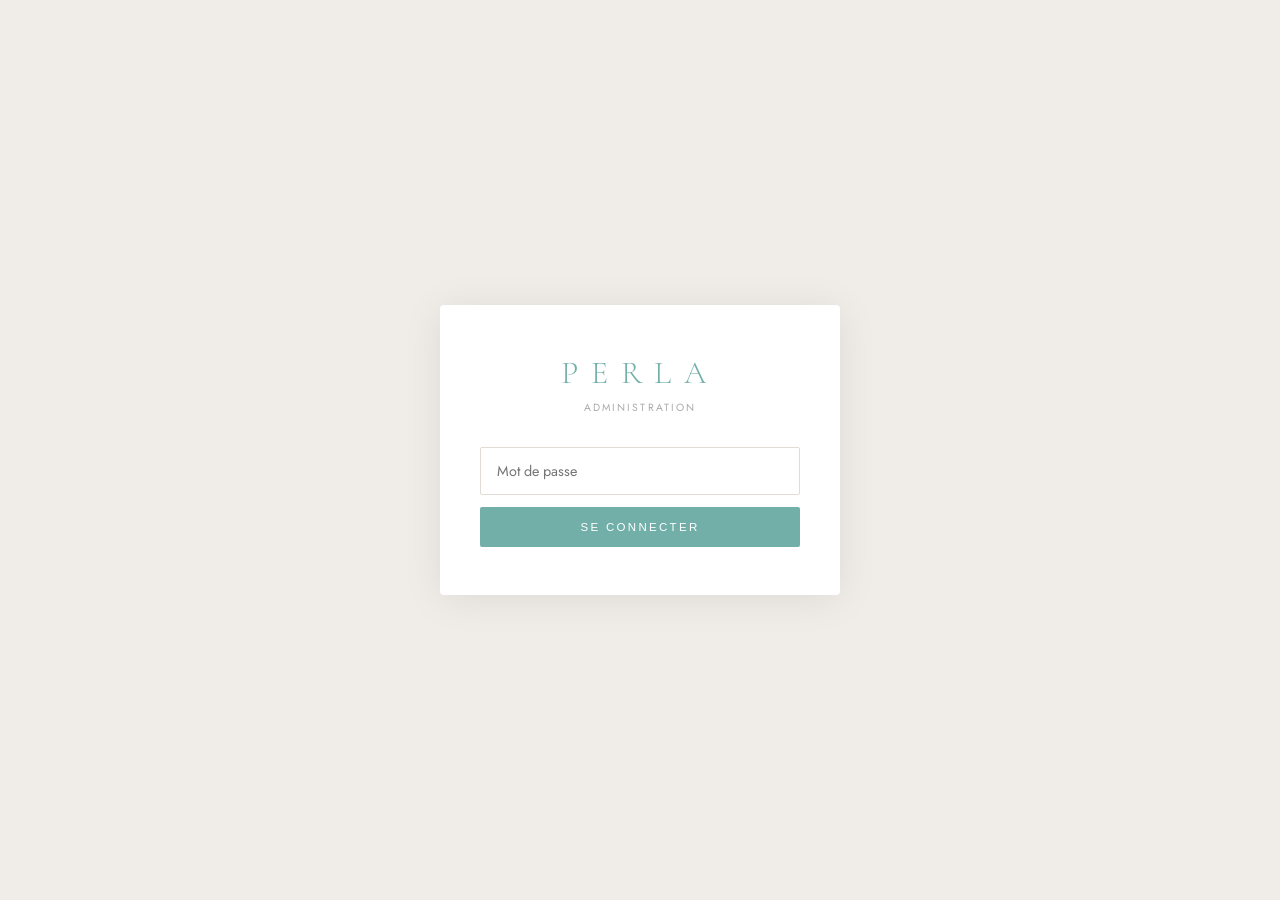
<file: admin/admin_index.html>
<!DOCTYPE html>
<html lang="fr">
<head>
  <meta charset="UTF-8" />
  <meta name="viewport" content="width=device-width, initial-scale=1.0" />
  <title>Perla — Administration</title>
  <link href="https://fonts.googleapis.com/css2?family=Cormorant+Garamond:ital,wght@0,300;0,400;1,300&family=Jost:wght@200;300;400&display=swap" rel="stylesheet" />
  <style>
    *{box-sizing:border-box;margin:0;padding:0}
    :root{--teal:#72AFA9;--charcoal:#1e2424;--cream:#f0ede8;--gold:#c8a96e}
    body{font-family:'Jost',sans-serif;background:var(--cream);min-height:100vh}
    #loginScreen{display:flex;align-items:center;justify-content:center;min-height:100vh;padding:24px}
    .login-box{background:#fff;border-radius:4px;padding:48px 40px;max-width:400px;width:100%;text-align:center;box-shadow:0 4px 40px rgba(0,0,0,.08)}
    .login-logo{font-family:'Cormorant Garamond',serif;font-size:2rem;font-weight:300;letter-spacing:.4em;color:var(--teal);margin-bottom:8px}
    .login-sub{font-size:.65rem;letter-spacing:.2em;text-transform:uppercase;color:#aaa;margin-bottom:32px}
    .login-input{width:100%;padding:13px 16px;border:1px solid #e0dbd4;border-radius:2px;font-size:.9rem;font-family:'Jost',sans-serif;margin-bottom:12px;outline:none;transition:border .2s}
    .login-input:focus{border-color:var(--teal)}
    .login-btn{width:100%;padding:14px;background:var(--teal);color:#fff;border:none;border-radius:2px;font-size:.72rem;letter-spacing:.2em;text-transform:uppercase;cursor:pointer;transition:background .2s}
    .login-btn:hover{background:#5a9a94}
    .login-error{color:#c0392b;font-size:.8rem;margin-top:12px;display:none}
    #adminPanel{display:none}
    .admin-nav{background:var(--charcoal);padding:0 32px;display:flex;align-items:center;justify-content:space-between;height:56px}
    .admin-nav-logo{font-family:'Cormorant Garamond',serif;font-size:1.3rem;letter-spacing:.3em;color:var(--teal);font-weight:300}
    .admin-nav-right{display:flex;align-items:center;gap:16px}
    .admin-nav-site{font-size:.65rem;letter-spacing:.15em;text-transform:uppercase;color:#aaa;text-decoration:none;transition:color .2s}
    .admin-nav-site:hover{color:#fff}
    .admin-logout{font-size:.65rem;letter-spacing:.15em;text-transform:uppercase;color:#aaa;cursor:pointer;background:none;border:none;transition:color .2s}
    .admin-logout:hover{color:#fff}
    .admin-body{display:flex;min-height:calc(100vh - 56px)}
    .admin-sidebar{width:220px;background:#fff;border-right:1px solid #ede9e4;padding:24px 0;flex-shrink:0}
    .sidebar-section{font-size:.6rem;letter-spacing:.2em;text-transform:uppercase;color:#bbb;padding:16px 24px 8px}
    .sidebar-item{display:flex;align-items:center;gap:10px;padding:10px 24px;font-size:.82rem;color:var(--charcoal);cursor:pointer;transition:background .15s;border:none;background:none;width:100%;text-align:left}
    .sidebar-item:hover{background:#f8f5f0}
    .sidebar-item.active{background:#f0ede8;color:var(--teal);font-weight:400}
    .admin-main{flex:1;padding:32px;background:var(--cream);overflow-y:auto}
    .admin-header{display:flex;align-items:center;justify-content:space-between;margin-bottom:28px}
    .admin-title{font-family:'Cormorant Garamond',serif;font-size:1.8rem;font-weight:300;color:var(--charcoal)}
    .btn-new{padding:10px 24px;background:var(--teal);color:#fff;border:none;border-radius:2px;font-size:.68rem;letter-spacing:.15em;text-transform:uppercase;cursor:pointer;transition:background .2s}
    .btn-new:hover{background:#5a9a94}
    .product-list{display:flex;flex-direction:column;gap:12px}
    .product-item{background:#fff;border-radius:3px;padding:16px 20px;display:flex;align-items:center;gap:16px;box-shadow:0 1px 4px rgba(0,0,0,.05);transition:box-shadow .2s}
    .product-item:hover{box-shadow:0 4px 16px rgba(0,0,0,.1)}
    .product-item-img{width:56px;height:56px;object-fit:cover;border-radius:2px;background:#f0ede8;flex-shrink:0}
    .product-item-info{flex:1}
    .product-item-name{font-size:.95rem;color:var(--charcoal);margin-bottom:4px}
    .product-item-meta{font-size:.72rem;color:#aaa}
    .product-item-badge{font-size:.6rem;letter-spacing:.1em;text-transform:uppercase;padding:3px 8px;border-radius:20px;background:#f0ede8;color:var(--teal)}
    .product-item-actions{display:flex;gap:8px}
    .btn-edit{padding:6px 16px;background:none;border:1px solid var(--teal);color:var(--teal);border-radius:2px;font-size:.65rem;letter-spacing:.1em;text-transform:uppercase;cursor:pointer}
    .btn-delete{padding:6px 16px;background:none;border:1px solid #e0dbd4;color:#aaa;border-radius:2px;font-size:.65rem;letter-spacing:.1em;text-transform:uppercase;cursor:pointer}
    .btn-delete:hover{border-color:#c0392b;color:#c0392b}
    .product-form{background:#fff;border-radius:3px;padding:32px;box-shadow:0 1px 4px rgba(0,0,0,.05);max-width:700px}
    .form-row{display:grid;grid-template-columns:1fr 1fr;gap:16px;margin-bottom:16px}
    .form-group{display:flex;flex-direction:column;gap:6px;margin-bottom:16px}
    .form-label{font-size:.65rem;letter-spacing:.15em;text-transform:uppercase;color:#aaa;font-weight:400}
    .form-input,.form-select,.form-textarea{padding:11px 14px;border:1px solid #e0dbd4;border-radius:2px;font-size:.88rem;font-family:'Jost',sans-serif;outline:none;transition:border .2s;background:#fff}
    .form-input:focus,.form-select:focus,.form-textarea:focus{border-color:var(--teal)}
    .form-textarea{min-height:80px;resize:vertical}
    .form-actions{display:flex;gap:12px;margin-top:24px}
    .btn-save{padding:12px 32px;background:var(--teal);color:#fff;border:none;border-radius:2px;font-size:.72rem;letter-spacing:.15em;text-transform:uppercase;cursor:pointer}
    .btn-cancel{padding:12px 24px;background:none;border:1px solid #e0dbd4;color:#aaa;border-radius:2px;font-size:.72rem;letter-spacing:.15em;text-transform:uppercase;cursor:pointer}
    .photo-upload{border:2px dashed #e0dbd4;border-radius:3px;padding:32px;text-align:center;cursor:pointer;transition:border .2s}
    .photo-upload:hover{border-color:var(--teal)}
    .toast{position:fixed;bottom:32px;left:50%;transform:translateX(-50%) translateY(20px);background:var(--charcoal);color:#fff;padding:12px 24px;border-radius:40px;font-size:.72rem;letter-spacing:.1em;opacity:0;transition:all .4s;pointer-events:none;z-index:999}
    .toast.show{opacity:1;transform:translateX(-50%) translateY(0)}
    .empty-state{text-align:center;padding:60px 0;color:#aaa}
    .empty-state p{font-family:'Cormorant Garamond',serif;font-size:1.3rem;font-style:italic}
    .stat-cards{display:grid;grid-template-columns:repeat(3,1fr);gap:16px;margin-bottom:28px}
    .stat-card{background:#fff;border-radius:3px;padding:20px 24px;box-shadow:0 1px 4px rgba(0,0,0,.05)}
    .stat-card-num{font-family:'Cormorant Garamond',serif;font-size:2rem;font-weight:300;color:var(--teal)}
    .stat-card-label{font-size:.65rem;letter-spacing:.15em;text-transform:uppercase;color:#aaa;margin-top:4px}
    .orders-table{width:100%;border-collapse:collapse;background:#fff;border-radius:3px;overflow:hidden;box-shadow:0 1px 4px rgba(0,0,0,.05)}
    .orders-table th{background:var(--charcoal);color:#fff;padding:12px 16px;font-size:.65rem;letter-spacing:.15em;text-transform:uppercase;font-weight:400;text-align:left}
    .orders-table td{padding:12px 16px;font-size:.82rem;color:var(--charcoal);border-bottom:1px solid #f0ede8}
    .orders-table tr:hover td{background:#faf8f5}
    .status-badge{display:inline-block;padding:3px 10px;border-radius:20px;font-size:.6rem;letter-spacing:.1em;text-transform:uppercase}
    .status-attente{background:#fef3cd;color:#856404}
    .status-confirme{background:#d1e7dd;color:#155724}
    .status-livre{background:#cff4fc;color:#0c5460}
    @media(max-width:768px){
      .admin-sidebar{display:none}
      .form-row{grid-template-columns:1fr}
      .stat-cards{grid-template-columns:1fr}
    }
  </style>
</head>
<body>

<!-- LOGIN -->
<div id="loginScreen">
  <div class="login-box">
    <div class="login-logo">PERLA</div>
    <div class="login-sub">Administration</div>
    <input type="password" class="login-input" id="loginPassword"
      placeholder="Mot de passe" onkeydown="if(event.key==='Enter')doLogin()" />
    <button class="login-btn" onclick="doLogin()">Se connecter</button>
    <div class="login-error" id="loginError">Mot de passe incorrect.</div>
  </div>
</div>

<!-- ADMIN PANEL -->
<div id="adminPanel">
  <nav class="admin-nav">
    <div class="admin-nav-logo">PERLA</div>
    <div class="admin-nav-right">
      <a href="/" target="_blank" class="admin-nav-site">← Voir le site</a>
      <button class="admin-logout" onclick="doLogout()">Déconnexion</button>
    </div>
  </nav>
  <div class="admin-body">
    <aside class="admin-sidebar">
      <div class="sidebar-section">Tableau de bord</div>
      <button class="sidebar-item active" id="sideProducts" onclick="showSection('products',this)">🛍 Produits</button>
      <button class="sidebar-item" id="sideOrders" onclick="showSection('orders',this)">📦 Commandes</button>
    </aside>
    <main class="admin-main" id="adminMain"></main>
  </div>
</div>

<div class="toast" id="toast"></div>

<script>
/* ════════════════════════════════════
   CONFIG
════════════════════════════════════ */
const PASSWORD  = 'Nadia$Perla*2026';
const SHEETS_API = 'https://script.google.com/macros/s/AKfycbw4A59eT2dvLl8G0rk751Y89-FIWqdrx-Romj5qETWR6Z1i_KIrpeJ-8VkqQ-fH4BOZ/exec';
const GITHUB_TOKEN = localStorage.getItem('perla_gh_token') || '';
const REPO = 'darkouchzak-rgb/Perla-v4-2';
const BRANCH = 'main';

/* ════════════════════════════════════
   AUTH
════════════════════════════════════ */
function doLogin() {
  const pw = document.getElementById('loginPassword').value;
  if (pw === PASSWORD) {
    sessionStorage.setItem('perla_admin','1');
    document.getElementById('loginScreen').style.display = 'none';
    document.getElementById('adminPanel').style.display  = 'block';
    // Check if token is stored
    if (!localStorage.getItem('perla_gh_token')) {
      showTokenSetup();
    } else {
      showSection('products', document.getElementById('sideProducts'));
    }
  } else {
    const err = document.getElementById('loginError');
    err.style.display = 'block';
    setTimeout(() => err.style.display = 'none', 2000);
  }
}

function doLogout() {
  sessionStorage.removeItem('perla_admin');
  location.reload();
}

/* ════════════════════════════════════
   API CALLS TO GOOGLE SHEETS
════════════════════════════════════ */
async function sheetsGet(action) {
  const r = await fetch(`${SHEETS_API}?action=${action}`);
  return r.json();
}

async function sheetsPost(data) {
  const r = await fetch(SHEETS_API, {
    method: 'POST',
    mode: 'no-cors',
    headers: { 'Content-Type': 'application/json' },
    body: JSON.stringify(data)
  });
  return { success: true };
}

/* ════════════════════════════════════
   IMAGE UPLOAD TO GITHUB
════════════════════════════════════ */
async function uploadImage(file) {
  return new Promise(resolve => {
    const reader = new FileReader();
    reader.onload = async e => {
      const base64   = e.target.result.split(',')[1];
      const filename = `images/uploads/${Date.now()}-${file.name.replace(/\s+/g,'-')}`;
      await fetch(`https://api.github.com/repos/${REPO}/contents/${filename}`, {
        method: 'PUT',
        headers: { Authorization: `token ${GITHUB_TOKEN}`, 'Content-Type': 'application/json' },
        body: JSON.stringify({ message: `Upload: ${file.name}`, content: base64, branch: BRANCH })
      });
      resolve(`/${filename}`);
    };
    reader.readAsDataURL(file);
  });
}

/* ════════════════════════════════════
   SECTIONS
════════════════════════════════════ */
function showTokenSetup() {
  document.getElementById('adminMain').innerHTML = `
    <div class="admin-header"><h1 class="admin-title">⚙️ Configuration initiale</h1></div>
    <div class="product-form" style="max-width:500px">
      <p style="font-size:.88rem;color:#aaa;line-height:1.8;margin-bottom:24px">
        Configuration unique — entrez votre GitHub Token pour activer l'upload de photos.<br/>
        Ce token est stocké uniquement sur votre appareil.
      </p>
      <div class="form-group">
        <label class="form-label">GitHub Personal Access Token</label>
        <input type="password" class="form-input" id="ghTokenInput" placeholder="ghp_xxxxxxxxxxxx" />
      </div>
      <button class="btn-save" onclick="saveGhToken()">Enregistrer et continuer</button>
    </div>`;
}

function saveGhToken() {
  const t = document.getElementById('ghTokenInput').value.trim();
  if (!t) return;
  localStorage.setItem('perla_gh_token', t);
  showToast('Token enregistré !');
  showSection('products', document.getElementById('sideProducts'));
}

function showSection(section, btn) {
  document.querySelectorAll('.sidebar-item').forEach(b => b.classList.remove('active'));
  if (btn) btn.classList.add('active');
  if (section === 'products') showProducts();
  if (section === 'orders')   showOrders();
}

/* ════════════════════════════════════
   PRODUCTS
════════════════════════════════════ */
async function showProducts() {
  const main = document.getElementById('adminMain');
  main.innerHTML = `
    <div class="admin-header">
      <h1 class="admin-title">🛍 Produits</h1>
      <button class="btn-new" onclick="showForm(null)">+ Nouveau produit</button>
    </div>
    <p style="color:#aaa;font-size:.85rem">Chargement depuis Google Sheets…</p>`;

  let products = [];
  try {
    products = await sheetsGet('getProducts');
  } catch(e) {
    main.innerHTML += `<p style="color:#c0392b">Erreur de connexion à Google Sheets.</p>`;
    return;
  }

  if (!Array.isArray(products) || products.length === 0) {
    main.innerHTML = `
      <div class="admin-header">
        <h1 class="admin-title">🛍 Produits</h1>
        <button class="btn-new" onclick="showForm(null)">+ Nouveau produit</button>
      </div>
      <div class="empty-state"><p>Aucun produit pour le moment.</p><br/>
        <button class="btn-new" onclick="showForm(null)">+ Ajouter le premier produit</button>
      </div>`;
    return;
  }

  const list = products.map(p => `
    <div class="product-item">
      <img src="${p.image||p.image_url||''}" class="product-item-img" onerror="this.style.background='#f0ede8'" />
      <div class="product-item-info">
        <div class="product-item-name">${p.name}</div>
        <div class="product-item-meta">${p.genre||''} · ${p.category||''} · ${p.price||''}</div>
      </div>
      ${p.badge ? `<span class="product-item-badge">${p.badge}</span>` : ''}
      <div class="product-item-actions">
        <button class="btn-edit" onclick='showForm(${JSON.stringify(p).replace(/'/g,"&#39;")})'>Modifier</button>
        <button class="btn-delete" onclick='delProduct(${JSON.stringify(p).replace(/'/g,"&#39;")})'>Supprimer</button>
      </div>
    </div>`).join('');

  main.innerHTML = `
    <div class="admin-header">
      <h1 class="admin-title">🛍 Produits <span style="font-size:1rem;color:#aaa;font-family:'Jost'">(${products.length})</span></h1>
      <button class="btn-new" onclick="showForm(null)">+ Nouveau produit</button>
    </div>
    <div class="product-list">${list}</div>`;
}

function showForm(p) {
  const isNew = !p;
  p = p || { name:'',price:'',genre:'Femme',category:'Bagues',collection:'Lumière',description:'',material:'',image:'',available:true,badge:'',order:99,slug:'' };

  document.getElementById('adminMain').innerHTML = `
    <div class="admin-header">
      <h1 class="admin-title">${isNew ? 'Nouveau produit' : 'Modifier le produit'}</h1>
    </div>
    <div class="product-form">
      <div class="form-row">
        <div class="form-group">
          <label class="form-label">Nom du produit *</label>
          <input class="form-input" id="fName" value="${p.name||''}" placeholder="Ex: Boucles Soleil" />
        </div>
        <div class="form-group">
          <label class="form-label">Prix *</label>
          <input class="form-input" id="fPrice" value="${p.price||''}" placeholder="Ex: 349 MAD" />
        </div>
      </div>
      <div class="form-row">
        <div class="form-group">
          <label class="form-label">Genre *</label>
          <select class="form-select" id="fGenre">
            <option value="Femme" ${(p.genre||'')==='Femme'?'selected':''}>👩 Femme</option>
            <option value="Homme" ${(p.genre||'')==='Homme'?'selected':''}>👨 Homme</option>
            <option value="Les deux" ${(p.genre||'')==='Les deux'?'selected':''}>👫 Les deux</option>
          </select>
        </div>
        <div class="form-group">
          <label class="form-label">Catégorie *</label>
          <select class="form-select" id="fCategory">
            <option value="Bagues" ${(p.category||'')==='Bagues'?'selected':''}>Bagues</option>
            <option value="Colliers" ${(p.category||'')==='Colliers'?'selected':''}>Colliers</option>
            <option value="Boucles d'oreilles" ${(p.category||'')==="Boucles d'oreilles"?'selected':''}>Boucles d'oreilles</option>
            <option value="Bracelets" ${(p.category||'')==='Bracelets'?'selected':''}>Bracelets</option>
            <option value="Manchettes" ${(p.category||'')==='Manchettes'?'selected':''}>Manchettes</option>
          </select>
        </div>
      </div>
      <div class="form-row">
        <div class="form-group">
          <label class="form-label">Collection</label>
          <select class="form-select" id="fCollection">
            <option value="Lumière" ${(p.collection||'')==='Lumière'?'selected':''}>Lumière</option>
            <option value="Perles" ${(p.collection||'')==='Perles'?'selected':''}>Perles</option>
            <option value="Éclipse" ${(p.collection||'')==='Éclipse'?'selected':''}>Éclipse</option>
            <option value="Minuit" ${(p.collection||'')==='Minuit'?'selected':''}>Minuit</option>
          </select>
        </div>
        <div class="form-group">
          <label class="form-label">Badge</label>
          <select class="form-select" id="fBadge">
            <option value="" ${!p.badge?'selected':''}>Aucun</option>
            <option value="Nouvelle Saison" ${(p.badge||'')==='Nouvelle Saison'?'selected':''}>Nouvelle Saison</option>
            <option value="Signature" ${(p.badge||'')==='Signature'?'selected':''}>Signature</option>
            <option value="Édition Limitée" ${(p.badge||'')==='Édition Limitée'?'selected':''}>Édition Limitée</option>
            <option value="Best-seller" ${(p.badge||'')==='Best-seller'?'selected':''}>Best-seller</option>
          </select>
        </div>
      </div>
      <div class="form-group">
        <label class="form-label">Matière</label>
        <input class="form-input" id="fMaterial" value="${p.material||''}" placeholder="Ex: Or 18k · Perle naturelle" />
      </div>
      <div class="form-group">
        <label class="form-label">Description</label>
        <textarea class="form-textarea" id="fDescription">${p.description||''}</textarea>
      </div>
      <div class="form-group">
        <label class="form-label">Photo principale</label>
        <div class="photo-upload" onclick="document.getElementById('fPhoto').click()">
          <input type="file" id="fPhoto" accept="image/*" style="display:none" onchange="previewPhoto(this)" />
          <div id="photoPreview">
            ${p.image ? `<img src="${p.image}" style="max-height:180px;width:100%;object-fit:cover;border-radius:2px" />` : `<div style="font-size:2rem">📷</div><div style="font-size:.8rem;color:#aaa;margin-top:8px">Cliquer pour choisir une photo</div>`}
          </div>
        </div>
        <input type="hidden" id="fImage" value="${p.image||''}" />
      </div>
      <div class="form-row">
        <div class="form-group">
          <label class="form-label">Ordre d'affichage</label>
          <input type="number" class="form-input" id="fOrder" value="${p.order||99}" />
        </div>
        <div class="form-group">
          <label class="form-label">Disponible</label>
          <select class="form-select" id="fAvailable">
            <option value="true" ${p.available!==false?'selected':''}>Oui ✓</option>
            <option value="false" ${p.available===false?'selected':''}>Non ✗</option>
          </select>
        </div>
      </div>
      <div class="form-actions">
        <button class="btn-save" id="btnSave" onclick='saveForm(${JSON.stringify(isNew)},${JSON.stringify(p)})'>
          ${isNew ? '✓ Publier le produit' : '✓ Enregistrer les modifications'}
        </button>
        <button class="btn-cancel" onclick="showProducts()">Annuler</button>
      </div>
    </div>`;
}

function previewPhoto(input) {
  const file = input.files[0];
  if (!file) return;
  const reader = new FileReader();
  reader.onload = e => {
    document.getElementById('photoPreview').innerHTML =
      `<img src="${e.target.result}" style="max-height:180px;width:100%;object-fit:cover;border-radius:2px" />`;
  };
  reader.readAsDataURL(file);
}

async function saveForm(isNew, original) {
  const name  = document.getElementById('fName').value.trim();
  const price = document.getElementById('fPrice').value.trim();
  if (!name || !price) { showToast('Nom et prix requis !'); return; }

  const btn = document.getElementById('btnSave');
  btn.textContent = 'Sauvegarde…';
  btn.disabled = true;

  let image = document.getElementById('fImage').value;
  const photoFile = document.getElementById('fPhoto').files[0];
  if (photoFile) {
    showToast('Upload photo en cours…');
    image = await uploadImage(photoFile);
  }

  const slug = name.toLowerCase().replace(/\s+/g,'-').replace(/[^a-z0-9-]/g,'');
  const product = {
    name, price, slug, image,
    genre:       document.getElementById('fGenre').value,
    category:    document.getElementById('fCategory').value,
    collection:  document.getElementById('fCollection').value,
    badge:       document.getElementById('fBadge').value,
    material:    document.getElementById('fMaterial').value,
    description: document.getElementById('fDescription').value,
    available:   document.getElementById('fAvailable').value === 'true',
    featured:    false,
    order:       parseInt(document.getElementById('fOrder').value) || 99,
    action:      isNew ? 'saveProduct' : 'updateProduct',
    _row:        original._row || null,
  };

  try {
    await sheetsPost(product);
    showToast(isNew ? '✓ Produit ajouté dans Google Sheets !' : '✓ Produit modifié !');
    setTimeout(() => showProducts(), 1500);
  } catch(e) {
    showToast('Erreur — réessayez');
    btn.textContent = isNew ? '✓ Publier' : '✓ Enregistrer';
    btn.disabled = false;
  }
}

async function delProduct(p) {
  if (!confirm(`Supprimer "${p.name}" ?`)) return;
  await sheetsPost({ action: 'deleteProduct', _row: p._row });
  showToast('Produit supprimé');
  showProducts();
}

/* ════════════════════════════════════
   ORDERS
════════════════════════════════════ */
async function showOrders() {
  const main = document.getElementById('adminMain');
  main.innerHTML = `
    <div class="admin-header"><h1 class="admin-title">📦 Commandes</h1></div>
    <p style="color:#aaa;font-size:.85rem">Chargement depuis Google Sheets…</p>`;

  let orders = [];
  try {
    orders = await sheetsGet('getOrders');
  } catch(e) {}

  if (!Array.isArray(orders) || orders.length === 0) {
    main.innerHTML = `
      <div class="admin-header"><h1 class="admin-title">📦 Commandes</h1></div>
      <div class="empty-state"><p>Aucune commande pour le moment.</p></div>`;
    return;
  }

  const rows = orders.map(o => `
    <tr>
      <td>${o.date||''}</td>
      <td><strong>${o.nom||''}</strong><br/><small style="color:#aaa">${o.telephone||''}</small></td>
      <td>${o.ville||''}</td>
      <td>${o.produits||''}</td>
      <td><strong>${o.total||''}</strong></td>
      <td><span class="status-badge status-attente">${o.statut||'En attente'}</span></td>
    </tr>`).join('');

  main.innerHTML = `
    <div class="admin-header">
      <h1 class="admin-title">📦 Commandes <span style="font-size:1rem;color:#aaa;font-family:'Jost'">(${orders.length})</span></h1>
      <a href="https://docs.google.com/spreadsheets/d/1EXSG9HT0skcGoyiY3MaOHM1wQsLclhSuWVZdxXh74Ok" target="_blank" class="btn-new" style="text-decoration:none">
        Ouvrir Google Sheets →
      </a>
    </div>
    <table class="orders-table">
      <thead><tr><th>Date</th><th>Client</th><th>Ville</th><th>Produits</th><th>Total</th><th>Statut</th></tr></thead>
      <tbody>${rows}</tbody>
    </table>`;
}

function showToast(msg) {
  const t = document.getElementById('toast');
  t.textContent = msg;
  t.classList.add('show');
  setTimeout(() => t.classList.remove('show'), 3000);
}

/* ════════════════════════════════════
   INIT
════════════════════════════════════ */
window.addEventListener('DOMContentLoaded', () => {
  if (sessionStorage.getItem('perla_admin')) {
    document.getElementById('loginScreen').style.display = 'none';
    document.getElementById('adminPanel').style.display  = 'block';
    showSection('products', document.getElementById('sideProducts'));
  }
});
</script>
</body>
</html>
</file>
<file: style.css>
/* ═══════════════════════════════════════════
   PERLA ACCESSORIES — Style avec vraies images
   ═══════════════════════════════════════════ */

:root {
  --teal:       #72AFA9;
  --teal-deep:  #5a9a94;
  --teal-light: #9FCAC5;
  --teal-pale:  #EAF4F3;
  --cream:      #F8F5F0;
  --white:      #FFFFFF;
  --gold:       #C8A96E;
  --gold-light: #E8D5A8;
  --charcoal:   #1E2424;
  --charcoal-50: rgba(30,36,36,0.5);
  --charcoal-20: rgba(30,36,36,0.12);
  --teal-10:    rgba(114,175,169,0.10);
  --teal-20:    rgba(114,175,169,0.20);
  --teal-40:    rgba(114,175,169,0.40);

  --font-serif: 'Cormorant Garamond', Georgia, serif;
  --font-sans:  'Jost', sans-serif;

  --ease-luxury:   cubic-bezier(0.25, 0.46, 0.45, 0.94);
  --ease-out-expo: cubic-bezier(0.19, 1, 0.22, 1);
  --ease-in-out:   cubic-bezier(0.76, 0, 0.24, 1);

  --nav-h: 72px;
  --section-pad: clamp(80px, 12vw, 160px);
}

*, *::before, *::after { box-sizing: border-box; margin: 0; padding: 0; }
html { scroll-behavior: smooth; font-size: 16px; }
body {
  font-family: var(--font-sans);
  background: var(--cream);
  color: var(--charcoal);
  overflow-x: hidden;
  cursor: none;
}
a { text-decoration: none; color: inherit; }
img { display: block; max-width: 100%; }

::-webkit-scrollbar { width: 3px; }
::-webkit-scrollbar-track { background: var(--teal-pale); }
::-webkit-scrollbar-thumb { background: var(--teal); border-radius: 2px; }

/* ─── CURSOR ─── */
.cursor {
  position: fixed; top: 0; left: 0; z-index: 9999;
  width: 8px; height: 8px; background: var(--teal);
  border-radius: 50%; pointer-events: none;
  transform: translate(-50%, -50%);
  transition: width 0.2s, height 0.2s, background 0.2s;
}
.cursor-follower {
  position: fixed; top: 0; left: 0; z-index: 9998;
  width: 40px; height: 40px; border: 1px solid var(--teal);
  border-radius: 50%; pointer-events: none;
  transform: translate(-50%, -50%);
  transition: transform 0.15s var(--ease-luxury), width 0.3s, height 0.3s, opacity 0.3s, border-color 0.3s;
  opacity: 0.5;
}
body:has(a:hover) .cursor { width: 12px; height: 12px; background: var(--gold); }
body:has(a:hover) .cursor-follower { width: 56px; height: 56px; opacity: 0.25; border-color: var(--gold); }

/* ─── NAV ─── */
.nav {
  position: fixed; top: 0; left: 0; right: 0; z-index: 100;
  height: var(--nav-h);
  /* 3-column grid: logo | links (centered) | cta */
  display: grid;
  grid-template-columns: 1fr auto 1fr;
  grid-template-areas: "logo center right";
  align-items: center;
  padding: 0 clamp(24px, 5vw, 72px);
  transition: background 0.6s var(--ease-luxury), backdrop-filter 0.6s, box-shadow 0.6s;
}
.nav.scrolled {
  background: rgba(248,245,240,0.94);
  backdrop-filter: blur(24px);
  box-shadow: 0 1px 0 rgba(114,175,169,0.15);
}

/* Logo — left column */
.nav-logo {
  grid-area: logo;
  display: flex; align-items: center;
}
.nav-logo a {
  display: flex; align-items: center; text-decoration: none;
}
.nav-logo-img {
  height: 56px;           /* bigger — matches V1 */
  width: auto;
  object-fit: contain;
  filter: brightness(0) invert(1);
  transition: filter 0.4s, height 0.3s;
}
.nav.scrolled .nav-logo-img { filter: none; }

/* Fallback text when logo image fails */
.nav-logo-text-fallback {
  display: none;
  font-family: var(--font-serif);
  font-size: 1.6rem; font-weight: 300; letter-spacing: .32em;
  color: var(--white); transition: color 0.4s;
}
.nav.scrolled .nav-logo-text-fallback { color: var(--teal); }

/* Center — nav links truly centered */
.nav-center {
  grid-area: center;
  display: flex; align-items: center; justify-content: center;
}
.nav-links {
  display: flex; gap: 40px; align-items: center;
}
.nav-links a {
  font-size: 0.72rem; letter-spacing: 0.2em; text-transform: uppercase;
  color: rgba(255,255,255,0.75); transition: color 0.3s; position: relative;
  text-decoration: none; white-space: nowrap;
}
.nav-links a::after {
  content: ''; position: absolute; bottom: -3px; left: 0; right: 100%;
  height: 1px; background: var(--white);
  transition: right 0.4s var(--ease-out-expo);
}
.nav-links a:hover { color: var(--white); }
.nav-links a:hover::after { right: 0; }
.nav.scrolled .nav-links a { color: var(--charcoal-50); }
.nav.scrolled .nav-links a::after { background: var(--teal); }
.nav.scrolled .nav-links a:hover { color: var(--teal); }
.nav-links a.nav-active { color: var(--white); }
.nav.scrolled .nav-links a.nav-active { color: var(--teal); }

/* Right — cart + whatsapp + burger */
.nav-right {
  grid-area: right;
  display: flex; align-items: center; justify-content: flex-end;
  gap: 12px;
}

/* Cart icon */
.nav-cart-btn {
  position: relative;
  display: flex; align-items: center; justify-content: center;
  width: 36px; height: 36px; flex-shrink: 0;
  border: 1px solid rgba(255,255,255,.35); border-radius: 50%;
  color: var(--white); text-decoration: none;
  transition: all .3s var(--ease-luxury);
}
.nav-cart-btn:hover { background: rgba(255,255,255,.12); border-color: rgba(255,255,255,.7); }
.nav.scrolled .nav-cart-btn { border-color: var(--charcoal-20); color: var(--charcoal); }
.nav.scrolled .nav-cart-btn:hover { border-color: var(--teal); color: var(--teal); }

/* ── Cart badge counter ── */
.cart-badge {
  position: absolute;
  top: -6px; right: -6px;
  background: var(--teal, #72AFA9);
  color: #fff;
  font-size: .58rem;
  font-weight: 600;
  min-width: 18px; height: 18px;
  border-radius: 50%;
  display: none;
  align-items: center;
  justify-content: center;
  padding: 0 3px;
  letter-spacing: 0;
  font-family: 'Jost', sans-serif;
  pointer-events: none;
}
.cart-badge.visible { display: flex; }
.nav-cart-btn { position: relative; }

/* WhatsApp pill — identical to V1 */
.nav-whatsapp {
  display: flex; align-items: center; gap: 8px;
  font-size: 0.72rem; letter-spacing: 0.15em; text-transform: uppercase;
  color: var(--white); border: 1px solid rgba(255,255,255,0.35);
  padding: 8px 18px; border-radius: 40px; text-decoration: none; white-space: nowrap;
  transition: all 0.35s var(--ease-luxury);
}
.nav-whatsapp:hover { background: var(--white); color: var(--teal); border-color: var(--white); }
.nav.scrolled .nav-whatsapp { color: var(--teal); border-color: var(--teal-40); }
.nav.scrolled .nav-whatsapp:hover { background: var(--teal); color: var(--white); border-color: var(--teal); }

/* Burger — hidden on desktop */
.nav-burger {
  display: none;
  flex-direction: column; gap: 5px;
  background: none; border: none; cursor: pointer; padding: 4px;
  color: var(--white); transition: color 0.3s;
}
.nav-burger span {
  display: block; width: 20px; height: 1.5px;
  background: currentColor; transition: all .3s;
}
.nav.scrolled .nav-burger { color: var(--charcoal); }
.nav-burger.open span:nth-child(1) { transform: translateY(6.5px) rotate(45deg); }
.nav-burger.open span:nth-child(2) { opacity: 0; }
.nav-burger.open span:nth-child(3) { transform: translateY(-6.5px) rotate(-45deg); }

/* Mobile drawer */
.nav-mobile-menu {
  display: none;
  position: fixed; top: var(--nav-h); left: 0; right: 0;
  background: rgba(248,245,240,.97); backdrop-filter: blur(20px);
  border-bottom: 1px solid rgba(114,175,169,.15);
  flex-direction: column; z-index: 99; padding: 8px 0 16px;
}
.nav-mobile-menu.open { display: flex; }
/* ── Mobile accordion menu ── */
.mob-group {
  width: 100%;
  border-bottom: 1px solid rgba(114,175,169,.08);
}
.mob-group-trigger {
  width: 100%; background: none; border: none;
  display: flex; align-items: center; justify-content: space-between;
  padding: 14px clamp(24px,5vw,72px);
  font-family: 'Jost', sans-serif;
  font-size: .75rem; letter-spacing: .2em; text-transform: uppercase;
  color: var(--charcoal); cursor: pointer;
  transition: color .2s;
}
.mob-group-trigger svg { transition: transform .3s; flex-shrink: 0; }
.mob-group.open .mob-group-trigger { color: var(--teal); }
.mob-group.open .mob-group-trigger svg { transform: rotate(180deg); }
.mob-group-links {
  display: none;
  flex-direction: column;
  padding: 0 0 8px 0;
  background: rgba(114,175,169,.04);
}
.mob-group.open .mob-group-links { display: flex; }
.mob-sub-link {
  padding: 10px clamp(32px,6vw,80px);
  font-size: .68rem; letter-spacing: .15em; text-transform: uppercase;
  color: var(--charcoal-50, #888); text-decoration: none;
  transition: color .2s;
}
.mob-sub-link:hover { color: var(--teal, #72AFA9); }
.mob-voir-tout {
  color: var(--charcoal, #1e2424);
  font-weight: 500;
  border-bottom: 1px solid rgba(114,175,169,.08);
  margin-bottom: 4px;
}
.mob-link {
  display: block;
  padding: 14px clamp(24px,5vw,72px);
  font-size: .75rem; letter-spacing: .2em; text-transform: uppercase;
  color: var(--charcoal); text-decoration: none;
  border-bottom: 1px solid rgba(114,175,169,.08);
  transition: color .2s;
}
.mob-link:hover { color: var(--teal, #72AFA9); }

.nav-mobile-menu a {
  padding: 14px clamp(24px,5vw,72px);
  font-size: .75rem; letter-spacing: .2em; text-transform: uppercase;
  color: var(--charcoal); border-bottom: 1px solid rgba(114,175,169,.08);
  transition: color .3s; text-decoration: none;
}
.nav-mobile-menu a:hover { color: var(--teal); }

/* ── RESPONSIVE ── */
@media (max-width: 900px) {
  /* Switch to simple flex on tablet/mobile */
  .nav {
    display: flex;
    justify-content: space-between;
    grid-template-columns: unset;
    grid-template-areas: unset;
  }
  .nav-center { display: none; }   /* hide desktop links */
  .nav-burger { display: flex; }   /* show burger */
  /* Hide WhatsApp text on small screens to prevent overflow */
  .nav-whatsapp { display: none; }
}
@media (max-width: 480px) {
  .nav { padding: 0 16px; }
  .nav-logo-img { height: 44px; }
}

/* ─── SECTION LABEL ─── */
.section-label {
  display: flex; align-items: center; gap: 14px;
  font-size: 0.68rem; letter-spacing: 0.28em; text-transform: uppercase;
  color: var(--teal); margin-bottom: 28px;
}
.label-line {
  display: block; width: 40px; height: 1px; background: var(--teal);
  transform: scaleX(0); transform-origin: left;
  transition: transform 0.8s var(--ease-out-expo);
}
.section-label.in-view .label-line { transform: scaleX(1); }
.section-label.light { color: rgba(255,255,255,0.6); }
.section-label.light .label-line { background: rgba(255,255,255,0.4); }

/* ─── REVEALS ─── */
.split-line {
  display: block; transform: translateY(110%); opacity: 0;
  transition: transform 1.1s var(--ease-out-expo), opacity 0.8s;
}
.split-line.visible { transform: translateY(0); opacity: 1; }
.reveal-word {
  display: inline-block; transform: translateY(60px); opacity: 0;
  transition: transform 1s var(--ease-out-expo), opacity 0.7s;
  margin-right: 0.3em;
}
.reveal-word.visible { transform: translateY(0); opacity: 1; }
.reveal-fade {
  opacity: 0; transform: translateY(30px);
  transition: opacity 0.9s var(--ease-luxury), transform 0.9s var(--ease-luxury);
  transition-delay: var(--delay, 0s);
}
.reveal-fade.visible { opacity: 1; transform: translateY(0); }
.reveal-img {
  opacity: 0; transform: scale(0.95);
  transition: opacity 1.1s var(--ease-luxury), transform 1.3s var(--ease-luxury);
  transition-delay: var(--delay, 0s);
}
.reveal-img.visible { opacity: 1; transform: scale(1); }

.italic { font-style: italic; }
.gold   { color: var(--gold); }

/* ═══════════════════════════════════════════
   HERO — Real background image
   ═══════════════════════════════════════════ */
.hero {
  position: relative; height: 100svh; min-height: 700px;
  display: flex; flex-direction: column; justify-content: center; align-items: flex-start;
  padding: var(--nav-h) clamp(24px, 7vw, 120px) 0;
  overflow: hidden;
}

/* The real hero photo */
.hero-img {
  position: absolute; inset: 0; z-index: 0;
  width: 100%; height: 100%;
  object-fit: cover;
  object-position: center;
  /* Slow Ken Burns zoom on load */
  animation: heroZoom 18s ease-out forwards;
}
@keyframes heroZoom {
  from { transform: scale(1.08); }
  to   { transform: scale(1); }
}

/* Cinematic gradient overlays — layered on top of photo */
.hero-overlay-gradient {
  position: absolute; inset: 0; z-index: 1;
  background:
    linear-gradient(to right, rgba(18,20,20,0.72) 0%, rgba(18,20,20,0.35) 55%, rgba(18,20,20,0.15) 100%),
    linear-gradient(to top,   rgba(18,20,20,0.6)  0%, transparent 50%);
}
/* Subtle teal colour wash */
.hero-overlay-vignette {
  position: absolute; inset: 0; z-index: 1;
  background: radial-gradient(ellipse 80% 80% at 70% 40%, rgba(114,175,169,0.15) 0%, transparent 65%);
}

.hero-orbs { position: absolute; inset: 0; z-index: 2; pointer-events: none; }
.orb { position: absolute; border-radius: 50%; filter: blur(80px); animation: orbFloat 14s ease-in-out infinite; }
.orb-1 { width: 600px; height: 600px; background: rgba(255,255,255,0.04); top: -150px; right: -80px; animation-delay: 0s; }
.orb-2 { width: 350px; height: 350px; background: rgba(200,169,110,0.06); bottom: 80px; left: 5%; animation-delay: -5s; }
.orb-3 { width: 250px; height: 250px; background: rgba(114,175,169,0.06); top: 45%; right: 30%; animation-delay: -9s; }
@keyframes orbFloat {
  0%,100% { transform:translate(0,0) scale(1); }
  33%  { transform:translate(24px,-28px) scale(1.03); }
  66%  { transform:translate(-16px,18px) scale(0.97); }
}
.hero-deco { position: absolute; pointer-events: none; z-index: 2; }
.hero-deco-ring {
  right: 8%; top: 14%; width: 340px; height: 340px;
  border: 44px solid rgba(255,255,255,0.06); border-radius: 50%;
  animation: slowRotate 34s linear infinite;
}
.hero-deco-chain {
  right: 24%; bottom: 18%; width: 2px; height: 260px;
  background: repeating-linear-gradient(to bottom, rgba(255,255,255,0.12) 0px, rgba(255,255,255,0.12) 8px, transparent 8px, transparent 14px);
}
@keyframes slowRotate { from{transform:rotate(0deg);}to{transform:rotate(360deg);} }

.hero-content { position: relative; z-index: 3; max-width: 800px; }
.hero-eyebrow {
  display: flex; align-items: center; gap: 16px;
  font-size: 0.68rem; letter-spacing: 0.28em; text-transform: uppercase;
  color: rgba(255,255,255,0.55); margin-bottom: 40px;
}
.eyebrow-line { display: block; width: 40px; height: 1px; background: rgba(255,255,255,0.4); }
.hero-title {
  font-family: var(--font-serif);
  font-size: clamp(3.6rem, 8vw, 8rem); font-weight: 300; line-height: 1.05;
  color: var(--white); margin-bottom: 32px; overflow: hidden;
}
.hero-title .gold { color: var(--gold-light); }
.hero-sub {
  font-size: clamp(0.9rem, 1.4vw, 1.1rem); letter-spacing: 0.08em;
  color: rgba(255,255,255,0.65); margin-bottom: 52px; font-weight: 200;
}
.hero-actions { display: flex; gap: 20px; flex-wrap: wrap; }

.btn-primary {
  display: inline-flex; align-items: center;
  padding: 16px 40px; background: var(--white); color: var(--teal);
  font-size: 0.75rem; letter-spacing: 0.2em; text-transform: uppercase; font-weight: 400;
  border-radius: 60px; transition: all 0.45s var(--ease-luxury);
  position: relative; overflow: hidden; z-index: 0;
}
.btn-primary::before {
  content: ''; position: absolute; inset: 0; background: var(--charcoal);
  transform: translateX(-100%); transition: transform 0.45s var(--ease-out-expo); z-index: -1;
}
.btn-primary:hover::before { transform: translateX(0); }
.btn-primary:hover { color: var(--white); }
.btn-ghost {
  display: inline-flex; align-items: center; gap: 10px;
  padding: 16px 40px; color: rgba(255,255,255,0.8);
  font-size: 0.75rem; letter-spacing: 0.2em; text-transform: uppercase; font-weight: 300;
  border: 1px solid rgba(255,255,255,0.35); border-radius: 60px;
  transition: all 0.4s var(--ease-luxury);
}
.btn-ghost:hover { color: var(--white); border-color: rgba(255,255,255,0.7); background: rgba(255,255,255,0.08); }

.hero-scroll-hint {
  position: absolute; bottom: 90px; left: clamp(24px,7vw,120px); z-index: 3;
  display: flex; align-items: center; gap: 16px;
  font-size: 0.62rem; letter-spacing: 0.3em; text-transform: uppercase;
  color: rgba(255,255,255,0.35);
}
.scroll-line {
  width: 1px; height: 60px;
  background: linear-gradient(to bottom, rgba(255,255,255,0.5), transparent);
  animation: scrollPulse 2s ease-in-out infinite;
}
@keyframes scrollPulse { 0%,100%{opacity:.4;transform:scaleY(1);}50%{opacity:1;transform:scaleY(.7);} }

.hero-marquee {
  position: absolute; bottom: 0; left: 0; right: 0; z-index: 3;
  height: 44px; background: var(--cream);
  overflow: hidden; display: flex; align-items: center;
}
.marquee-track {
  display: flex; align-items: center; gap: 48px;
  white-space: nowrap; animation: marqueeScroll 28s linear infinite;
  font-size: 0.65rem; letter-spacing: 0.22em; text-transform: uppercase;
  color: var(--teal); font-weight: 400;
}
.marquee-dot { color: var(--teal); opacity: 0.35; font-size: 0.5rem; }
@keyframes marqueeScroll { from{transform:translateX(0);}to{transform:translateX(-50%);} }

/* ═══════════════════════════════════════════
   STORY — Real photos
   ═══════════════════════════════════════════ */
.story {
  padding: var(--section-pad) clamp(24px, 7vw, 120px);
  background: var(--cream); position: relative; overflow: hidden;
}
.story::before {
  content: 'P'; position: absolute; right: -4%; top: -8%;
  font-family: var(--font-serif); font-size: 40vw; color: rgba(114,175,169,0.04);
  pointer-events: none; line-height: 1;
}
.story-grid {
  display: grid; grid-template-columns: 1fr 1fr;
  gap: clamp(48px, 8vw, 120px); align-items: center;
}
.story-visual { position: relative; }
.story-img-wrap { position: relative; height: clamp(480px, 58vw, 700px); }

.story-img {
  position: absolute; border-radius: 3px; overflow: hidden;
}
.story-img-1 { top: 0; left: 0; width: 68%; aspect-ratio: 4/5; }
.story-img-2 { bottom: 0; right: 0; width: 52%; aspect-ratio: 3/4; }

/* Real photo inside each story image slot */
.story-photo {
  width: 100%; height: 100%;
  object-fit: cover; object-position: center;
  display: block;
  transition: transform 1.1s var(--ease-luxury);
}
.story-img:hover .story-photo { transform: scale(1.04); }

/* Subtle cinematic overlay on story photos */
.story-img-overlay {
  position: absolute; inset: 0;
  background: linear-gradient(to bottom, transparent 50%, rgba(18,20,20,0.25) 100%);
  pointer-events: none;
}

.story-badge {
  position: absolute; bottom: 30px; left: 62%;
  background: var(--teal); color: var(--white);
  width: 80px; height: 80px; border-radius: 50%;
  display: flex; flex-direction: column; align-items: center; justify-content: center;
  font-size: 0.55rem; letter-spacing: 0.18em; text-transform: uppercase; z-index: 2;
}
.story-badge strong { font-family: var(--font-serif); font-size: 1.3rem; font-weight: 300; letter-spacing: 0; color: var(--gold-light); }
.story-headline { font-family: var(--font-serif); font-size: clamp(2.4rem,4.5vw,4rem); font-weight: 300; line-height: 1.18; color: var(--charcoal); margin-bottom: 32px; overflow: hidden; }
.story-body p { font-size: clamp(0.88rem,1.2vw,1rem); line-height: 1.85; color: var(--charcoal-50); font-weight: 300; margin-bottom: 16px; }
.story-stats { display: flex; align-items: center; gap: 32px; margin-top: 52px; padding-top: 36px; border-top: 1px solid var(--charcoal-20); }
.stat { text-align: left; }
.stat-num { display: block; font-family: var(--font-serif); font-size: 2rem; font-weight: 300; color: var(--teal); }
.stat-label { display: block; font-size: 0.62rem; letter-spacing: 0.2em; text-transform: uppercase; color: var(--charcoal-50); margin-top: 2px; }
.stat-divider { width: 1px; height: 40px; background: var(--charcoal-20); }

/* ═══════════════════════════════════════════
   COLLECTIONS — Real card images
   ═══════════════════════════════════════════ */
.collections { padding: var(--section-pad) clamp(24px,7vw,120px); background: var(--charcoal); }
.collections-header { margin-bottom: clamp(48px,6vw,80px); }
.collections-title { font-family: var(--font-serif); font-size: clamp(2.8rem,5.5vw,5.5rem); font-weight: 300; line-height: 1.1; color: var(--white); overflow: hidden; }
.collections-title .gold { color: var(--teal-light); }

.collections-grid {
  display: grid;
  grid-template-columns: 1fr 1fr 1fr 1fr;
  grid-template-rows: auto auto;
  gap: 16px;
  grid-template-areas:
    "large large tall square"
    "large large wide wide";
}
.card-large  { grid-area: large; }
.card-tall   { grid-area: tall; }
.card-wide   { grid-area: wide; }
.card-square { grid-area: square; }

.collection-card {
  position: relative; border-radius: 3px; overflow: hidden; cursor: none;
}
.card-media {
  width: 100%; position: relative; overflow: hidden;
}
.card-large  .card-media { aspect-ratio: 4/5; }
.card-tall   .card-media { aspect-ratio: 3/5; }
.card-wide   .card-media { aspect-ratio: 16/9; }
.card-square .card-media { aspect-ratio: 1/1; }

/* Real product image — zoom on hover */
.card-img {
  width: 100%; height: 100%;
  object-fit: cover; object-position: center;
  display: block;
  transition: transform 0.9s var(--ease-luxury);
}
.collection-card:hover .card-img { transform: scale(1.06); }

/* Cinematic gradient over each card photo */
.card-img-overlay {
  position: absolute; inset: 0;
  background:
    linear-gradient(to top, rgba(18,20,20,0.88) 0%, rgba(18,20,20,0.3) 40%, transparent 65%);
  transition: opacity 0.5s var(--ease-luxury);
}
.collection-card:hover .card-img-overlay {
  background: linear-gradient(to top, rgba(18,20,20,0.92) 0%, rgba(18,20,20,0.4) 50%, rgba(18,20,20,0.1) 100%);
}

.card-content {
  position: absolute; bottom: 0; left: 0; right: 0; padding: 32px;
  z-index: 2;
  transform: translateY(8px); transition: transform 0.5s var(--ease-luxury);
}
.collection-card:hover .card-content { transform: translateY(0); }
.card-tag { display: inline-block; font-size: 0.58rem; letter-spacing: 0.25em; text-transform: uppercase; color: var(--teal-light); margin-bottom: 8px; }
.card-name { font-family: var(--font-serif); font-size: clamp(1.6rem,2.5vw,2.4rem); font-weight: 300; font-style: italic; color: var(--white); margin-bottom: 6px; }
.card-desc { font-size: 0.78rem; line-height: 1.6; color: rgba(255,255,255,0.6); margin-bottom: 16px; max-width: 260px; opacity: 0; transform: translateY(10px); transition: opacity 0.4s 0.1s, transform 0.4s 0.1s; }
.collection-card:hover .card-desc { opacity: 1; transform: translateY(0); }
.card-link { display: inline-flex; align-items: center; gap: 8px; font-size: 0.68rem; letter-spacing: 0.18em; text-transform: uppercase; color: var(--teal-light); transition: gap 0.3s; }
.card-link:hover { gap: 14px; }

/* ═══════════════════════════════════════════
   HORIZONTAL GALLERY — Real product images
   ═══════════════════════════════════════════ */
.horizontal-section { position: relative; background: var(--cream); }
.horizontal-sticky { position: sticky; top: 0; height: 100vh; overflow: hidden; display: flex; flex-direction: column; }
.horizontal-header { display: flex; justify-content: space-between; align-items: flex-end; padding: 60px clamp(24px,5vw,80px) 36px; flex-shrink: 0; }
.horizontal-hint { font-size: 0.7rem; letter-spacing: 0.2em; text-transform: uppercase; color: var(--charcoal-50); }
.horizontal-track-wrap { flex: 1; overflow: hidden; padding: 0 clamp(24px,5vw,80px); }
.horizontal-track { display: flex; gap: 24px; height: 100%; will-change: transform; }

.h-card { flex-shrink: 0; width: clamp(260px,28vw,360px); display: flex; flex-direction: column; gap: 20px; }
.h-card-featured { width: clamp(320px,36vw,460px); }

/* The image container */
.h-card-img {
  flex: 1; border-radius: 3px; overflow: hidden; position: relative;
  min-height: 0;
}

/* Real product photo */
.h-card-photo {
  width: 100%; height: 100%;
  object-fit: cover; object-position: center;
  display: block;
  transition: transform 0.8s var(--ease-luxury);
}
.h-card:hover .h-card-photo { transform: scale(1.05); }

/* Subtle overlay on gallery photos */
.h-card-overlay {
  position: absolute; inset: 0;
  background: linear-gradient(to top, rgba(18,20,20,0.4) 0%, transparent 50%);
  opacity: 0; transition: opacity 0.4s var(--ease-luxury);
}
.h-card:hover .h-card-overlay { opacity: 1; }

/* Quote card — no image, teal background */
.h-card-quote { width: clamp(220px,24vw,300px); flex-shrink: 0; }
.hci-label-card {
  height: 100%; background: var(--teal);
  border-radius: 3px; display: flex; align-items: center; justify-content: center; padding: 40px;
}
.hci-label-quote { font-family: var(--font-serif); font-size: clamp(1.1rem,1.8vw,1.5rem); font-style: italic; font-weight: 300; color: var(--white); line-height: 1.5; margin-bottom: 20px; }
.hci-label-attr  { font-size: 0.6rem; letter-spacing: 0.2em; text-transform: uppercase; color: rgba(255,255,255,0.5); }

.h-card-info { flex-shrink: 0; }
.h-card-collection { display: block; font-size: 0.6rem; letter-spacing: 0.22em; text-transform: uppercase; color: var(--teal); margin-bottom: 4px; }
.h-card-name { font-family: var(--font-serif); font-size: 1.2rem; font-weight: 300; font-style: italic; color: var(--charcoal); margin-bottom: 4px; }
.h-card-material { font-size: 0.68rem; letter-spacing: 0.1em; color: var(--charcoal-50); }
.h-progress-bar { height: 1px; background: var(--teal-20); margin: 20px clamp(24px,5vw,80px); border-radius: 1px; flex-shrink: 0; }
.h-progress-fill { height: 100%; background: var(--teal); width: 0%; border-radius: 1px; transition: width 0.1s linear; }

/* ═══════════════════════════════════════════
   GIFTS
   ═══════════════════════════════════════════ */
.gifts { padding: var(--section-pad) clamp(24px,7vw,120px); background: var(--white); position: relative; overflow: hidden; }
.gifts-bg-text { position: absolute; font-family: var(--font-serif); font-size: 28vw; font-weight: 300; color: rgba(114,175,169,0.05); top: 50%; left: 50%; transform: translate(-50%,-50%); pointer-events: none; letter-spacing: 0.1em; white-space: nowrap; }
.gifts-inner { position: relative; z-index: 1; }
.gifts-header { margin-bottom: clamp(60px,8vw,100px); }
.gifts-title { font-family: var(--font-serif); font-size: clamp(2.8rem,5.5vw,5.5rem); font-weight: 300; line-height: 1.1; color: var(--charcoal); margin-bottom: 20px; overflow: hidden; }
.gifts-title .gold { color: var(--teal); }
.gifts-sub { font-size: 1rem; line-height: 1.7; color: var(--charcoal-50); max-width: 500px; font-weight: 300; }
.gifts-grid { display: grid; grid-template-columns: repeat(3,1fr); gap: 24px; margin-bottom: 80px; }
.gift-card { background: var(--cream); border: 1px solid rgba(114,175,169,0.15); border-radius: 3px; padding: 48px 40px; transition: transform 0.5s var(--ease-luxury), box-shadow 0.5s var(--ease-luxury), border-color 0.4s; transition-delay: var(--delay,0s); }
.gift-card:hover { transform: translateY(-8px); box-shadow: 0 24px 60px rgba(114,175,169,0.12); border-color: var(--teal-40); }
.gift-icon { width: 64px; height: 64px; display: flex; align-items: center; justify-content: center; margin-bottom: 28px; }
.gi-shape { transition: transform 0.5s var(--ease-luxury); }
.gift-card:hover .gi-shape { transform: scale(1.12) rotate(-3deg); }
.gi-heart { width: 40px; height: 36px; background: var(--teal); clip-path: path('M20 34 C20 34 4 22 4 12 C4 7 8 4 12 4 C14 4 16 5 18 7 L20 9 L22 7 C24 5 26 4 28 4 C32 4 36 7 36 12 C36 22 20 34 20 34Z'); opacity: 0.75; }
.gi-star { width: 40px; height: 40px; background: var(--gold); clip-path: polygon(50% 0%,61% 35%,98% 35%,68% 57%,79% 91%,50% 70%,21% 91%,32% 57%,2% 35%,39% 35%); opacity: 0.7; }
.gi-box { width: 36px; height: 36px; border: 3px solid var(--teal); border-radius: 2px; position: relative; opacity: 0.7; }
.gi-box::before { content:''; position:absolute; top:-8px; left:50%; transform:translateX(-50%); width:1px; height:44px; background:var(--teal); }
.gi-box::after  { content:''; position:absolute; top:50%; left:0; right:0; height:1px; background:var(--teal); }
.gift-card h4 { font-family: var(--font-serif); font-size: 1.5rem; font-weight: 300; font-style: italic; color: var(--charcoal); margin-bottom: 12px; }
.gift-card p  { font-size: 0.88rem; line-height: 1.7; color: var(--charcoal-50); margin-bottom: 28px; font-weight: 300; }
.gift-cta { display: inline-flex; align-items: center; gap: 8px; font-size: 0.68rem; letter-spacing: 0.18em; text-transform: uppercase; color: var(--teal); border-bottom: 1px solid rgba(114,175,169,0.3); padding-bottom: 2px; transition: border-color 0.3s, gap 0.3s; }
.gift-cta:hover { gap: 14px; border-color: var(--teal); }
.gift-box-feature { display: flex; gap: 80px; align-items: center; padding: 72px; background: var(--teal); border-radius: 3px; }
.gift-box-visual { flex-shrink: 0; width: 160px; height: 160px; display: flex; align-items: center; justify-content: center; }
.gift-box-3d { position: relative; width: 100px; height: 80px; }
.box-body { position: absolute; bottom: 0; left: 0; right: 0; height: 60px; background: rgba(255,255,255,0.12); border: 1px solid rgba(255,255,255,0.25); border-radius: 2px; }
.box-lid  { position: absolute; top: 0; left: -4px; right: -4px; height: 28px; background: rgba(255,255,255,0.18); border: 1px solid rgba(255,255,255,0.3); border-radius: 2px; animation: lidFloat 3s ease-in-out infinite; }
@keyframes lidFloat { 0%,100%{transform:translateY(0);}50%{transform:translateY(-6px);} }
.box-ribbon { position: absolute; top: -2px; left: 50%; width: 1px; height: calc(100% + 4px); background: rgba(255,255,255,0.45); transform: translateX(-50%); }
.box-ribbon::after { content:''; position:absolute; top:25px; left:50%; width:40px; height:1px; background:rgba(255,255,255,0.45); transform:translateX(-50%); }
.gift-box-text h3 { font-family: var(--font-serif); font-size: clamp(1.8rem,3vw,2.8rem); font-weight: 300; font-style: italic; color: var(--white); margin-bottom: 16px; }
.gift-box-text p  { font-size: 0.95rem; line-height: 1.8; color: rgba(255,255,255,0.65); font-weight: 300; }

/* ═══════════════════════════════════════════
   INSTAGRAM GALLERY — Real photos
   ═══════════════════════════════════════════ */
.instagram { padding: var(--section-pad) clamp(24px,7vw,120px); background: var(--charcoal); }
.instagram-header { margin-bottom: clamp(48px,6vw,80px); }
.instagram-title { font-family: var(--font-serif); font-size: clamp(2.8rem,5.5vw,5.5rem); font-weight: 300; line-height: 1.1; color: var(--white); overflow: hidden; }
.instagram-title .gold { color: var(--teal-light); }

.ig-grid {
  display: grid;
  grid-template-columns: repeat(5, 1fr);
  grid-template-rows: 280px 280px;
  gap: 10px;
  grid-template-areas:
    "c1 c2 c3 c4 c4"
    "c1 c5 c5 c4 c4";
}
.ig-cell-1 { grid-area: c1; }
.ig-cell-2 { grid-area: c2; }
.ig-cell-3 { grid-area: c3; }
.ig-cell-4 { grid-area: c4; }
.ig-cell-5 { grid-area: c5; }

.ig-cell { border-radius: 2px; overflow: hidden; }

/* The inner wrapper is now also the <a> link */
.ig-inner {
  display: block;
  width: 100%; height: 100%;
  position: relative; overflow: hidden;
  text-decoration: none;
}

/* Real Instagram photo */
.ig-photo {
  width: 100%; height: 100%;
  object-fit: cover; object-position: center;
  display: block;
  transition: transform 0.9s var(--ease-luxury);
}
.ig-cell:hover .ig-photo { transform: scale(1.07); }

/* Overlay on hover */
.ig-overlay {
  position: absolute; inset: 0;
  background: rgba(18,20,20,0.55);
  display: flex; flex-direction: column; align-items: center; justify-content: center; gap: 12px;
  opacity: 0; transition: opacity 0.45s var(--ease-luxury);
  backdrop-filter: blur(3px);
}
.ig-cell:hover .ig-overlay { opacity: 1; }
.ig-overlay span { font-size: 0.68rem; letter-spacing: 0.2em; text-transform: uppercase; color: rgba(255,255,255,0.9); }

.ig-follow { text-align: center; margin-top: 48px; }
.ig-follow-btn { display: inline-flex; align-items: center; gap: 12px; padding: 14px 36px; border: 1px solid rgba(114,175,169,0.4); border-radius: 40px; font-size: 0.72rem; letter-spacing: 0.2em; text-transform: uppercase; color: var(--teal-light); transition: all 0.4s var(--ease-luxury); }
.ig-follow-btn:hover { background: rgba(114,175,169,0.1); border-color: var(--teal-light); color: var(--white); }

/* ═══════════════════════════════════════════
   CONTACT — Teal bg
   ═══════════════════════════════════════════ */
.contact {
  position: relative; padding: var(--section-pad) clamp(24px,7vw,120px);
  background: var(--teal); overflow: hidden; text-align: center;
}
.contact::before { content:''; position:absolute; top:0; left:0; right:0; height:1px; background:rgba(255,255,255,0.15); }
.contact-bg { position: absolute; inset: 0; pointer-events: none; }
.contact-orb { position: absolute; border-radius: 50%; filter: blur(100px); }
.contact-orb-1 { width: 500px; height: 500px; background: rgba(255,255,255,0.08); top: -150px; left: -100px; }
.contact-orb-2 { width: 400px; height: 400px; background: rgba(200,169,110,0.08); bottom: -100px; right: -50px; }
.contact-inner { position: relative; z-index: 1; max-width: 760px; margin: 0 auto; }
.contact-title { font-family: var(--font-serif); font-size: clamp(3rem,6vw,6rem); font-weight: 300; line-height: 1.1; color: var(--white); margin-bottom: 24px; overflow: hidden; }
.contact-sub { font-size: clamp(0.9rem,1.3vw,1.05rem); line-height: 1.8; color: rgba(255,255,255,0.6); margin-bottom: 60px; font-weight: 300; }
.contact-channels { display: flex; flex-direction: column; gap: 16px; max-width: 520px; margin: 0 auto 36px; }
.channel-btn { display: flex; align-items: center; gap: 20px; padding: 24px 32px; border-radius: 4px; border: 1px solid; transition: all 0.4s var(--ease-luxury); text-align: left; }
.channel-whatsapp { background: rgba(255,255,255,0.1); border-color: rgba(255,255,255,0.2); color: var(--white); }
.channel-whatsapp:hover { background: rgba(255,255,255,0.18); border-color: rgba(255,255,255,0.4); transform: translateX(4px); }
.channel-instagram { background: rgba(255,255,255,0.07); border-color: rgba(255,255,255,0.15); color: var(--white); }
.channel-instagram:hover { background: rgba(255,255,255,0.14); border-color: rgba(255,255,255,0.35); transform: translateX(4px); }
.channel-icon { width: 44px; height: 44px; border-radius: 50%; background: rgba(255,255,255,0.12); display: flex; align-items: center; justify-content: center; flex-shrink: 0; }
.channel-text { flex: 1; }
.channel-label { display: block; font-size: 0.6rem; letter-spacing: 0.22em; text-transform: uppercase; color: rgba(255,255,255,0.45); margin-bottom: 3px; }
.channel-name  { display: block; font-family: var(--font-serif); font-size: 1.3rem; font-weight: 300; color: var(--white); }
.channel-arrow { opacity: 0.35; transition: opacity 0.3s, transform 0.3s; }
.channel-btn:hover .channel-arrow { opacity: 0.8; transform: translateX(4px); }
.contact-note { font-size: 0.68rem; letter-spacing: 0.12em; color: rgba(255,255,255,0.35); }

/* ═══════════════════════════════════════════
   FOOTER
   ═══════════════════════════════════════════ */
.footer { background: var(--charcoal); padding: 80px clamp(24px,7vw,120px) 40px; border-top: 1px solid rgba(114,175,169,0.15); }
.footer-top { display: grid; grid-template-columns: 1.6fr 1fr 1fr 1fr; gap: 60px; margin-bottom: 60px; padding-bottom: 60px; border-bottom: 1px solid rgba(255,255,255,0.06); }
.footer-logo { font-family: var(--font-serif); font-size: 2rem; font-weight: 300; letter-spacing: 0.3em; color: var(--teal-light); margin-bottom: 4px; }
.footer-tagline { font-size: 0.78rem; font-weight: 300; color: rgba(255,255,255,0.3); letter-spacing: 0.08em; margin-bottom: 28px; font-style: italic; }
.footer-socials { display: flex; gap: 16px; }
.footer-socials a { width: 36px; height: 36px; border: 1px solid rgba(114,175,169,0.2); border-radius: 50%; display: flex; align-items: center; justify-content: center; color: rgba(114,175,169,0.5); transition: all 0.3s; }
.footer-socials a:hover { border-color: var(--teal); color: var(--teal); }
.footer-nav-col h5 { font-size: 0.62rem; letter-spacing: 0.25em; text-transform: uppercase; color: rgba(255,255,255,0.2); margin-bottom: 20px; }
.footer-nav-col a, .footer-hours { display: block; font-size: 0.82rem; font-weight: 300; color: rgba(255,255,255,0.45); margin-bottom: 10px; transition: color 0.3s; }
.footer-nav-col a:hover { color: var(--teal-light); }
.footer-hours { cursor: default; }
.footer-bottom { display: flex; align-items: center; gap: 12px; font-size: 0.68rem; letter-spacing: 0.1em; color: rgba(255,255,255,0.18); }
.footer-divider { opacity: 0.3; }

/* ─── FLOAT WHATSAPP ─── */
.float-wa { position: fixed; bottom: 32px; right: 32px; width: 58px; height: 58px; background: #25D366; border-radius: 50%; display: flex; align-items: center; justify-content: center; z-index: 200; box-shadow: 0 4px 20px rgba(37,211,102,0.3); transition: transform 0.35s var(--ease-luxury), box-shadow 0.35s; transform: scale(0); opacity: 0; }
.float-wa.show { transform: scale(1); opacity: 1; }
.float-wa:hover { transform: scale(1.1); box-shadow: 0 8px 32px rgba(37,211,102,0.45); }
.float-wa-pulse { position: absolute; width: 100%; height: 100%; border-radius: 50%; background: rgba(37,211,102,0.35); animation: waPulse 2.5s ease-out infinite; }
@keyframes waPulse { 0%{transform:scale(1);opacity:0.6;}100%{transform:scale(1.8);opacity:0;} }

/* ═══════════════════════════════════════════
   RESPONSIVE
   ═══════════════════════════════════════════ */
@media (max-width: 1100px) {
  .collections-grid { grid-template-columns: 1fr 1fr; grid-template-areas: "large tall" "wide square"; }
  .card-large .card-media { aspect-ratio: 3/4; }
  .footer-top { grid-template-columns: 1fr 1fr; gap: 40px; }
}
@media (max-width: 860px) {
  .story-grid { grid-template-columns: 1fr; }
  .story-visual { height: 520px; }
  .story-img-wrap { height: 100%; }
  .gifts-grid { grid-template-columns: 1fr; }
  .gift-box-feature { flex-direction: column; padding: 48px 32px; gap: 40px; }
  .ig-grid {
    grid-template-columns: 1fr 1fr;
    grid-template-rows: 220px 220px 220px;
    grid-template-areas:
      "c1 c4"
      "c2 c5"
      "c3 c5";
  }
  .nav-links { display: none; }
}
@media (max-width: 640px) {
  .collections-grid { grid-template-columns: 1fr; grid-template-areas: "large" "tall" "wide" "square"; }
  .hero-title { font-size: clamp(3rem,11vw,5rem); }
  .contact-channels { max-width: 100%; }
  .ig-grid {
    grid-template-columns: 1fr 1fr;
    grid-template-rows: 180px 180px 180px;
    grid-template-areas: "c1 c2" "c3 c4" "c5 c5";
  }
  .footer-top { grid-template-columns: 1fr; }
  .cursor, .cursor-follower { display: none; }
  body { cursor: auto; }
  .gift-box-feature { padding: 36px 24px; }
}
</file>
<file: pages.css>
/* ═══════════════════════════════════════════════════════
   PERLA V2 — pages.css
   Inner-page styles only. Never overwrites style.css.
   ═══════════════════════════════════════════════════════ */

/* ─── PAGE HERO ─── */
.page-hero {
  position: relative;
  height: clamp(300px, 42vh, 500px);
  display: flex;
  align-items: flex-end;
  padding: 0 clamp(24px, 7vw, 120px) clamp(40px, 6vw, 72px);
  overflow: hidden;
  margin-top: var(--nav-h);
}
.page-hero-img {
  position: absolute; inset: 0;
  width: 100%; height: 100%;
  object-fit: cover; object-position: center;
  transition: transform 14s ease-out;
}
.page-hero:hover .page-hero-img { transform: scale(1.04); }
.page-hero-overlay {
  position: absolute; inset: 0;
  background:
    linear-gradient(to top,  rgba(18,20,20,.80) 0%, rgba(18,20,20,.25) 55%, transparent 100%),
    linear-gradient(to right, rgba(114,175,169,.18) 0%, transparent 55%);
}
.page-hero-content { position: relative; z-index: 2; }
.page-hero-label {
  display: flex; align-items: center; gap: 12px;
  font-size: .64rem; letter-spacing: .28em; text-transform: uppercase;
  color: rgba(255,255,255,.5); margin-bottom: 10px;
}
.page-hero-label::before {
  content: ''; display: block;
  width: 30px; height: 1px; background: rgba(255,255,255,.35);
}
.page-hero h1 {
  font-family: var(--font-serif);
  font-size: clamp(2.6rem, 6vw, 5.5rem);
  font-weight: 300; line-height: 1.05; color: var(--white);
}
.page-hero h1 em { font-style: italic; color: var(--gold-light); }

/* ─── BREADCRUMB ─── */
.breadcrumb {
  display: flex; align-items: center; gap: 10px; flex-wrap: wrap;
  padding: 16px clamp(24px, 7vw, 120px);
  font-size: .63rem; letter-spacing: .18em; text-transform: uppercase;
  color: var(--charcoal-50);
  border-bottom: 1px solid var(--charcoal-20);
  background: var(--cream);
}
.breadcrumb a { color: var(--teal); transition: color .3s; }
.breadcrumb a:hover { color: var(--teal-deep); }
.breadcrumb-sep { opacity: .35; }

/* ─── SECTION WRAPPER ─── */
.page-section {
  padding: clamp(56px, 8vw, 120px) clamp(24px, 7vw, 120px);
}
.page-section.bg-dark  { background: var(--charcoal); }
.page-section.bg-cream { background: var(--cream); }
.page-section.bg-white { background: var(--white); }
.page-section.bg-teal  { background: var(--teal); }

/* ─── FILTER BAR ─── */
.filter-bar {
  display: flex; align-items: center; gap: 10px; flex-wrap: wrap;
  margin-bottom: 44px;
}
.filter-btn {
  padding: 9px 22px;
  font-family: var(--font-sans);
  font-size: .66rem; letter-spacing: .18em; text-transform: uppercase;
  border: 1px solid var(--charcoal-20); border-radius: 40px;
  background: transparent; color: var(--charcoal-50);
  cursor: pointer; transition: all .3s var(--ease-luxury);
}
.filter-btn:hover,
.filter-btn.active {
  background: var(--teal); color: var(--white); border-color: var(--teal);
}

/* ─── PRODUCT GRID ─── */
.product-grid {
  display: grid;
  grid-template-columns: repeat(auto-fill, minmax(270px, 1fr));
  gap: 28px;
}
.product-card {
  position: relative; border-radius: 3px; overflow: hidden;
  background: var(--white);
  cursor: pointer;
  transition: transform .5s var(--ease-luxury), box-shadow .5s var(--ease-luxury);
}
.product-card:hover {
  transform: translateY(-6px);
  box-shadow: 0 20px 55px rgba(114,175,169,.14);
}
.product-card-media {
  position: relative; aspect-ratio: 3/4; overflow: hidden;
}
.product-card-img {
  width: 100%; height: 100%;
  object-fit: cover; object-position: center;
  transition: transform .9s var(--ease-luxury);
}
.product-card:hover .product-card-img { transform: scale(1.07); }
.product-card-overlay {
  position: absolute; inset: 0;
  background: linear-gradient(to top, rgba(18,20,20,.55) 0%, transparent 55%);
  opacity: 0; transition: opacity .4s;
}
.product-card:hover .product-card-overlay { opacity: 1; }

/* Badge */
.product-card-badge {
  position: absolute; top: 14px; left: 14px;
  background: var(--teal); color: var(--white);
  font-size: .54rem; letter-spacing: .2em; text-transform: uppercase;
  padding: 5px 12px; border-radius: 20px; z-index: 2;
}
.product-card-badge.sold-out { background: rgba(18,20,20,.75); }

/* Quick action — Add to cart */
.product-card-actions {
  position: absolute; bottom: 0; left: 0; right: 0;
  padding: 12px;
  display: flex; flex-direction: column; gap: 8px;
  opacity: 0; transform: translateY(8px);
  transition: all .35s var(--ease-luxury);
  z-index: 3;
}
.product-card:hover .product-card-actions { opacity: 1; transform: translateY(0); }

.btn-add-cart {
  display: flex; align-items: center; justify-content: center; gap: 8px;
  width: 100%; padding: 12px;
  background: var(--teal); color: var(--white);
  font-family: var(--font-sans);
  font-size: .66rem; letter-spacing: .18em; text-transform: uppercase;
  border: none; border-radius: 2px; cursor: pointer;
  transition: background .3s;
  text-decoration: none;
}
.btn-add-cart:hover { background: var(--teal-deep); }
.btn-add-cart.added {
  background: var(--charcoal);
}

.btn-view-product {
  display: flex; align-items: center; justify-content: center;
  width: 100%; padding: 10px;
  background: rgba(255,255,255,.9); color: var(--charcoal);
  font-family: var(--font-sans);
  font-size: .63rem; letter-spacing: .18em; text-transform: uppercase;
  border: none; border-radius: 2px; cursor: pointer;
  transition: background .3s;
  text-decoration: none;
}
.btn-view-product:hover { background: var(--white); }

.product-card-info { padding: 18px 18px 22px; }
.product-card-collection {
  font-size: .57rem; letter-spacing: .22em; text-transform: uppercase;
  color: var(--teal); display: block; margin-bottom: 5px;
}
.product-card-name {
  font-family: var(--font-serif);
  font-size: 1.25rem; font-weight: 300; font-style: italic;
  color: var(--charcoal); margin-bottom: 5px;
}
.product-card-price {
  font-size: .85rem; color: var(--charcoal-50); font-weight: 300;
}
.product-card-price strong { color: var(--teal); font-weight: 400; }

/* Out of stock state */
.product-card.out-of-stock .product-card-img { filter: grayscale(30%); }
.product-card.out-of-stock .btn-add-cart {
  background: var(--charcoal-20); color: var(--charcoal-50);
  pointer-events: none; cursor: not-allowed;
}

/* ─── PRODUCT DETAIL ─── */
.product-detail-wrap {
  display: grid; grid-template-columns: 1fr 1fr;
  gap: clamp(36px, 6vw, 96px); align-items: start;
  padding: clamp(48px, 7vw, 100px) clamp(24px, 7vw, 120px);
  background: var(--cream);
}

/* Gallery */
.product-gallery { position: sticky; top: calc(var(--nav-h) + 24px); }
.product-gallery-main {
  aspect-ratio: 3/4; border-radius: 3px; overflow: hidden; position: relative;
}
.product-gallery-main img {
  width: 100%; height: 100%; object-fit: cover;
  transition: transform 1.1s var(--ease-luxury);
}
.product-gallery-main:hover img { transform: scale(1.03); }
.product-gallery-main-overlay {
  position: absolute; inset: 0;
  background: linear-gradient(to top, rgba(18,20,20,.3) 0%, transparent 50%);
  pointer-events: none;
}
.product-gallery-thumbs {
  display: flex; gap: 10px; margin-top: 12px;
}
.product-thumb {
  width: 68px; height: 68px; border-radius: 2px; overflow: hidden;
  border: 2px solid transparent; cursor: pointer;
  transition: border-color .3s;
  flex-shrink: 0;
}
.product-thumb.active { border-color: var(--teal); }
.product-thumb img { width: 100%; height: 100%; object-fit: cover; }

/* Info */
.product-info { padding-top: 8px; }
.product-info-collection {
  font-size: .62rem; letter-spacing: .25em; text-transform: uppercase;
  color: var(--teal); display: block; margin-bottom: 10px;
}
.product-info-name {
  font-family: var(--font-serif);
  font-size: clamp(2rem, 4vw, 3.2rem); font-weight: 300; line-height: 1.1;
  color: var(--charcoal); margin-bottom: 8px;
}
.product-info-price {
  font-family: var(--font-serif);
  font-size: 1.7rem; font-weight: 300; color: var(--teal);
  margin-bottom: 24px;
}
.product-info-rule {
  width: 40px; height: 1px; background: var(--charcoal-20); margin-bottom: 24px;
}
.product-info-desc {
  font-size: .93rem; line-height: 1.88; color: var(--charcoal-50);
  font-weight: 300; margin-bottom: 28px;
}
.product-info-meta { margin-bottom: 32px; }
.product-meta-row {
  display: flex; gap: 10px;
  font-size: .72rem; letter-spacing: .1em; color: var(--charcoal-50);
  margin-bottom: 7px; line-height: 1.5;
}
.product-meta-row strong {
  color: var(--charcoal); min-width: 80px; font-weight: 400;
}

/* Availability */
.product-availability {
  display: inline-flex; align-items: center; gap: 8px;
  font-size: .66rem; letter-spacing: .15em; text-transform: uppercase;
  color: var(--teal); margin-bottom: 28px;
}
.avail-dot {
  width: 7px; height: 7px; border-radius: 50%; background: var(--teal);
  animation: dotPulse 2s ease-in-out infinite;
}
.avail-dot.out { background: #ccc; animation: none; }
@keyframes dotPulse {
  0%,100%{ opacity:1; } 50%{ opacity:.35; }
}

/* Quantity selector */
.qty-row {
  display: flex; align-items: center; gap: 16px; margin-bottom: 20px;
}
.qty-label {
  font-size: .65rem; letter-spacing: .2em; text-transform: uppercase;
  color: var(--charcoal-50);
}
.qty-control {
  display: flex; align-items: center; gap: 0;
  border: 1px solid var(--charcoal-20); border-radius: 2px; overflow: hidden;
}
.qty-btn {
  width: 36px; height: 36px;
  background: transparent; border: none; cursor: pointer;
  font-size: 1.1rem; color: var(--charcoal);
  transition: background .2s;
  display: flex; align-items: center; justify-content: center;
}
.qty-btn:hover { background: var(--teal-pale); }
.qty-display {
  width: 44px; height: 36px;
  display: flex; align-items: center; justify-content: center;
  font-size: .88rem; color: var(--charcoal);
  border-left: 1px solid var(--charcoal-20);
  border-right: 1px solid var(--charcoal-20);
}

/* Main CTA buttons */
.btn-add-cart-main {
  display: flex; align-items: center; justify-content: center; gap: 10px;
  width: 100%; padding: 17px;
  background: var(--teal); color: var(--white);
  font-family: var(--font-sans);
  font-size: .75rem; letter-spacing: .22em; text-transform: uppercase;
  border: none; border-radius: 3px; cursor: pointer; margin-bottom: 12px;
  transition: all .4s var(--ease-luxury);
}
.btn-add-cart-main:hover {
  background: var(--teal-deep);
  transform: translateY(-2px);
  box-shadow: 0 12px 30px rgba(114,175,169,.3);
}
.btn-add-cart-main.added { background: var(--charcoal); }

.btn-wa-product {
  display: flex; align-items: center; justify-content: center; gap: 10px;
  width: 100%; padding: 14px;
  background: transparent; color: var(--charcoal-50);
  font-family: var(--font-sans);
  font-size: .68rem; letter-spacing: .18em; text-transform: uppercase;
  border: 1px solid var(--charcoal-20); border-radius: 3px; cursor: pointer;
  transition: all .3s; text-decoration: none;
}
.btn-wa-product:hover { border-color: #25D366; color: #25D366; }

/* ─── CART ICON IN NAV ─── */
.nav-cart-btn {
  position: relative;
  display: flex; align-items: center; justify-content: center;
  width: 38px; height: 38px;
  background: transparent; border: 1px solid rgba(255,255,255,.3);
  border-radius: 50%; cursor: pointer; color: var(--white);
  transition: all .3s; text-decoration: none;
  flex-shrink: 0;
}
.nav-cart-btn:hover { background: rgba(255,255,255,.1); border-color: rgba(255,255,255,.6); }
.nav.scrolled .nav-cart-btn { color: var(--charcoal); border-color: var(--charcoal-20); }
.nav.scrolled .nav-cart-btn:hover { border-color: var(--teal); color: var(--teal); }
.cart-badge {
  position: absolute; top: -5px; right: -5px;
  width: 18px; height: 18px;
  background: var(--teal); color: var(--white);
  font-size: .55rem; font-weight: 400; letter-spacing: 0;
  border-radius: 50%;
  display: flex; align-items: center; justify-content: center;
  opacity: 0; transform: scale(0);
  transition: all .3s var(--ease-luxury);
}
.cart-badge.visible { opacity: 1; transform: scale(1); }

/* ─── CART PAGE ─── */
.cart-wrap {
  display: grid; grid-template-columns: 1fr 360px;
  gap: clamp(32px, 5vw, 80px); align-items: start;
  padding: clamp(48px, 7vw, 100px) clamp(24px, 7vw, 120px);
  background: var(--cream);
}
.cart-items-col {}
.cart-summary-col {
  position: sticky; top: calc(var(--nav-h) + 24px);
}

/* Empty cart */
.cart-empty {
  text-align: center; padding: 80px 40px;
}
.cart-empty-icon {
  font-size: 3rem; margin-bottom: 20px; opacity: .3;
}
.cart-empty h3 {
  font-family: var(--font-serif); font-size: 1.8rem; font-weight: 300;
  font-style: italic; color: var(--charcoal); margin-bottom: 10px;
}
.cart-empty p {
  font-size: .88rem; color: var(--charcoal-50); margin-bottom: 28px;
}

/* Cart item row */
.cart-item {
  display: grid; grid-template-columns: 96px 1fr auto;
  gap: 20px; align-items: center;
  padding: 20px 0;
  border-bottom: 1px solid var(--charcoal-20);
  animation: fadeIn .4s var(--ease-luxury);
}
@keyframes fadeIn { from{ opacity:0; transform:translateY(10px); } to{ opacity:1; transform:translateY(0); } }
.cart-item-img {
  width: 96px; height: 120px;
  object-fit: cover; border-radius: 2px;
}
.cart-item-info {}
.cart-item-collection {
  font-size: .57rem; letter-spacing: .2em; text-transform: uppercase;
  color: var(--teal); display: block; margin-bottom: 4px;
}
.cart-item-name {
  font-family: var(--font-serif); font-size: 1.1rem; font-weight: 300;
  font-style: italic; color: var(--charcoal); margin-bottom: 4px;
}
.cart-item-material {
  font-size: .72rem; color: var(--charcoal-50); margin-bottom: 10px;
}
.cart-item-qty {
  display: flex; align-items: center; gap: 0;
  border: 1px solid var(--charcoal-20); border-radius: 2px;
  overflow: hidden; width: fit-content;
}
.cart-item-qty-btn {
  width: 30px; height: 30px;
  background: transparent; border: none; cursor: pointer;
  font-size: 1rem; color: var(--charcoal); transition: background .2s;
  display: flex; align-items: center; justify-content: center;
}
.cart-item-qty-btn:hover { background: var(--teal-pale); }
.cart-item-qty-num {
  width: 38px; height: 30px;
  display: flex; align-items: center; justify-content: center;
  font-size: .82rem; color: var(--charcoal);
  border-left: 1px solid var(--charcoal-20);
  border-right: 1px solid var(--charcoal-20);
}
.cart-item-right {
  display: flex; flex-direction: column; align-items: flex-end; gap: 10px;
}
.cart-item-price {
  font-family: var(--font-serif); font-size: 1.1rem; font-weight: 300;
  color: var(--teal);
}
.cart-item-remove {
  background: none; border: none; cursor: pointer;
  color: var(--charcoal-50); font-size: .62rem; letter-spacing: .12em;
  text-transform: uppercase; transition: color .3s;
  display: flex; align-items: center; gap: 5px;
}
.cart-item-remove:hover { color: #c0392b; }

/* Cart summary */
.cart-summary {
  background: var(--white); border-radius: 3px; padding: 32px;
  border: 1px solid var(--charcoal-20);
}
.cart-summary h3 {
  font-family: var(--font-serif); font-size: 1.4rem; font-weight: 300;
  font-style: italic; color: var(--charcoal); margin-bottom: 24px;
}
.cart-summary-row {
  display: flex; justify-content: space-between; align-items: center;
  font-size: .82rem; color: var(--charcoal-50); margin-bottom: 10px;
}
.cart-summary-row.total {
  font-size: 1rem; color: var(--charcoal); font-weight: 400;
  border-top: 1px solid var(--charcoal-20); padding-top: 16px;
  margin-top: 8px; margin-bottom: 24px;
}
.cart-summary-row.total span:last-child {
  font-family: var(--font-serif); font-size: 1.3rem; color: var(--teal);
}
.cart-cod-note {
  display: flex; align-items: flex-start; gap: 10px;
  background: var(--teal-pale); border-radius: 2px; padding: 14px;
  margin-bottom: 20px;
  font-size: .75rem; line-height: 1.6; color: var(--charcoal-50);
}
.cart-cod-icon { font-size: 1rem; flex-shrink: 0; margin-top: 1px; }
.btn-checkout {
  display: flex; align-items: center; justify-content: center; gap: 10px;
  width: 100%; padding: 17px;
  background: var(--teal); color: var(--white);
  font-family: var(--font-sans);
  font-size: .75rem; letter-spacing: .22em; text-transform: uppercase;
  border: none; border-radius: 3px; cursor: pointer;
  transition: all .4s var(--ease-luxury); text-decoration: none;
  margin-bottom: 10px;
}
.btn-checkout:hover {
  background: var(--teal-deep); transform: translateY(-2px);
  box-shadow: 0 12px 30px rgba(114,175,169,.3);
}
.btn-continue {
  display: block; text-align: center;
  font-size: .65rem; letter-spacing: .18em; text-transform: uppercase;
  color: var(--charcoal-50); text-decoration: none;
  transition: color .3s;
}
.btn-continue:hover { color: var(--teal); }

/* ─── ORDER FORM ─── */
.order-wrap {
  display: grid; grid-template-columns: 1fr 400px;
  gap: clamp(36px, 6vw, 96px); align-items: start;
  padding: clamp(48px, 7vw, 100px) clamp(24px, 7vw, 120px);
  background: var(--cream);
}
.order-form-col {}
.order-summary-col {
  position: sticky; top: calc(var(--nav-h) + 24px);
}

/* Order summary */
.order-summary {
  background: var(--white); border-radius: 3px; padding: 28px;
  border: 1px solid var(--charcoal-20);
}
.order-summary h3 {
  font-family: var(--font-serif); font-size: 1.3rem; font-weight: 300;
  font-style: italic; color: var(--charcoal); margin-bottom: 20px;
  padding-bottom: 16px; border-bottom: 1px solid var(--charcoal-20);
}
.order-summary-item {
  display: flex; gap: 14px; align-items: flex-start; margin-bottom: 16px;
}
.order-summary-img {
  width: 56px; height: 70px;
  object-fit: cover; border-radius: 2px; flex-shrink: 0;
}
.order-summary-info {}
.order-summary-name {
  font-family: var(--font-serif); font-size: .95rem; font-style: italic;
  color: var(--charcoal); display: block; margin-bottom: 2px;
}
.order-summary-detail {
  font-size: .72rem; color: var(--charcoal-50);
}
.order-summary-subtotal {
  font-size: .82rem; color: var(--teal); margin-top: 3px; display: block;
}
.order-summary-total {
  display: flex; justify-content: space-between; align-items: center;
  border-top: 1px solid var(--charcoal-20); padding-top: 16px;
  margin-top: 8px;
}
.order-summary-total span:first-child {
  font-size: .72rem; letter-spacing: .15em; text-transform: uppercase;
  color: var(--charcoal-50);
}
.order-summary-total span:last-child {
  font-family: var(--font-serif); font-size: 1.4rem; font-weight: 300;
  color: var(--teal);
}
.order-cod-badge {
  display: flex; align-items: center; gap: 8px;
  margin-top: 16px; padding: 12px 14px;
  background: var(--teal-pale); border-radius: 2px;
  font-size: .72rem; color: var(--charcoal-50); line-height: 1.5;
}

/* Form fields */
.order-form-title {
  font-family: var(--font-serif);
  font-size: clamp(1.8rem, 3.5vw, 2.8rem); font-weight: 300;
  color: var(--charcoal); margin-bottom: 6px;
}
.order-form-sub {
  font-size: .88rem; color: var(--charcoal-50);
  margin-bottom: 36px; font-weight: 300; line-height: 1.6;
}
.form-group { margin-bottom: 20px; }
.form-label {
  display: block; font-size: .63rem; letter-spacing: .22em; text-transform: uppercase;
  color: var(--charcoal-50); margin-bottom: 7px;
}
.form-input, .form-select, .form-textarea {
  width: 100%; padding: 13px 16px;
  border: 1px solid var(--charcoal-20); border-radius: 2px;
  background: var(--white); color: var(--charcoal);
  font-family: var(--font-sans); font-size: .88rem; font-weight: 300;
  transition: border-color .3s, box-shadow .3s;
  outline: none; appearance: none;
}
.form-input:focus, .form-select:focus, .form-textarea:focus {
  border-color: var(--teal);
  box-shadow: 0 0 0 3px rgba(114,175,169,.12);
}
.form-textarea { resize: vertical; min-height: 90px; }
.form-select {
  background-image: url("data:image/svg+xml,%3Csvg xmlns='http://www.w3.org/2000/svg' width='12' height='8'%3E%3Cpath d='M1 1l5 5 5-5' stroke='%2372AFA9' stroke-width='1.5' fill='none'/%3E%3C/svg%3E");
  background-repeat: no-repeat; background-position: right 14px center;
  padding-right: 38px;
}
.form-row { display: grid; grid-template-columns: 1fr 1fr; gap: 14px; }
.btn-submit-order {
  display: flex; align-items: center; justify-content: center; gap: 10px;
  width: 100%; padding: 17px;
  background: var(--teal); color: var(--white);
  font-family: var(--font-sans);
  font-size: .75rem; letter-spacing: .22em; text-transform: uppercase;
  border: none; border-radius: 3px; cursor: pointer; margin-top: 8px;
  transition: all .4s var(--ease-luxury);
}
.btn-submit-order:hover {
  background: var(--teal-deep); transform: translateY(-2px);
  box-shadow: 0 12px 30px rgba(114,175,169,.3);
}
.btn-submit-order:disabled {
  opacity: .5; cursor: not-allowed; transform: none; box-shadow: none;
}

/* Order success */
.order-success {
  display: none; text-align: center;
  padding: 60px 36px;
  background: var(--white); border: 1px solid rgba(114,175,169,.2);
  border-radius: 3px;
}
.order-success.show { display: block; }
.order-success-check {
  width: 64px; height: 64px; border-radius: 50%;
  background: var(--teal-pale); color: var(--teal);
  font-size: 1.6rem; margin: 0 auto 20px;
  display: flex; align-items: center; justify-content: center;
}
.order-success h3 {
  font-family: var(--font-serif); font-size: 1.7rem; font-weight: 300;
  font-style: italic; color: var(--charcoal); margin-bottom: 10px;
}
.order-success p {
  font-size: .9rem; color: var(--charcoal-50); line-height: 1.75; margin-bottom: 28px;
}

/* ─── MOBILE NAV BURGER ─── */
.nav-burger {
  display: none; flex-direction: column; gap: 5px;
  background: none; border: none; cursor: pointer; padding: 4px;
  color: inherit;
}
.nav-burger span {
  display: block; width: 20px; height: 1.5px;
  background: currentColor; transition: all .3s;
}
.nav-burger.open span:nth-child(1) { transform: translateY(6.5px) rotate(45deg); }
.nav-burger.open span:nth-child(2) { opacity: 0; }
.nav-burger.open span:nth-child(3) { transform: translateY(-6.5px) rotate(-45deg); }

/* Mobile nav drawer */
.nav-mobile-menu {
  display: none; /* shown via JS */
  position: fixed; top: var(--nav-h); left: 0; right: 0;
  background: rgba(248,245,240,.97); backdrop-filter: blur(20px);
  border-bottom: 1px solid rgba(114,175,169,.15);
  flex-direction: column; z-index: 99;
  padding: 8px 0 16px;
}
.nav-mobile-menu.open { display: flex; }
.nav-mobile-menu a {
  padding: 14px clamp(24px,5vw,72px);
  font-size: .75rem; letter-spacing: .2em; text-transform: uppercase;
  color: var(--charcoal); border-bottom: 1px solid rgba(114,175,169,.08);
  transition: color .3s;
}
.nav-mobile-menu a:hover { color: var(--teal); }
.nav-active { color: var(--teal) !important; }

/* ─── RESPONSIVE ─── */
/* ── Mobile filter bar — hide category buttons, show only gender ── */
@media (max-width: 768px) {
  .filter-bar {
    gap: 8px;
    margin-bottom: 28px;
    overflow-x: auto;
    flex-wrap: nowrap;
    padding-bottom: 4px;
    -webkit-overflow-scrolling: touch;
    scrollbar-width: none;
  }
  .filter-bar::-webkit-scrollbar { display: none; }
  .filter-btn {
    flex-shrink: 0;
    padding: 8px 16px;
    font-size: .6rem;
    white-space: nowrap;
  }
  /* Hide detailed category buttons on mobile - show only gender filters */
  .filter-btn[data-filter="Bagues"],
  .filter-btn[data-filter="Colliers"],
  .filter-btn[data-filter="Bracelets"],
  .filter-btn[data-filter="Boucles d'oreilles"],
  .filter-btn[data-filter="Manchettes"],
  .filter-btn[data-filter="Chaîne de pieds"],
  .filter-btn[data-filter="Ensemble"],
  .filter-btn[data-filter="Broches"],
  .filter-btn[data-filter="Piercings"] {
    display: none;
  }
  /* Gender cards side by side on mobile */
  .gender-landing {
    gap: 12px;
  }
  .gender-card-title {
    font-size: 1.8rem;
  }
  /* Category sub-filter inside gender view — horizontal scroll */
  .category-filter {
    overflow-x: auto;
    flex-wrap: nowrap;
    padding-bottom: 4px;
    -webkit-overflow-scrolling: touch;
    scrollbar-width: none;
    gap: 8px;
  }
  .category-filter::-webkit-scrollbar { display: none; }
  .category-filter .filter-btn {
    display: inline-flex;
    flex-shrink: 0;
  }
}

@media (max-width: 1060px) {
  .cart-wrap    { grid-template-columns: 1fr; }
  .order-wrap   { grid-template-columns: 1fr; }
  .order-summary-col { position: static; }
  .cart-summary-col  { position: static; }
}
@media (max-width: 860px) {
  .product-detail-wrap { grid-template-columns: 1fr; }
  .nav-links { display: none !important; }
  .nav-burger { display: flex; }
}
@media (max-width: 600px) {
  .product-grid { grid-template-columns: repeat(2, 1fr); gap: 14px; }
  .form-row     { grid-template-columns: 1fr; }
  .cart-item    { grid-template-columns: 72px 1fr; }
  .cart-item-right { grid-column: 1/-1; flex-direction: row; justify-content: space-between; }
}
@media (max-width: 420px) {
  .product-grid { grid-template-columns: 1fr; }
}

/* ═══════════════════════════════════════════
   NAV DROPDOWN — Femme / Homme
   ═══════════════════════════════════════════ */

/* Dropdown trigger wrapper */
.nav-dropdown {
  position: relative;
  display: flex; align-items: center;
}

/* The clickable label */
.nav-dropdown-trigger {
  display: flex; align-items: center; gap: 5px;
  font-size: 0.72rem; letter-spacing: 0.2em; text-transform: uppercase;
  color: rgba(255,255,255,0.75);
  cursor: pointer; transition: color 0.3s;
  text-decoration: none; white-space: nowrap;
  background: none; border: none; padding: 0;
  font-family: var(--font-sans);
  position: relative;
}
.nav-dropdown-trigger::after {
  content: ''; position: absolute; bottom: -3px; left: 0; right: 100%;
  height: 1px; background: var(--white);
  transition: right 0.4s var(--ease-out-expo);
}
.nav-dropdown:hover .nav-dropdown-trigger::after { right: 0; }
.nav-dropdown-trigger:hover { color: var(--white); }
.nav.scrolled .nav-dropdown-trigger { color: var(--charcoal-50); }
.nav.scrolled .nav-dropdown-trigger::after { background: var(--teal); }
.nav.scrolled .nav-dropdown-trigger:hover { color: var(--teal); }

/* Arrow icon */
.nav-dropdown-arrow {
  width: 10px; height: 10px;
  transition: transform 0.3s var(--ease-luxury);
  opacity: 0.6;
}
.nav-dropdown:hover .nav-dropdown-arrow { transform: rotate(180deg); }

/* Dropdown panel */
.nav-dropdown-panel {
  position: absolute;
  top: calc(100% + 20px);
  left: 50%;
  transform: translateX(-50%);
  min-width: 200px;
  background: rgba(248,245,240,0.97);
  backdrop-filter: blur(24px);
  border-radius: 3px;
  box-shadow: 0 20px 60px rgba(18,20,20,0.12), 0 1px 0 rgba(114,175,169,0.1);
  padding: 8px 0;
  opacity: 0;
  pointer-events: none;
  transform: translateX(-50%) translateY(-8px);
  transition: opacity 0.3s var(--ease-luxury), transform 0.35s var(--ease-luxury);
  z-index: 200;
}

/* Small top arrow on panel */
.nav-dropdown-panel::before {
  content: '';
  position: absolute; top: -6px; left: 50%;
  transform: translateX(-50%);
  width: 12px; height: 6px;
  background: rgba(248,245,240,0.97);
  clip-path: polygon(50% 0%, 0% 100%, 100% 100%);
}

/* Show on hover */
.nav-dropdown:hover .nav-dropdown-panel {
  opacity: 1;
  pointer-events: all;
  transform: translateX(-50%) translateY(0);
}

/* Dropdown links */
.nav-dropdown-panel a {
  display: flex; align-items: center; gap: 10px;
  padding: 11px 20px;
  font-size: 0.72rem; letter-spacing: 0.15em; text-transform: uppercase;
  color: var(--charcoal-50); text-decoration: none;
  transition: color 0.25s, background 0.25s;
  white-space: nowrap;
}
.nav-dropdown-panel a:hover {
  color: var(--teal);
  background: rgba(114,175,169,0.06);
}

/* "Voir tout" link — slightly bolder */
.nav-dropdown-panel a.dropdown-voir-tout {
  color: var(--charcoal);
  border-bottom: 1px solid rgba(114,175,169,0.12);
  margin-bottom: 4px;
  font-weight: 400;
}
.nav-dropdown-panel a.dropdown-voir-tout:hover { color: var(--teal); }

/* Category icon dot */
.nav-dropdown-panel a::before {
  content: '';
  display: block; width: 4px; height: 4px;
  border-radius: 50%; background: var(--teal-light);
  flex-shrink: 0; opacity: 0;
  transition: opacity 0.25s;
}
.nav-dropdown-panel a:hover::before { opacity: 1; }

/* ═══════════════════════════════════════════
   GENDER LANDING CARDS (products.html)
   ═══════════════════════════════════════════ */
.gender-landing {
  display: grid; grid-template-columns: 1fr 1fr;
  gap: 24px;
  margin-bottom: clamp(48px, 6vw, 80px);
}
.gender-card {
  position: relative; border-radius: 3px; overflow: hidden;
  aspect-ratio: 16/9; cursor: pointer;
  transition: transform 0.5s var(--ease-luxury);
}
.gender-card:hover { transform: scale(0.99); }
.gender-card img {
  width: 100%; height: 100%; object-fit: cover;
  transition: transform 0.9s var(--ease-luxury);
}
.gender-card:hover img { transform: scale(1.05); }
.gender-card-overlay {
  position: absolute; inset: 0;
  background: linear-gradient(to top, rgba(18,20,20,0.75) 0%, rgba(18,20,20,0.2) 60%, transparent 100%);
}
.gender-card-content {
  position: absolute; bottom: 0; left: 0; right: 0;
  padding: 32px;
}
.gender-card-label {
  font-size: 0.62rem; letter-spacing: 0.28em; text-transform: uppercase;
  color: var(--teal-light); display: block; margin-bottom: 6px;
}
.gender-card-title {
  font-family: var(--font-serif);
  font-size: clamp(2rem, 4vw, 3rem); font-weight: 300;
  color: var(--white); margin-bottom: 12px;
}
.gender-card-link {
  display: inline-flex; align-items: center; gap: 8px;
  font-size: 0.68rem; letter-spacing: 0.18em; text-transform: uppercase;
  color: var(--white); opacity: 0.75;
  transition: opacity 0.3s, gap 0.3s;
  text-decoration: none;
}
.gender-card:hover .gender-card-link { opacity: 1; gap: 14px; }

/* ─── Category sub-filter (shown inside gender) ─── */
.category-filter {
  display: flex; align-items: center; gap: 10px; flex-wrap: wrap;
  margin-bottom: 36px; padding-bottom: 24px;
  border-bottom: 1px solid var(--charcoal-20);
}

/* Back button */
.back-btn {
  display: inline-flex; align-items: center; gap: 8px;
  font-size: 0.68rem; letter-spacing: 0.18em; text-transform: uppercase;
  color: var(--charcoal-50); cursor: pointer; margin-bottom: 24px;
  background: none; border: none; padding: 0; font-family: var(--font-sans);
  transition: color 0.3s;
}
.back-btn:hover { color: var(--teal); }

/* Active gender title */
.gender-title {
  font-family: var(--font-serif);
  font-size: clamp(1.8rem, 3vw, 2.8rem); font-weight: 300;
  color: var(--charcoal); margin-bottom: 28px;
}
.gender-title em { font-style: italic; color: var(--teal); }

/* Mobile dropdown — collapse on small screens */
@media (max-width: 600px) {
  .gender-landing { grid-template-columns: 1fr; }
}

/* ═══════════════════════════════════════════
   COLLECTION CARD — Gender badge
   ═══════════════════════════════════════════ */
.card-gender-badge {
  display: inline-flex; align-items: center; gap: 5px;
  font-size: 0.58rem; letter-spacing: 0.18em; text-transform: uppercase;
  padding: 4px 10px; border-radius: 20px;
  margin-bottom: 8px; font-family: var(--font-sans);
  font-weight: 300;
}
.card-gender-femme {
  background: rgba(216,192,138,0.15);
  color: var(--gold-light);
  border: 1px solid rgba(216,192,138,0.25);
}
.card-gender-homme {
  background: rgba(114,175,169,0.15);
  color: var(--teal-light);
  border: 1px solid rgba(114,175,169,0.25);
}
.card-gender-both {
  background: rgba(255,255,255,0.08);
  color: rgba(255,255,255,0.6);
  border: 1px solid rgba(255,255,255,0.15);
}

/* ═══════════════════════════════════════════
   GALLERY — Gender tag + new overlay layout
   ═══════════════════════════════════════════ */

/* The ig-inner is now a div, not an <a> */
.ig-inner {
  display: block;
  width: 100%; height: 100%;
  position: relative; overflow: hidden;
  cursor: pointer;
}

/* Gender tag — top left corner */
.ig-gender-tag {
  position: absolute; top: 12px; left: 12px; z-index: 3;
  font-size: 0.58rem; letter-spacing: 0.18em; text-transform: uppercase;
  padding: 4px 10px; border-radius: 20px;
  font-family: var(--font-sans); font-weight: 300;
  backdrop-filter: blur(8px);
  transition: opacity 0.3s;
}
.ig-gender-femme {
  background: rgba(216,192,138,0.25);
  color: var(--gold-light);
  border: 1px solid rgba(216,192,138,0.3);
}
.ig-gender-homme {
  background: rgba(114,175,169,0.25);
  color: var(--teal-light);
  border: 1px solid rgba(114,175,169,0.3);
}
.ig-gender-both {
  background: rgba(255,255,255,0.15);
  color: rgba(255,255,255,0.8);
  border: 1px solid rgba(255,255,255,0.2);
}

/* Hide tag when hovered */
.ig-cell:hover .ig-gender-tag { opacity: 0; }

/* New overlay — two actions stacked */
.ig-overlay {
  position: absolute; inset: 0; z-index: 2;
  background: rgba(18,20,20,0.62);
  display: flex; flex-direction: column;
  align-items: center; justify-content: center;
  gap: 12px;
  opacity: 0; transition: opacity 0.4s var(--ease-luxury);
  backdrop-filter: blur(4px);
}
.ig-cell:hover .ig-overlay { opacity: 1; }

/* Primary action — go to collection/gender */
.ig-overlay-link {
  display: inline-flex; align-items: center; gap: 8px;
  font-size: 0.72rem; letter-spacing: 0.18em; text-transform: uppercase;
  color: var(--white); text-decoration: none;
  padding: 10px 22px;
  border: 1px solid rgba(255,255,255,0.5); border-radius: 40px;
  transition: all 0.3s var(--ease-luxury);
}
.ig-overlay-link:hover {
  background: var(--teal); border-color: var(--teal);
}

/* Secondary — Instagram link */
.ig-overlay-ig {
  display: inline-flex; align-items: center; gap: 7px;
  font-size: 0.62rem; letter-spacing: 0.15em; text-transform: uppercase;
  color: rgba(255,255,255,0.55); text-decoration: none;
  transition: color 0.3s;
}
.ig-overlay-ig:hover { color: var(--white); }
</file>
